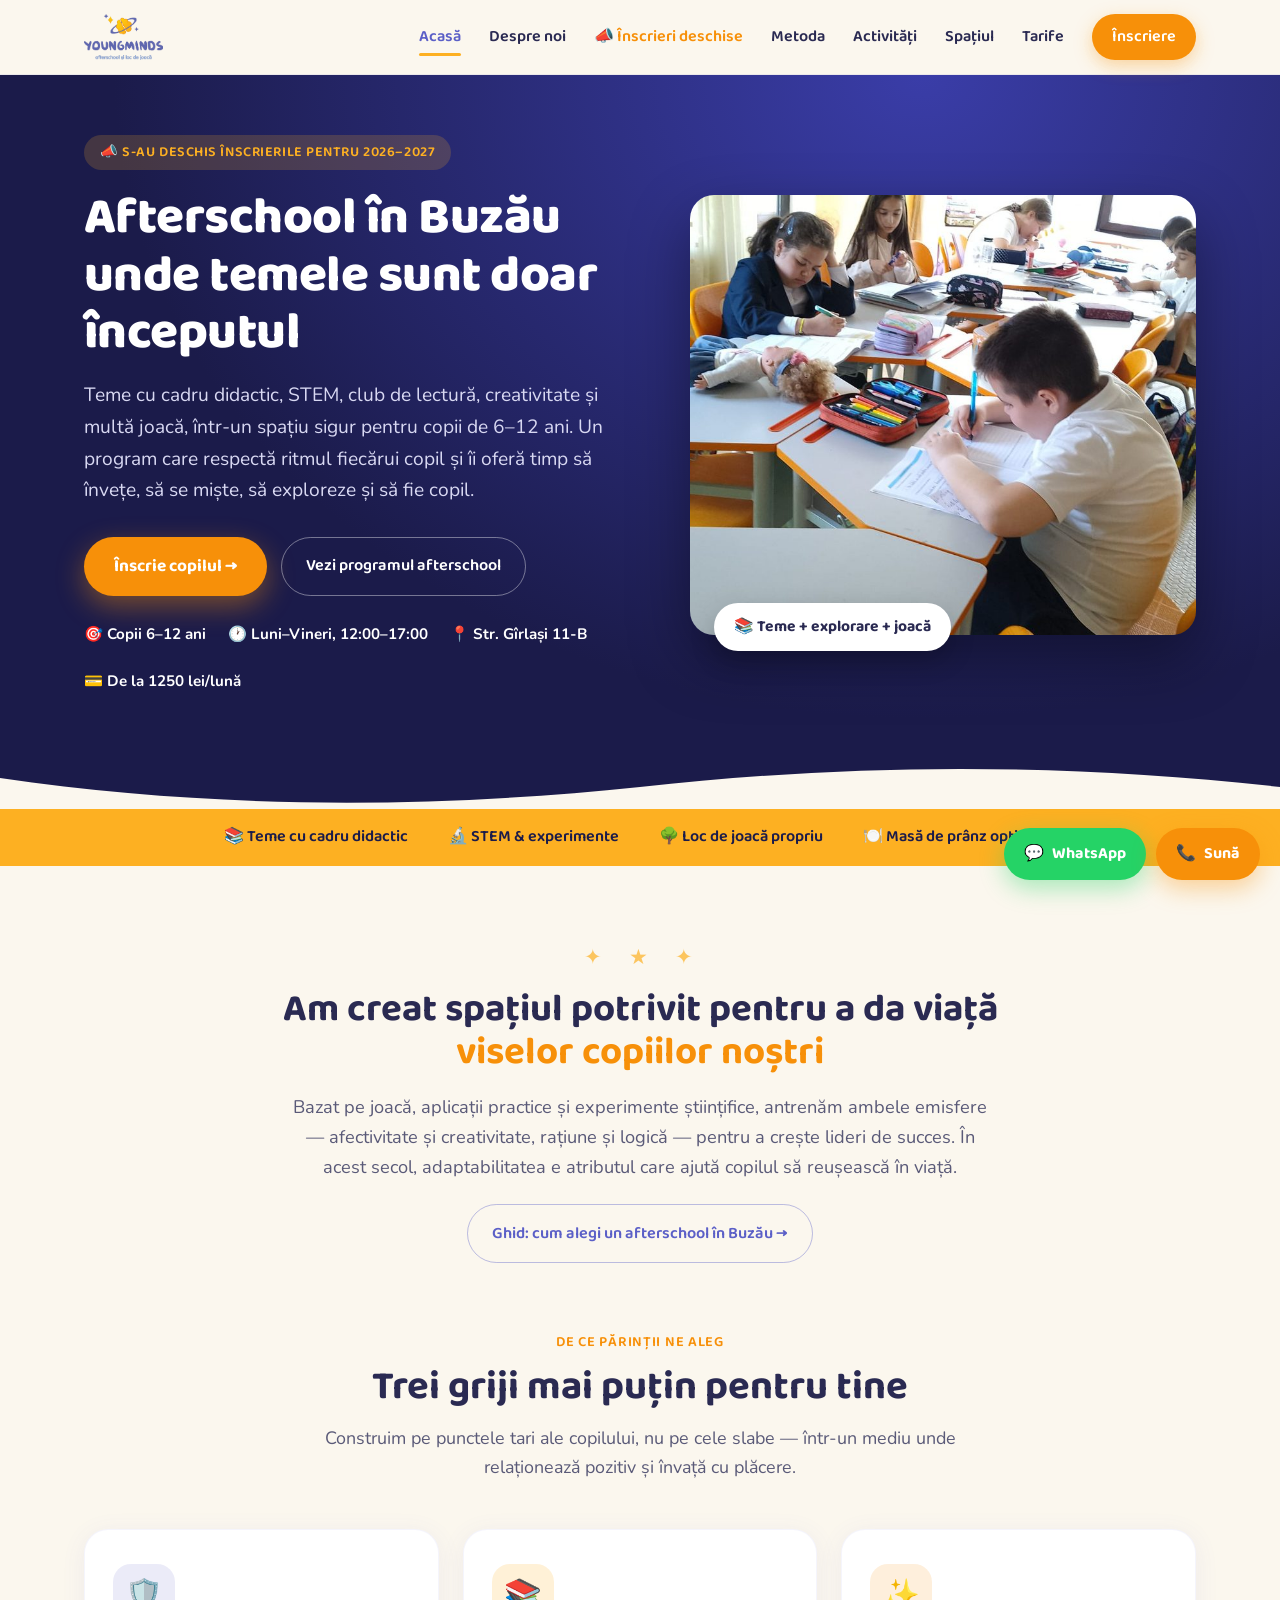
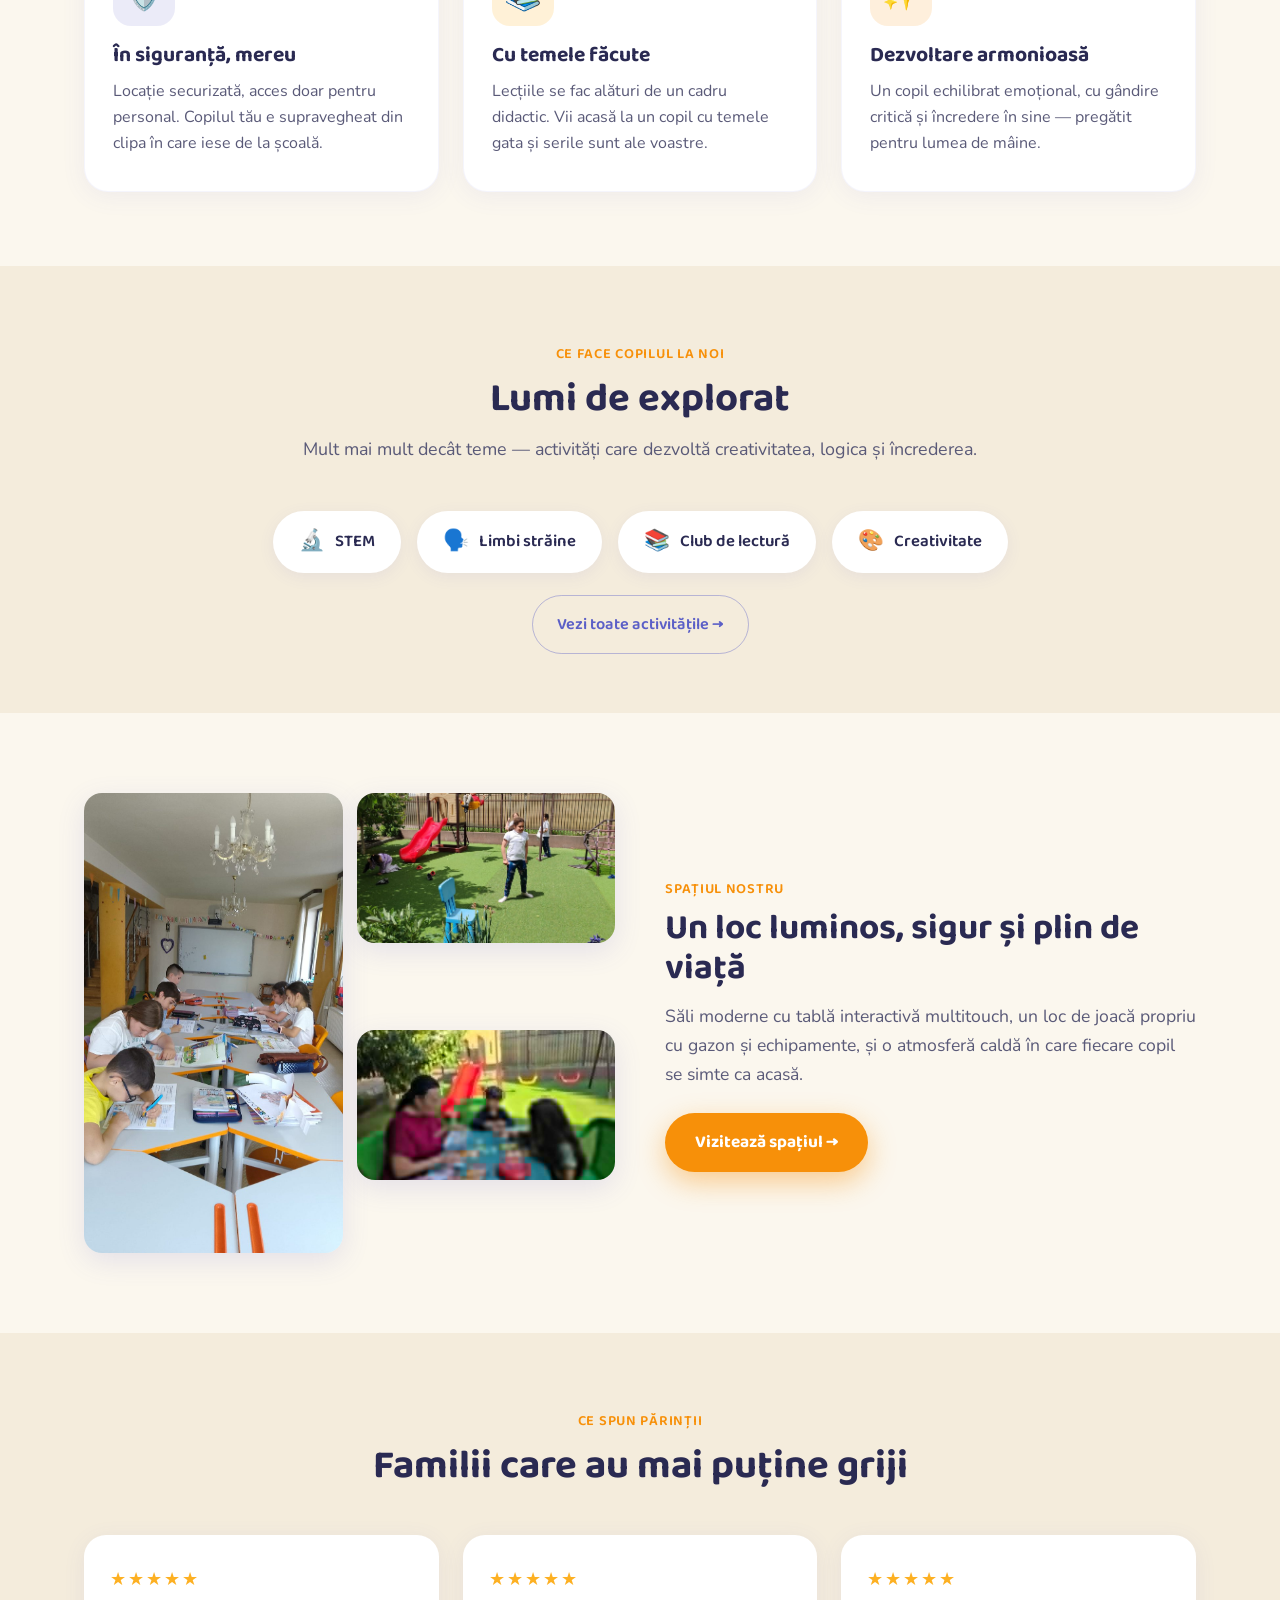
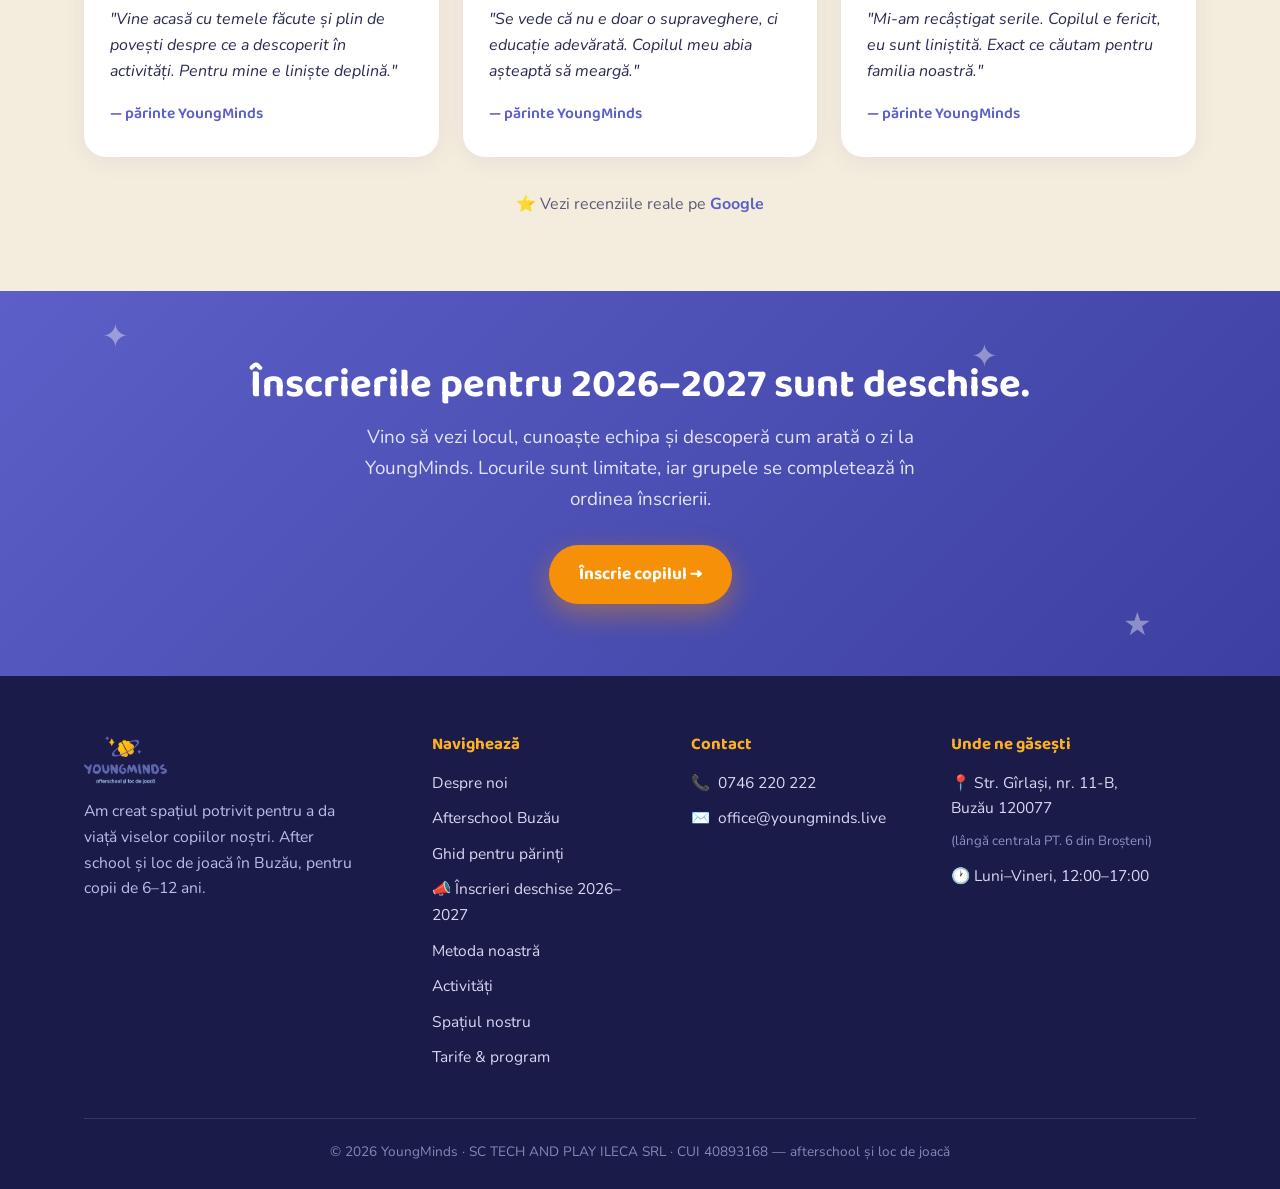
<file: index.html>
<!DOCTYPE html>
<html lang="ro">
<head>
<!-- Google tag (gtag.js) -->
<script async src="https://www.googletagmanager.com/gtag/js?id=G-8RMYH10H6Z"></script>
<script>
  window.dataLayer = window.dataLayer || [];
  function gtag(){dataLayer.push(arguments);}
  gtag('js', new Date());
  gtag('config', 'G-8RMYH10H6Z');
</script>
<!-- Vercel Web Analytics -->
<script defer src="https://cdn.vercel-insights.com/v1/script.js"></script>
<meta charset="UTF-8">
<meta name="viewport" content="width=device-width, initial-scale=1.0">
<title>Afterschool Buzău | Teme, STEM și Joacă | YoungMinds</title>
<meta name="description" content="Afterschool în Buzău pentru copii 6–12 ani: teme cu cadru didactic, STEM, club de lectură, creativitate și multă joacă. Înscrieri deschise 2026–2027, de la 1250 lei/lună.">
<meta name="robots" content="index,follow,max-image-preview:large,max-snippet:-1,max-video-preview:-1">
<link rel="canonical" href="https://www.youngminds.live/">
<meta property="og:locale" content="ro_RO">
<meta property="og:type" content="website">
<meta property="og:site_name" content="YoungMinds">
<meta property="og:title" content="Afterschool Buzău | Înscrieri deschise 2026–2027 | YoungMinds">
<meta property="og:description" content="S-au deschis înscrierile 2026–2027. Teme cu cadru didactic, STEM, club de lectură, creativitate și multă joacă pentru copii 6–12 ani în Buzău.">
<meta property="og:url" content="https://www.youngminds.live/">
<meta property="og:image" content="https://www.youngminds.live/img/study-group-1.jpg">
<meta property="og:image:alt" content="Copii învățând la YoungMinds, afterschool în Buzău">
<meta name="twitter:card" content="summary_large_image">
<meta name="twitter:title" content="Afterschool Buzău | Înscrieri deschise 2026–2027">
<meta name="twitter:description" content="S-au deschis înscrierile la YoungMinds: teme cu cadru didactic, STEM, lectură, creativitate și joacă pentru copii 6–12 ani în Buzău.">
<meta name="twitter:image" content="https://www.youngminds.live/img/study-group-1.jpg">
<script type="application/ld+json">
{
  "@context": "https://schema.org",
  "@graph": [
    {
      "@type": "WebSite",
      "@id": "https://www.youngminds.live/#website",
      "url": "https://www.youngminds.live/",
      "name": "YoungMinds",
      "inLanguage": "ro-RO"
    },
    {
      "@type": "LocalBusiness",
      "additionalType": "https://schema.org/EducationalOrganization",
      "@id": "https://www.youngminds.live/#youngminds",
      "name": "YoungMinds",
      "legalName": "SC TECH AND PLAY ILECA SRL",
      "description": "Afterschool în Buzău pentru copii 6–12 ani, cu sprijin la teme, STEM, club de lectură, activități creative și joacă.",
      "url": "https://www.youngminds.live/",
      "logo": "https://www.youngminds.live/img/logo.png",
      "image": "https://www.youngminds.live/img/study-group-1.jpg",
      "telephone": "+40746220222",
      "email": "office@youngminds.live",
      "priceRange": "de la 1250 lei/lună",
      "address": {
        "@type": "PostalAddress",
        "streetAddress": "Str. Gîrlași, nr. 11-B",
        "addressLocality": "Buzău",
        "postalCode": "120077",
        "addressCountry": "RO"
      },
      "areaServed": {
        "@type": "City",
        "name": "Buzău"
      },
      "openingHoursSpecification": {
        "@type": "OpeningHoursSpecification",
        "dayOfWeek": ["Monday", "Tuesday", "Wednesday", "Thursday", "Friday"],
        "opens": "12:00",
        "closes": "17:00"
      },
      "contactPoint": {
        "@type": "ContactPoint",
        "telephone": "+40746220222",
        "contactType": "customer service",
        "availableLanguage": ["ro"]
      },
      "makesOffer": {
        "@type": "Offer",
        "price": "1250",
        "priceCurrency": "RON",
        "url": "https://www.youngminds.live/tarife",
        "itemOffered": {
          "@type": "Service",
          "name": "Program Afterschool YoungMinds Buzău",
          "url": "https://www.youngminds.live/afterschool-buzau"
        }
      },
      "hasMap": "https://maps.app.goo.gl/a2NB99SR94k7szRo8",
      "sameAs": ["https://maps.app.goo.gl/a2NB99SR94k7szRo8"]
    }
  ]
}
</script>
<link rel="icon" type="image/png" href="img/logo.png">
<link rel="preconnect" href="https://fonts.googleapis.com">
<link rel="preconnect" href="https://fonts.gstatic.com" crossorigin>
<link href="https://fonts.googleapis.com/css2?family=Baloo+2:wght@500;600;700;800&family=Nunito:ital,wght@0,400;0,600;0,700;0,800;1,400&display=swap" rel="stylesheet">
<link rel="stylesheet" href="style.css">
</head>
<body>
<div class="float-cta">
  <a class="wa" href="https://wa.me/40746220222?text=Bun%C4%83%21%20A%C8%99%20vrea%20s%C4%83%20programez%20o%20vizit%C4%83%20la%20YoungMinds." target="_blank" rel="noopener">💬<span class="txt">WhatsApp</span></a>
  <a href="tel:+40746220222">📞<span class="txt">Sună</span></a>
</div>
<header class="site-header">
  <div class="wrap">
    <a class="brand" href="/"><img src="img/logo.png" alt="YoungMinds — afterschool și loc de joacă"></a>
    <button class="burger" aria-label="Meniu" onclick="document.querySelector('.site-nav').classList.toggle('open')"><span></span><span></span><span></span></button>
    <nav class="site-nav">
      <a href="/" class="active">Acasă</a>
      <a href="/despre-noi">Despre noi</a>
      <a href="/contact" style="color:var(--orange)">📣 Înscrieri deschise</a>
      <a href="/metoda">Metoda</a>
      <a href="/activitati">Activități</a>
      <a href="/spatiul">Spațiul</a>
      <a href="/tarife">Tarife</a>
      <a class="nav-cta" href="/contact">Înscriere</a>
    </nav>
  </div>
</header>

<section class="home-hero">
  <div class="stars"></div>
  <div class="wrap home-hero-grid">
    <div class="reveal in">
      <span class="eyebrow">📣 S-au deschis înscrierile pentru 2026–2027</span>
      <h1>Afterschool în Buzău unde temele sunt doar începutul</h1>
      <p class="lead">Teme cu cadru didactic, STEM, club de lectură, creativitate și multă joacă, într-un spațiu sigur pentru copii de 6–12 ani. Un program care respectă ritmul fiecărui copil și îi oferă timp să învețe, să se miște, să exploreze și să fie copil.</p>
      <div class="hero-cta">
        <a class="btn-primary" href="/contact">Înscrie copilul →</a>
        <a class="btn-ghost-light btn-ghost" href="/afterschool-buzau">Vezi programul afterschool</a>
      </div>
      <div class="hero-trust">
        <div>🎯 <b>Copii 6–12 ani</b></div>
        <div>🕐 <b>Luni–Vineri, 12:00–17:00</b></div>
        <div>📍 <b>Str. Gîrlași 11-B</b></div>
        <div>💳 <b>De la 1250 lei/lună</b></div>
      </div>
    </div>
    <div class="home-hero-photo reveal in">
      <img src="img/study-group-1.jpg" alt="Copii la afterschool YoungMinds în Buzău">
      <div class="photo-badge">📚 Teme + explorare + joacă</div>
    </div>
  </div>
  <svg class="wave" viewBox="0 0 1440 70" preserveAspectRatio="none" xmlns="http://www.w3.org/2000/svg"><path fill="#FBF7EE" d="M0,35 C240,70 480,70 720,45 C960,18 1200,18 1440,45 L1440,70 L0,70 Z"></path></svg>
</section>

<section class="home-strip">
  <div class="wrap">
    <span>📚 Teme cu cadru didactic</span>
    <span>🔬 STEM &amp; experimente</span>
    <span>🌳 Loc de joacă propriu</span>
    <span>🍽️ Masă de prânz opțională</span>
  </div>
</section>

<section class="home-mission">
  <div class="wrap reveal">
    <div class="mark">✦ &nbsp; ★ &nbsp; ✦</div>
    <h2>Am creat spațiul potrivit pentru a da viață <span class="em">viselor copiilor noștri</span></h2>
    <p>Bazat pe joacă, aplicații practice și experimente științifice, antrenăm ambele emisfere — afectivitate și creativitate, rațiune și logică — pentru a crește lideri de succes. În acest secol, adaptabilitatea e atributul care ajută copilul să reușească în viață.</p>
    <div class="center-cta"><a class="btn-ghost" href="/ghid-afterschool-buzau">Ghid: cum alegi un afterschool în Buzău →</a></div>
  </div>
</section>

<section class="home-benefits">
  <div class="wrap">
    <div class="sec-head reveal">
      <span class="tag">De ce părinții ne aleg</span>
      <h2>Trei griji mai puțin pentru tine</h2>
      <p>Construim pe punctele tari ale copilului, nu pe cele slabe — într-un mediu unde relaționează pozitiv și învață cu plăcere.</p>
    </div>
    <div class="grid-3">
      <div class="ben-card reveal"><div class="ic ic-blue">🛡️</div><h3>În siguranță, mereu</h3><p>Locație securizată, acces doar pentru personal. Copilul tău e supravegheat din clipa în care iese de la școală.</p></div>
      <div class="ben-card reveal"><div class="ic ic-gold">📚</div><h3>Cu temele făcute</h3><p>Lecțiile se fac alături de un cadru didactic. Vii acasă la un copil cu temele gata și serile sunt ale voastre.</p></div>
      <div class="ben-card reveal"><div class="ic ic-orange">✨</div><h3>Dezvoltare armonioasă</h3><p>Un copil echilibrat emoțional, cu gândire critică și încredere în sine — pregătit pentru lumea de mâine.</p></div>
    </div>
  </div>
</section>

<section class="home-activities">
  <div class="wrap">
    <div class="sec-head reveal">
      <span class="tag">Ce face copilul la noi</span>
      <h2>Lumi de explorat</h2>
      <p>Mult mai mult decât teme — activități care dezvoltă creativitatea, logica și încrederea.</p>
    </div>
    <div class="act-mini-grid">
      <a href="/activitati" class="act-mini reveal"><span>🔬</span>STEM</a>
      <a href="/activitati" class="act-mini reveal"><span>🗣️</span>Limbi străine</a>
      <a href="/activitati" class="act-mini reveal"><span>📚</span>Club de lectură</a>
      <a href="/activitati" class="act-mini reveal"><span>🎨</span>Creativitate</a>
    </div>
    <div class="center-cta reveal"><a class="btn-ghost" href="/activitati">Vezi toate activitățile →</a></div>
  </div>
</section>

<section class="home-gallery-cta">
  <div class="wrap">
    <div class="gallery-split">
      <div class="gallery-photos reveal">
        <img src="img/study-room-wide.jpg" alt="Sala de studiu YoungMinds afterschool Buzău" class="g1">
        <img src="img/playground-wide.jpg" alt="Loc de joacă YoungMinds Buzău" class="g2">
        <img src="img/study-boy-fish-art.jpg" alt="Activități creative pentru copii la YoungMinds" class="g3">
      </div>
      <div class="gallery-text reveal">
        <span class="tag">Spațiul nostru</span>
        <h2>Un loc luminos, sigur și plin de viață</h2>
        <p>Săli moderne cu tablă interactivă multitouch, un loc de joacă propriu cu gazon și echipamente, și o atmosferă caldă în care fiecare copil se simte ca acasă.</p>
        <a class="btn-primary" href="/spatiul">Vizitează spațiul →</a>
      </div>
    </div>
  </div>
</section>

<section class="home-proof">
  <div class="wrap">
    <div class="sec-head reveal">
      <span class="tag">Ce spun părinții</span>
      <h2>Familii care au mai puține griji</h2>
    </div>
    <div class="grid-3">
      <div class="quote reveal"><div class="qstars">★★★★★</div><p>"Vine acasă cu temele făcute și plin de povești despre ce a descoperit în activități. Pentru mine e liniște deplină."</p><span class="who">— părinte YoungMinds</span></div>
      <div class="quote reveal"><div class="qstars">★★★★★</div><p>"Se vede că nu e doar o supraveghere, ci educație adevărată. Copilul meu abia așteaptă să meargă."</p><span class="who">— părinte YoungMinds</span></div>
      <div class="quote reveal"><div class="qstars">★★★★★</div><p>"Mi-am recâștigat serile. Copilul e fericit, eu sunt liniștită. Exact ce căutam pentru familia noastră."</p><span class="who">— părinte YoungMinds</span></div>
    </div>
    <p class="proof-note reveal">⭐ Vezi recenziile reale pe <a href="https://maps.app.goo.gl/a2NB99SR94k7szRo8" id="gbp" target="_blank" rel="noopener">Google</a></p>
  </div>
</section>

<section class="cta-band">
  <span class="spark" style="top:20px;left:8%">✦</span><span class="spark" style="bottom:24px;right:10%">★</span><span class="spark" style="top:40px;right:22%">✦</span>
  <div class="wrap reveal">
    <h2>Înscrierile pentru 2026–2027 sunt deschise.</h2>
    <p>Vino să vezi locul, cunoaște echipa și descoperă cum arată o zi la YoungMinds. Locurile sunt limitate, iar grupele se completează în ordinea înscrierii.</p>
    <a class="btn-primary" href="/contact">Înscrie copilul →</a>
  </div>
</section>
<footer class="site-footer">
  <div class="wrap">
    <div class="footer-grid">
      <div>
        <img class="flogo" src="img/logo.png" alt="YoungMinds afterschool Buzău">
        <p class="tagline">Am creat spațiul potrivit pentru a da viață viselor copiilor noștri. After school și loc de joacă în Buzău, pentru copii de 6–12 ani.</p>
      </div>
      <div>
        <h4>Navighează</h4>
        <ul>
          <li><a href="/despre-noi">Despre noi</a></li>
          <li><a href="/afterschool-buzau">Afterschool Buzău</a></li>
          <li><a href="/ghid-afterschool-buzau">Ghid pentru părinți</a></li>
          <li><a href="/contact">📣 Înscrieri deschise 2026–2027</a></li>
          <li><a href="/metoda">Metoda noastră</a></li>
          <li><a href="/activitati">Activități</a></li>
          <li><a href="/spatiul">Spațiul nostru</a></li>
          <li><a href="/tarife">Tarife &amp; program</a></li>
        </ul>
      </div>
      <div>
        <h4>Contact</h4>
        <ul>
          <li>📞 <a href="tel:+40746220222">0746 220 222</a></li>
          <li>✉️ <a href="mailto:office@youngminds.live">office@youngminds.live</a></li>
        </ul>
      </div>
      <div>
        <h4>Unde ne găsești</h4>
        <ul>
          <li>📍 Str. Gîrlași, nr. 11-B,<br>Buzău 120077</li>
          <li><span class="sub">(lângă centrala PT. 6 din Broșteni)</span></li>
          <li>🕐 Luni–Vineri, 12:00–17:00</li>
        </ul>
      </div>
    </div>
    <div class="footer-bottom">© 2026 YoungMinds · SC TECH AND PLAY ILECA SRL · CUI 40893168 — afterschool și loc de joacă</div>
  </div>
</footer>
<script>
// reveal on scroll
const io=new IntersectionObserver((es)=>{es.forEach(e=>{if(e.isIntersecting){e.target.classList.add('in');io.unobserve(e.target)}})},{threshold:.12});
document.querySelectorAll('.reveal').forEach(el=>io.observe(el));
// stars
document.querySelectorAll('.stars').forEach(c=>{for(let i=0;i<30;i++){const s=document.createElement('span');const sz=Math.random()*2.5+1;s.style.width=sz+'px';s.style.height=sz+'px';s.style.left=Math.random()*100+'%';s.style.top=Math.random()*100+'%';s.style.animationDelay=(Math.random()*3)+'s';c.appendChild(s)}});
</script>

</body>
</html>
</file>
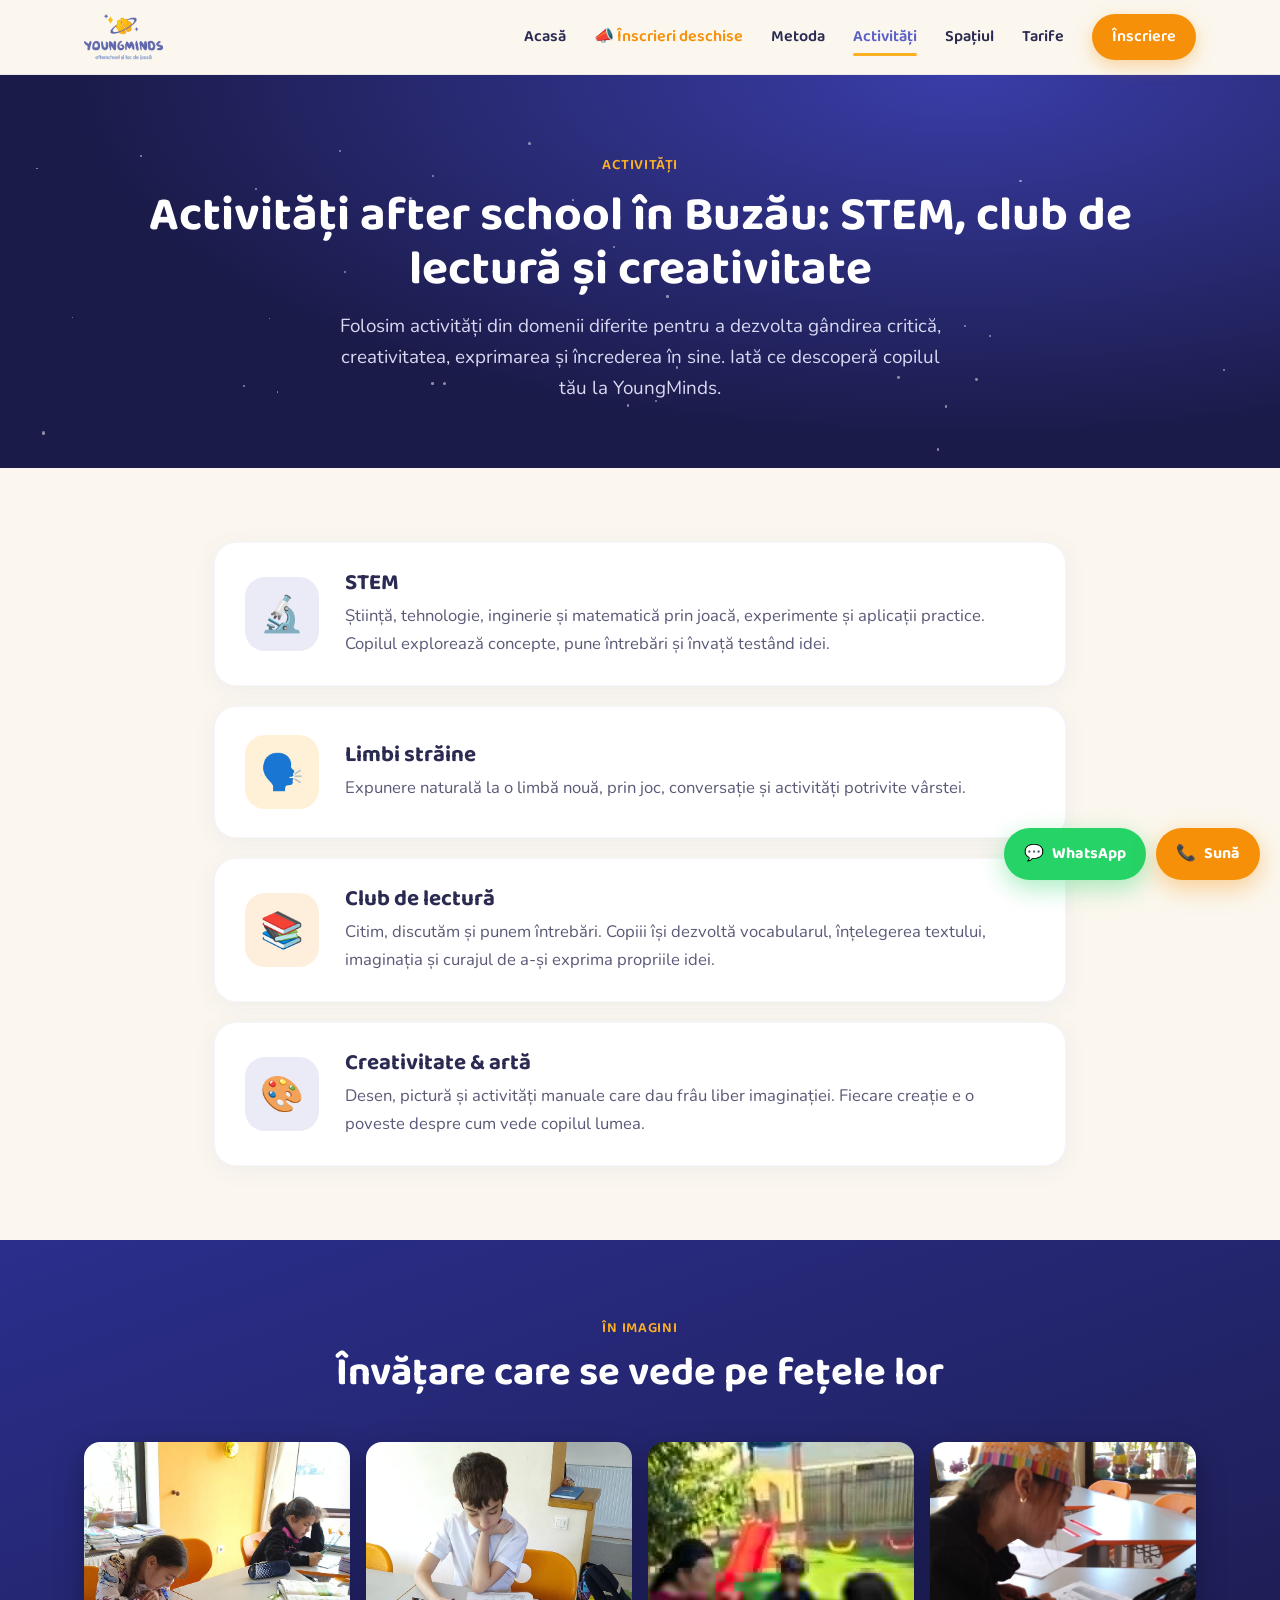
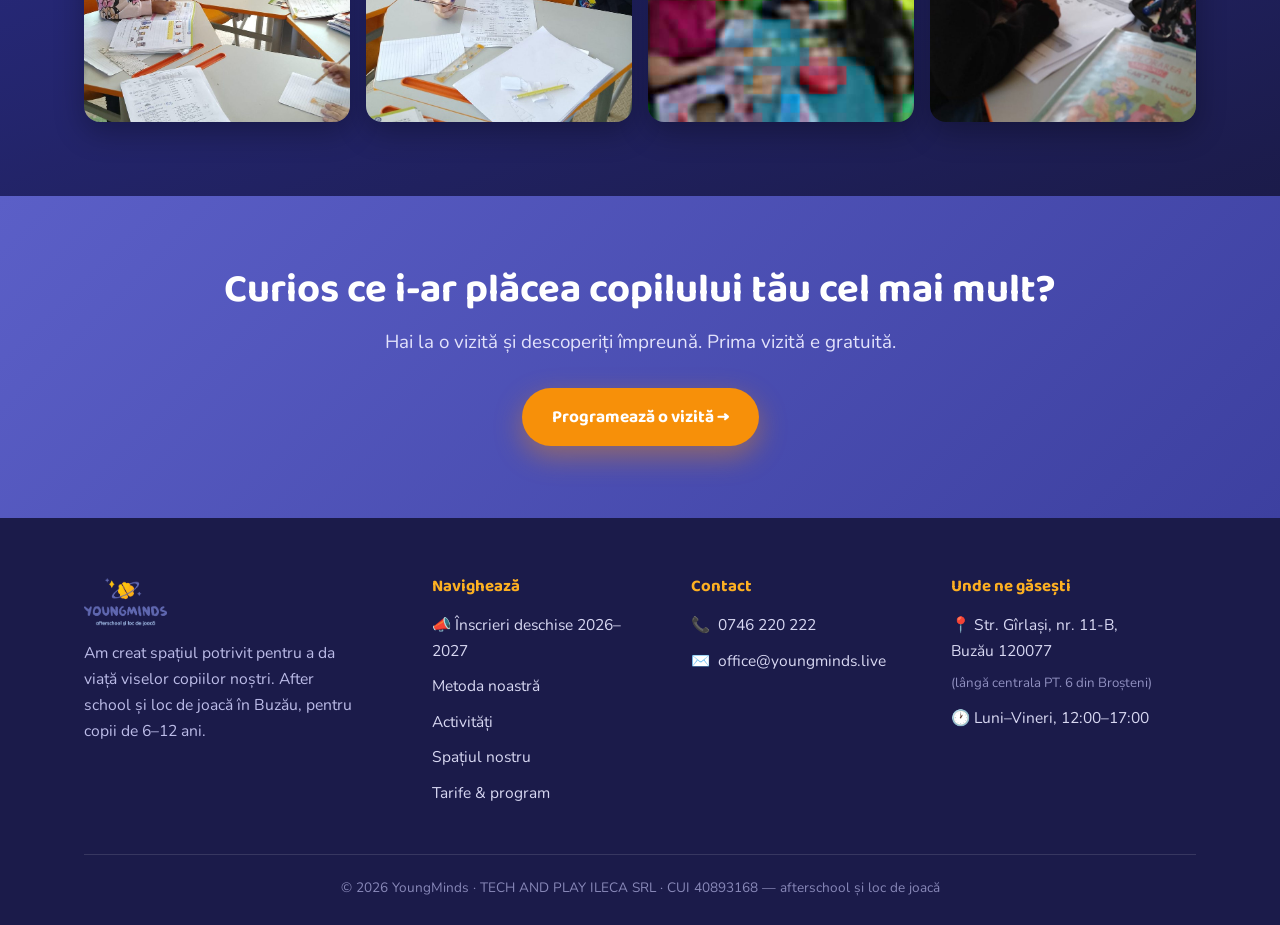
<file: activitati.html>
<!DOCTYPE html>
<html lang="ro">
<head>
<!-- Google tag (gtag.js) -->
<script async src="https://www.googletagmanager.com/gtag/js?id=G-8RMYH10H6Z"></script>
<script>
  window.dataLayer = window.dataLayer || [];
  function gtag(){dataLayer.push(arguments);}
  gtag('js', new Date());
  gtag('config', 'G-8RMYH10H6Z');
</script>
<!-- Vercel Web Analytics -->
<script defer src="https://cdn.vercel-insights.com/v1/script.js"></script>
<meta charset="UTF-8">
<meta name="viewport" content="width=device-width, initial-scale=1.0">
<title>Activități After School Buzău | STEM & Club de lectură | YoungMinds</title>
<meta name="description" content="Activități after school în Buzău pentru copii 6–12 ani: STEM, club de lectură, limbi străine, artă și creativitate la YoungMinds.">
<meta name="robots" content="index,follow,max-image-preview:large,max-snippet:-1,max-video-preview:-1">
<link rel="canonical" href="https://www.youngminds.live/activitati">
<meta property="og:locale" content="ro_RO">
<meta property="og:type" content="website">
<meta property="og:site_name" content="YoungMinds">
<meta property="og:title" content="Activități After School Buzău | STEM & Club de lectură | YoungMinds">
<meta property="og:description" content="STEM, club de lectură, limbi străine și activități creative pentru copii la YoungMinds Buzău.">
<meta property="og:url" content="https://www.youngminds.live/activitati">
<meta property="og:image" content="https://www.youngminds.live/img/study-boy-fish-art.jpg">
<meta name="twitter:card" content="summary_large_image">
<meta name="twitter:title" content="Activități After School Buzău | YoungMinds">
<meta name="twitter:description" content="STEM, club de lectură, limbi străine și creativitate pentru copii 6–12 ani în Buzău.">
<meta name="twitter:image" content="https://www.youngminds.live/img/study-boy-fish-art.jpg">
<script type="application/ld+json">
{
  "@context": "https://schema.org",
  "@type": "BreadcrumbList",
  "itemListElement": [
    {"@type":"ListItem","position":1,"name":"Acasă","item":"https://www.youngminds.live/"},
    {"@type":"ListItem","position":2,"name":"Activități","item":"https://www.youngminds.live/activitati"}
  ]
}
</script>
<link rel="icon" type="image/png" href="img/logo.png">
<link rel="preconnect" href="https://fonts.googleapis.com">
<link rel="preconnect" href="https://fonts.gstatic.com" crossorigin>
<link href="https://fonts.googleapis.com/css2?family=Baloo+2:wght@500;600;700;800&family=Nunito:ital,wght@0,400;0,600;0,700;0,800;1,400&display=swap" rel="stylesheet">
<link rel="stylesheet" href="style.css">
</head>
<body>
<div class="float-cta">
  <a class="wa" href="https://wa.me/40746220222?text=Bun%C4%83%21%20A%C8%99%20vrea%20s%C4%83%20programez%20o%20vizit%C4%83%20la%20YoungMinds." target="_blank" rel="noopener">💬<span class="txt">WhatsApp</span></a>
  <a href="tel:+40746220222">📞<span class="txt">Sună</span></a>
</div>
<header class="site-header">
  <div class="wrap">
    <a class="brand" href="index.html"><img src="img/logo.png" alt="YoungMinds — afterschool și loc de joacă"></a>
    <button class="burger" aria-label="Meniu" onclick="document.querySelector('.site-nav').classList.toggle('open')"><span></span><span></span><span></span></button>
    <nav class="site-nav">
      <a href="index.html">Acasă</a>
      <a href="contact.html" style="color:var(--orange)">📣 Înscrieri deschise</a>
      <a href="metoda.html">Metoda</a>
      <a href="activitati.html" class="active">Activități</a>
      <a href="spatiul.html">Spațiul</a>
      <a href="tarife.html">Tarife</a>
      <a class="nav-cta" href="contact.html">Înscriere</a>
    </nav>
  </div>
</header>

<section class="page-hero"><div class="stars"></div>
  <div class="wrap"><div class="crumb">Activități</div>
  <h1>Activități after school în Buzău: STEM, club de lectură și creativitate</h1>
  <p>Folosim activități din domenii diferite pentru a dezvolta gândirea critică, creativitatea, exprimarea și încrederea în sine. Iată ce descoperă copilul tău la YoungMinds.</p></div>
</section>

<section class="sec-pad">
  <div class="wrap act-list">
    <div class="act-full reveal">
      <div class="act-icon ic-blue">🔬</div>
      <div class="act-body"><h3>STEM</h3><p>Știință, tehnologie, inginerie și matematică prin joacă, experimente și aplicații practice. Copilul explorează concepte, pune întrebări și învață testând idei.</p></div>
    </div>
    <div class="act-full reveal">
      <div class="act-icon ic-gold">🗣️</div>
      <div class="act-body"><h3>Limbi străine</h3><p>Expunere naturală la o limbă nouă, prin joc, conversație și activități potrivite vârstei.</p></div>
    </div>
    <div class="act-full reveal">
      <div class="act-icon ic-orange">📚</div>
      <div class="act-body"><h3>Club de lectură</h3><p>Citim, discutăm și punem întrebări. Copiii își dezvoltă vocabularul, înțelegerea textului, imaginația și curajul de a-și exprima propriile idei.</p></div>
    </div>
    <div class="act-full reveal">
      <div class="act-icon ic-blue">🎨</div>
      <div class="act-body"><h3>Creativitate &amp; artă</h3><p>Desen, pictură și activități manuale care dau frâu liber imaginației. Fiecare creație e o poveste despre cum vede copilul lumea.</p></div>
    </div>
  </div>
</section>

<section class="act-gallery-band">
  <div class="wrap">
    <div class="sec-head light reveal"><span class="tag">În imagini</span><h2>Învățare care se vede pe fețele lor</h2></div>
    <div class="photo-row reveal">
      <img src="img/study-boy-pencils.jpg" alt="Copil la activități after school YoungMinds Buzău">
      <img src="img/study-girls-yellow.jpg" alt="Copii studiind la YoungMinds Buzău">
      <img src="img/study-boy-fish-art.jpg" alt="Activitate artistică pentru copii la YoungMinds">
      <img src="img/study-girl-crown.jpg" alt="Activitate creativă after school în Buzău">
    </div>
  </div>
</section>

<section class="cta-band">
  <div class="wrap reveal"><h2>Curios ce i-ar plăcea copilului tău cel mai mult?</h2><p>Hai la o vizită și descoperiți împreună. Prima vizită e gratuită.</p><a class="btn-primary" href="contact.html">Programează o vizită →</a></div>
</section>
<footer class="site-footer">
  <div class="wrap">
    <div class="footer-grid">
      <div>
        <img class="flogo" src="img/logo.png" alt="YoungMinds after school Buzău">
        <p class="tagline">Am creat spațiul potrivit pentru a da viață viselor copiilor noștri. After school și loc de joacă în Buzău, pentru copii de 6–12 ani.</p>
      </div>
      <div>
        <h4>Navighează</h4>
        <ul>
          <li><a href="contact.html">📣 Înscrieri deschise 2026–2027</a></li>
          <li><a href="metoda.html">Metoda noastră</a></li>
          <li><a href="activitati.html">Activități</a></li>
          <li><a href="spatiul.html">Spațiul nostru</a></li>
          <li><a href="tarife.html">Tarife &amp; program</a></li>
        </ul>
      </div>
      <div>
        <h4>Contact</h4>
        <ul>
          <li>📞 <a href="tel:+40746220222">0746 220 222</a></li>
          <li>✉️ <a href="mailto:office@youngminds.live">office@youngminds.live</a></li>
        </ul>
      </div>
      <div>
        <h4>Unde ne găsești</h4>
        <ul>
          <li>📍 Str. Gîrlași, nr. 11-B,<br>Buzău 120077</li>
          <li><span class="sub">(lângă centrala PT. 6 din Broșteni)</span></li>
          <li>🕐 Luni–Vineri, 12:00–17:00</li>
        </ul>
      </div>
    </div>
    <div class="footer-bottom">© 2026 YoungMinds · TECH AND PLAY ILECA SRL · CUI 40893168 — afterschool și loc de joacă</div>
  </div>
</footer>
<script>
// reveal on scroll
const io=new IntersectionObserver((es)=>{es.forEach(e=>{if(e.isIntersecting){e.target.classList.add('in');io.unobserve(e.target)}})},{threshold:.12});
document.querySelectorAll('.reveal').forEach(el=>io.observe(el));
// stars
document.querySelectorAll('.stars').forEach(c=>{for(let i=0;i<30;i++){const s=document.createElement('span');const sz=Math.random()*2.5+1;s.style.width=sz+'px';s.style.height=sz+'px';s.style.left=Math.random()*100+'%';s.style.top=Math.random()*100+'%';s.style.animationDelay=(Math.random()*3)+'s';c.appendChild(s)}});
</script>

</body>
</html>
</file>
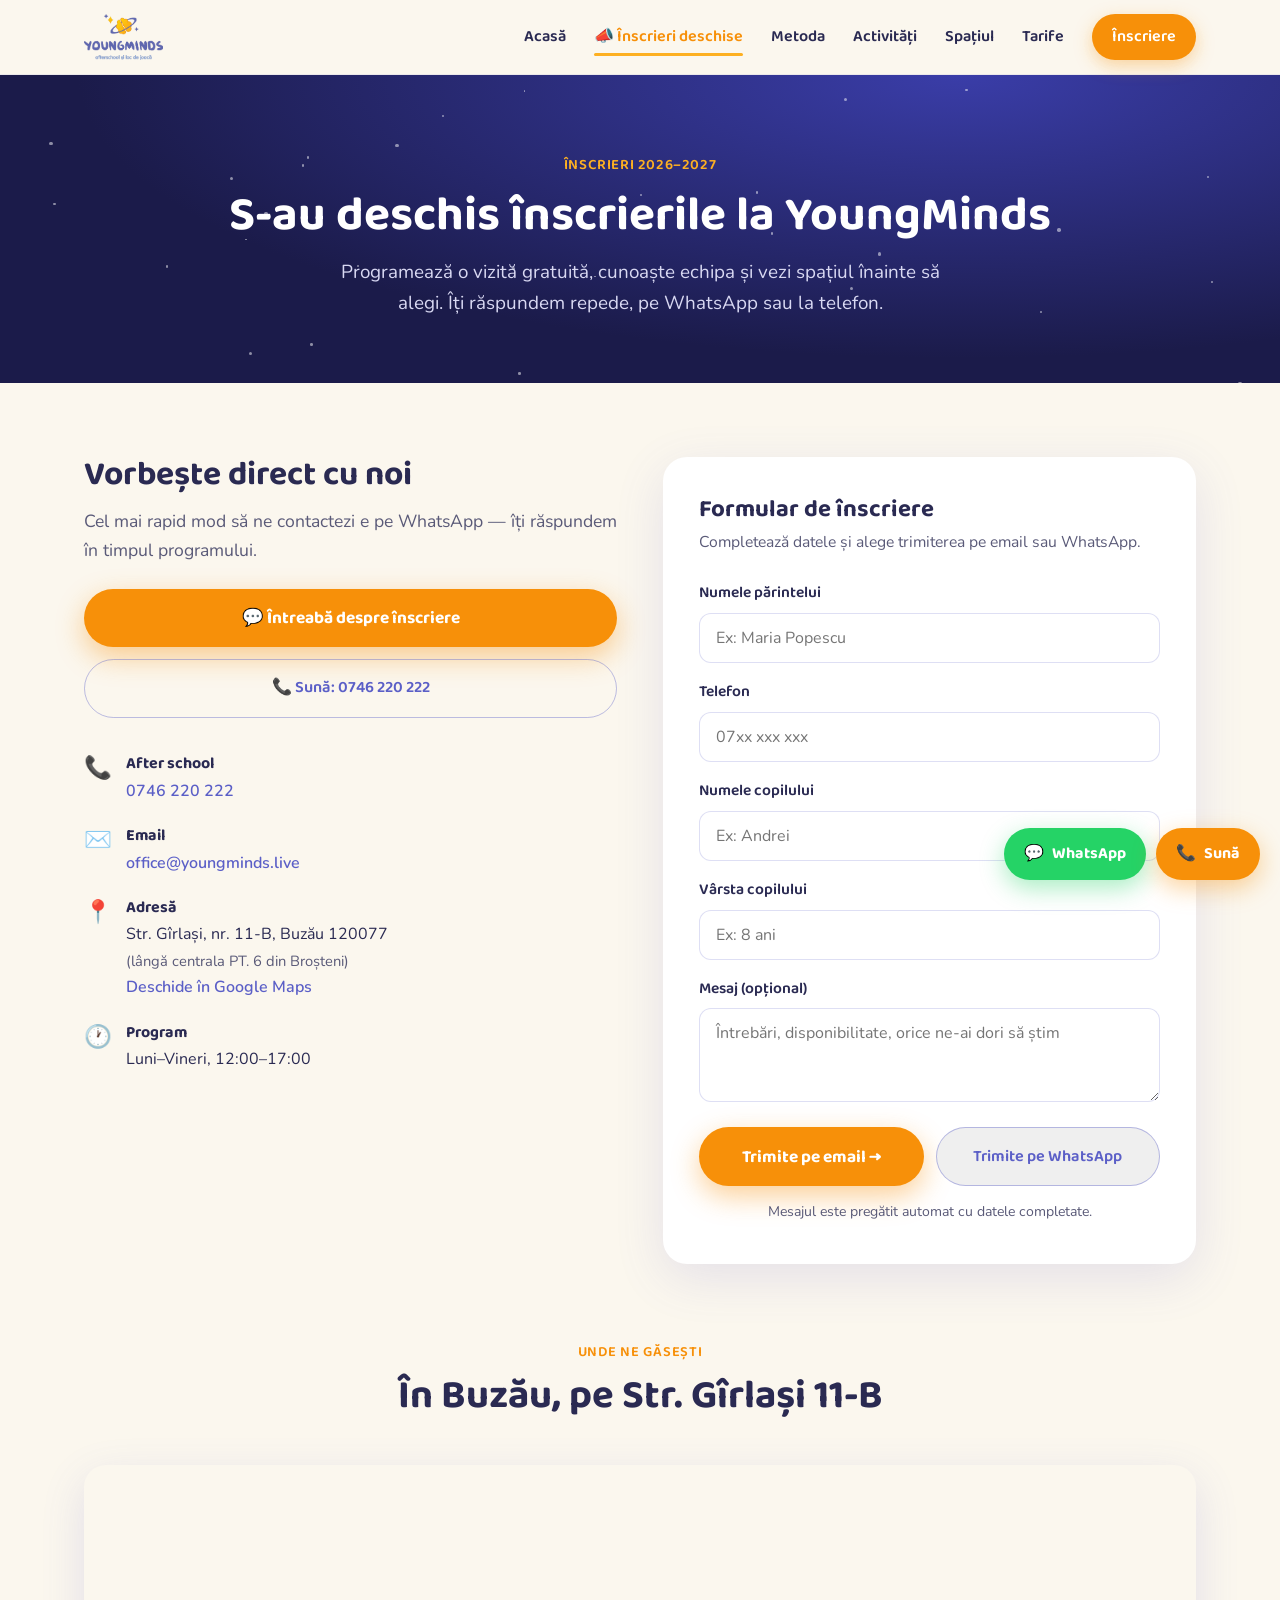
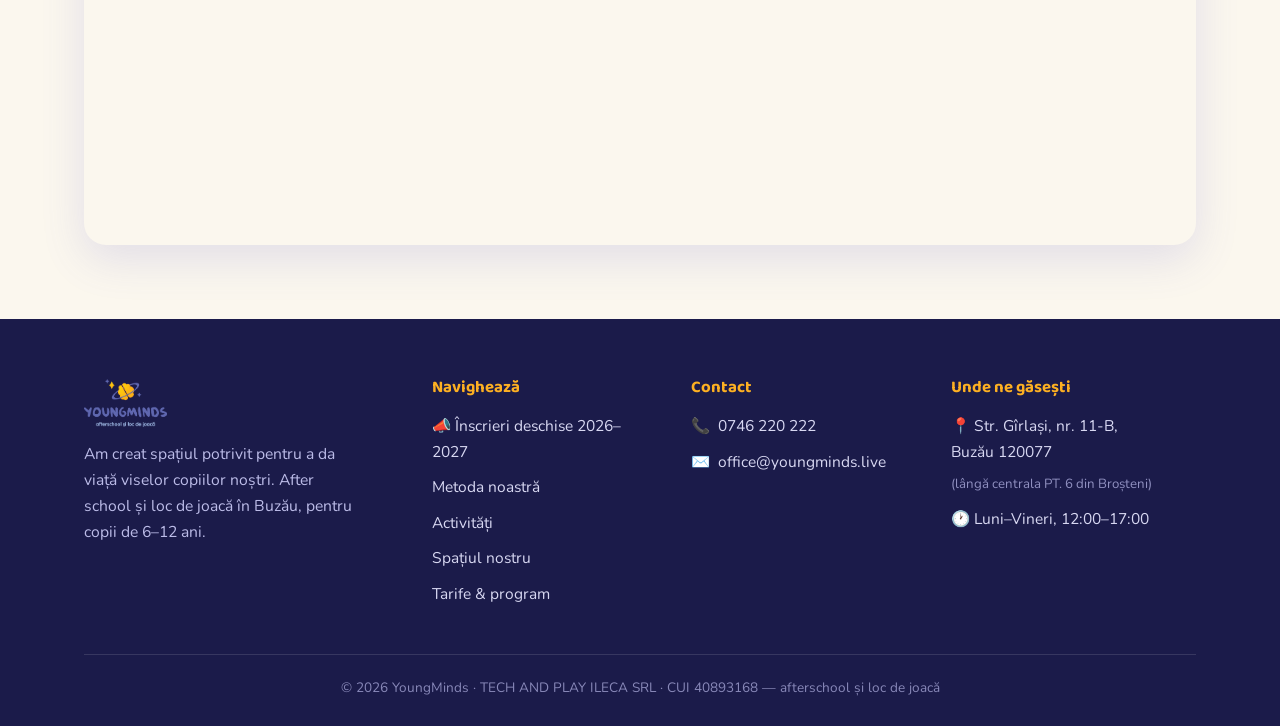
<file: contact.html>
<!DOCTYPE html>
<html lang="ro">
<head>
<!-- Google tag (gtag.js) -->
<script async src="https://www.googletagmanager.com/gtag/js?id=G-8RMYH10H6Z"></script>
<script>
  window.dataLayer = window.dataLayer || [];
  function gtag(){dataLayer.push(arguments);}
  gtag('js', new Date());
  gtag('config', 'G-8RMYH10H6Z');
</script>
<!-- Vercel Web Analytics -->
<script defer src="https://cdn.vercel-insights.com/v1/script.js"></script>
<meta charset="UTF-8">
<meta name="viewport" content="width=device-width, initial-scale=1.0">
<title>Înscrieri After School Buzău 2026–2027 | YoungMinds</title>
<meta name="description" content="S-au deschis înscrierile 2026–2027 la YoungMinds, after school în Buzău. Programează o vizită: Str. Gîrlași 11-B, telefon 0746 220 222 sau WhatsApp.">
<meta name="robots" content="index,follow,max-image-preview:large,max-snippet:-1,max-video-preview:-1">
<link rel="canonical" href="https://www.youngminds.live/contact">
<meta property="og:locale" content="ro_RO">
<meta property="og:type" content="website">
<meta property="og:site_name" content="YoungMinds">
<meta property="og:title" content="Înscrieri After School Buzău 2026–2027 | YoungMinds">
<meta property="og:description" content="S-au deschis înscrierile la YoungMinds Buzău. Programează o vizită și află dacă programul nostru se potrivește copilului tău.">
<meta property="og:url" content="https://www.youngminds.live/contact">
<meta property="og:image" content="https://www.youngminds.live/img/playground-wide.jpg">
<meta name="twitter:card" content="summary_large_image">
<meta name="twitter:title" content="Înscrieri After School Buzău 2026–2027 | YoungMinds">
<meta name="twitter:description" content="Adresă, telefon, WhatsApp și formular de înscriere YoungMinds Buzău.">
<meta name="twitter:image" content="https://www.youngminds.live/img/playground-wide.jpg">
<script type="application/ld+json">
{
  "@context": "https://schema.org",
  "@type": "BreadcrumbList",
  "itemListElement": [
    {"@type":"ListItem","position":1,"name":"Acasă","item":"https://www.youngminds.live/"},
    {"@type":"ListItem","position":2,"name":"Înscrieri","item":"https://www.youngminds.live/contact"}
  ]
}
</script>
<link rel="icon" type="image/png" href="img/logo.png">
<link rel="preconnect" href="https://fonts.googleapis.com">
<link rel="preconnect" href="https://fonts.gstatic.com" crossorigin>
<link href="https://fonts.googleapis.com/css2?family=Baloo+2:wght@500;600;700;800&family=Nunito:ital,wght@0,400;0,600;0,700;0,800;1,400&display=swap" rel="stylesheet">
<link rel="stylesheet" href="style.css">
</head>
<body>
<div class="float-cta">
  <a class="wa" href="https://wa.me/40746220222?text=Bun%C4%83%21%20A%C8%99%20vrea%20s%C4%83%20programez%20o%20vizit%C4%83%20la%20YoungMinds." target="_blank" rel="noopener">💬<span class="txt">WhatsApp</span></a>
  <a href="tel:+40746220222">📞<span class="txt">Sună</span></a>
</div>
<header class="site-header">
  <div class="wrap">
    <a class="brand" href="index.html"><img src="img/logo.png" alt="YoungMinds — afterschool și loc de joacă"></a>
    <button class="burger" aria-label="Meniu" onclick="document.querySelector('.site-nav').classList.toggle('open')"><span></span><span></span><span></span></button>
    <nav class="site-nav">
      <a href="index.html">Acasă</a>
      <a href="contact.html" class="active" style="color:var(--orange)">📣 Înscrieri deschise</a>
      <a href="metoda.html">Metoda</a>
      <a href="activitati.html">Activități</a>
      <a href="spatiul.html">Spațiul</a>
      <a href="tarife.html">Tarife</a>
      <a class="nav-cta" href="contact.html">Înscriere</a>
    </nav>
  </div>
</header>

<section class="page-hero"><div class="stars"></div>
  <div class="wrap"><div class="crumb">Înscrieri 2026–2027</div>
  <h1>S-au deschis înscrierile la YoungMinds</h1>
  <p>Programează o vizită gratuită, cunoaște echipa și vezi spațiul înainte să alegi. Îți răspundem repede, pe WhatsApp sau la telefon.</p></div>
</section>

<section class="sec-pad">
  <div class="wrap contact-grid">
    <div class="contact-info reveal">
      <h2>Vorbește direct cu noi</h2>
      <p class="ci-lead">Cel mai rapid mod să ne contactezi e pe WhatsApp — îți răspundem în timpul programului.</p>
      <div class="contact-actions">
        <a class="btn-primary" href="https://wa.me/40746220222?text=Bun%C4%83%21%20A%C8%99%20vrea%20s%C4%83%20%C3%AEnscriu%20copilul%20la%20YoungMinds%20pentru%20anul%20%C8%99colar%202026-2027." target="_blank" rel="noopener">💬 Întreabă despre înscriere</a>
        <a class="btn-ghost" href="tel:+40746220222">📞 Sună: 0746 220 222</a>
      </div>
      <div class="contact-details">
        <div class="cd-row"><span class="cd-ic">📞</span><div><strong>After school</strong><br><a href="tel:+40746220222">0746 220 222</a></div></div>
        <div class="cd-row"><span class="cd-ic">✉️</span><div><strong>Email</strong><br><a href="mailto:office@youngminds.live">office@youngminds.live</a></div></div>
        <div class="cd-row"><span class="cd-ic">📍</span><div><strong>Adresă</strong><br>Str. Gîrlași, nr. 11-B, Buzău 120077<br><span class="muted">(lângă centrala PT. 6 din Broșteni)</span><br><a href="https://maps.app.goo.gl/a2NB99SR94k7szRo8" target="_blank" rel="noopener">Deschide în Google Maps</a></div></div>
        <div class="cd-row"><span class="cd-ic">🕐</span><div><strong>Program</strong><br>Luni–Vineri, 12:00–17:00</div></div>
      </div>
    </div>
    <div class="contact-form-card reveal">
      <h3>Formular de înscriere</h3>
      <p class="form-note">Completează datele și alege trimiterea pe email sau WhatsApp.</p>
      <form id="ymForm" onsubmit="return ymSubmitEmail(event)">
        <label>Numele părintelui<input type="text" name="nume" required placeholder="Ex: Maria Popescu"></label>
        <label>Telefon<input type="tel" name="telefon" required placeholder="07xx xxx xxx"></label>
        <label>Numele copilului<input type="text" name="copil" placeholder="Ex: Andrei"></label>
        <label>Vârsta copilului<input type="text" name="varsta" placeholder="Ex: 8 ani"></label>
        <label>Mesaj (opțional)<textarea name="mesaj" rows="3" placeholder="Întrebări, disponibilitate, orice ne-ai dori să știm"></textarea></label>
        <div class="form-actions">
          <button type="submit" class="btn-primary">Trimite pe email →</button>
          <button type="button" class="btn-ghost" onclick="ymSubmitWhatsApp()">Trimite pe WhatsApp</button>
        </div>
      </form>
      <p class="form-hint">Mesajul este pregătit automat cu datele completate.</p>
    </div>
  </div>
</section>

<section class="map-band">
  <div class="wrap">
    <div class="sec-head reveal"><span class="tag">Unde ne găsești</span><h2>În Buzău, pe Str. Gîrlași 11-B</h2></div>
    <div class="map-frame reveal">
      <iframe src="https://www.google.com/maps?q=Strada+G%C3%AErla%C8%99i+11B+Buz%C4%83u&output=embed" loading="lazy" referrerpolicy="no-referrer-when-downgrade" title="Locație YoungMinds after school Buzău"></iframe>
    </div>
  </div>
</section>
<footer class="site-footer">
  <div class="wrap">
    <div class="footer-grid">
      <div>
        <img class="flogo" src="img/logo.png" alt="YoungMinds after school Buzău">
        <p class="tagline">Am creat spațiul potrivit pentru a da viață viselor copiilor noștri. After school și loc de joacă în Buzău, pentru copii de 6–12 ani.</p>
      </div>
      <div>
        <h4>Navighează</h4>
        <ul>
          <li><a href="contact.html">📣 Înscrieri deschise 2026–2027</a></li>
          <li><a href="metoda.html">Metoda noastră</a></li>
          <li><a href="activitati.html">Activități</a></li>
          <li><a href="spatiul.html">Spațiul nostru</a></li>
          <li><a href="tarife.html">Tarife &amp; program</a></li>
        </ul>
      </div>
      <div>
        <h4>Contact</h4>
        <ul>
          <li>📞 <a href="tel:+40746220222">0746 220 222</a></li>
          <li>✉️ <a href="mailto:office@youngminds.live">office@youngminds.live</a></li>
        </ul>
      </div>
      <div>
        <h4>Unde ne găsești</h4>
        <ul>
          <li>📍 Str. Gîrlași, nr. 11-B,<br>Buzău 120077</li>
          <li><span class="sub">(lângă centrala PT. 6 din Broșteni)</span></li>
          <li>🕐 Luni–Vineri, 12:00–17:00</li>
        </ul>
      </div>
    </div>
    <div class="footer-bottom">© 2026 YoungMinds · TECH AND PLAY ILECA SRL · CUI 40893168 — afterschool și loc de joacă</div>
  </div>
</footer>
<script>
// reveal on scroll
const io=new IntersectionObserver((es)=>{es.forEach(e=>{if(e.isIntersecting){e.target.classList.add('in');io.unobserve(e.target)}})},{threshold:.12});
document.querySelectorAll('.reveal').forEach(el=>io.observe(el));
// stars
document.querySelectorAll('.stars').forEach(c=>{for(let i=0;i<30;i++){const s=document.createElement('span');const sz=Math.random()*2.5+1;s.style.width=sz+'px';s.style.height=sz+'px';s.style.left=Math.random()*100+'%';s.style.top=Math.random()*100+'%';s.style.animationDelay=(Math.random()*3)+'s';c.appendChild(s)}});
</script>
<script>
const ymAdminEmail='office@youngminds.live';
function ymFormData(){
  const f=document.getElementById('ymForm');
  if(!f.reportValidity()) return null;
  const data={
    nume:f.nume.value.trim(),
    telefon:f.telefon.value.trim(),
    copil:f.copil.value.trim(),
    varsta:f.varsta.value.trim(),
    mesaj:f.mesaj.value.trim()
  };
  const lines=[
    `Nume părinte: ${data.nume}`,
    `Telefon: ${data.telefon}`,
    `Nume copil: ${data.copil || '-'}`,
    `Vârsta copilului: ${data.varsta || '-'}`,
    `Mesaj: ${data.mesaj || '-'}`
  ];
  return {data,body:lines.join('\n')};
}
function ymSubmitEmail(e){
  e.preventDefault();
  const payload=ymFormData();
  if(!payload) return false;
  const subject=`Înscriere YoungMinds 2026-2027 - ${payload.data.nume}`;
  window.location.href=`mailto:${ymAdminEmail}?subject=${encodeURIComponent(subject)}&body=${encodeURIComponent(payload.body)}`;
  return false;
}
function ymSubmitWhatsApp(){
  const payload=ymFormData();
  if(!payload) return;
  const text=`Bună! Aș vrea să fac o înscriere la YoungMinds pentru anul școlar 2026–2027.\n\n${payload.body}`;
  window.open('https://wa.me/40746220222?text='+encodeURIComponent(text),'_blank');
}
</script>
</body>
</html>
</file>
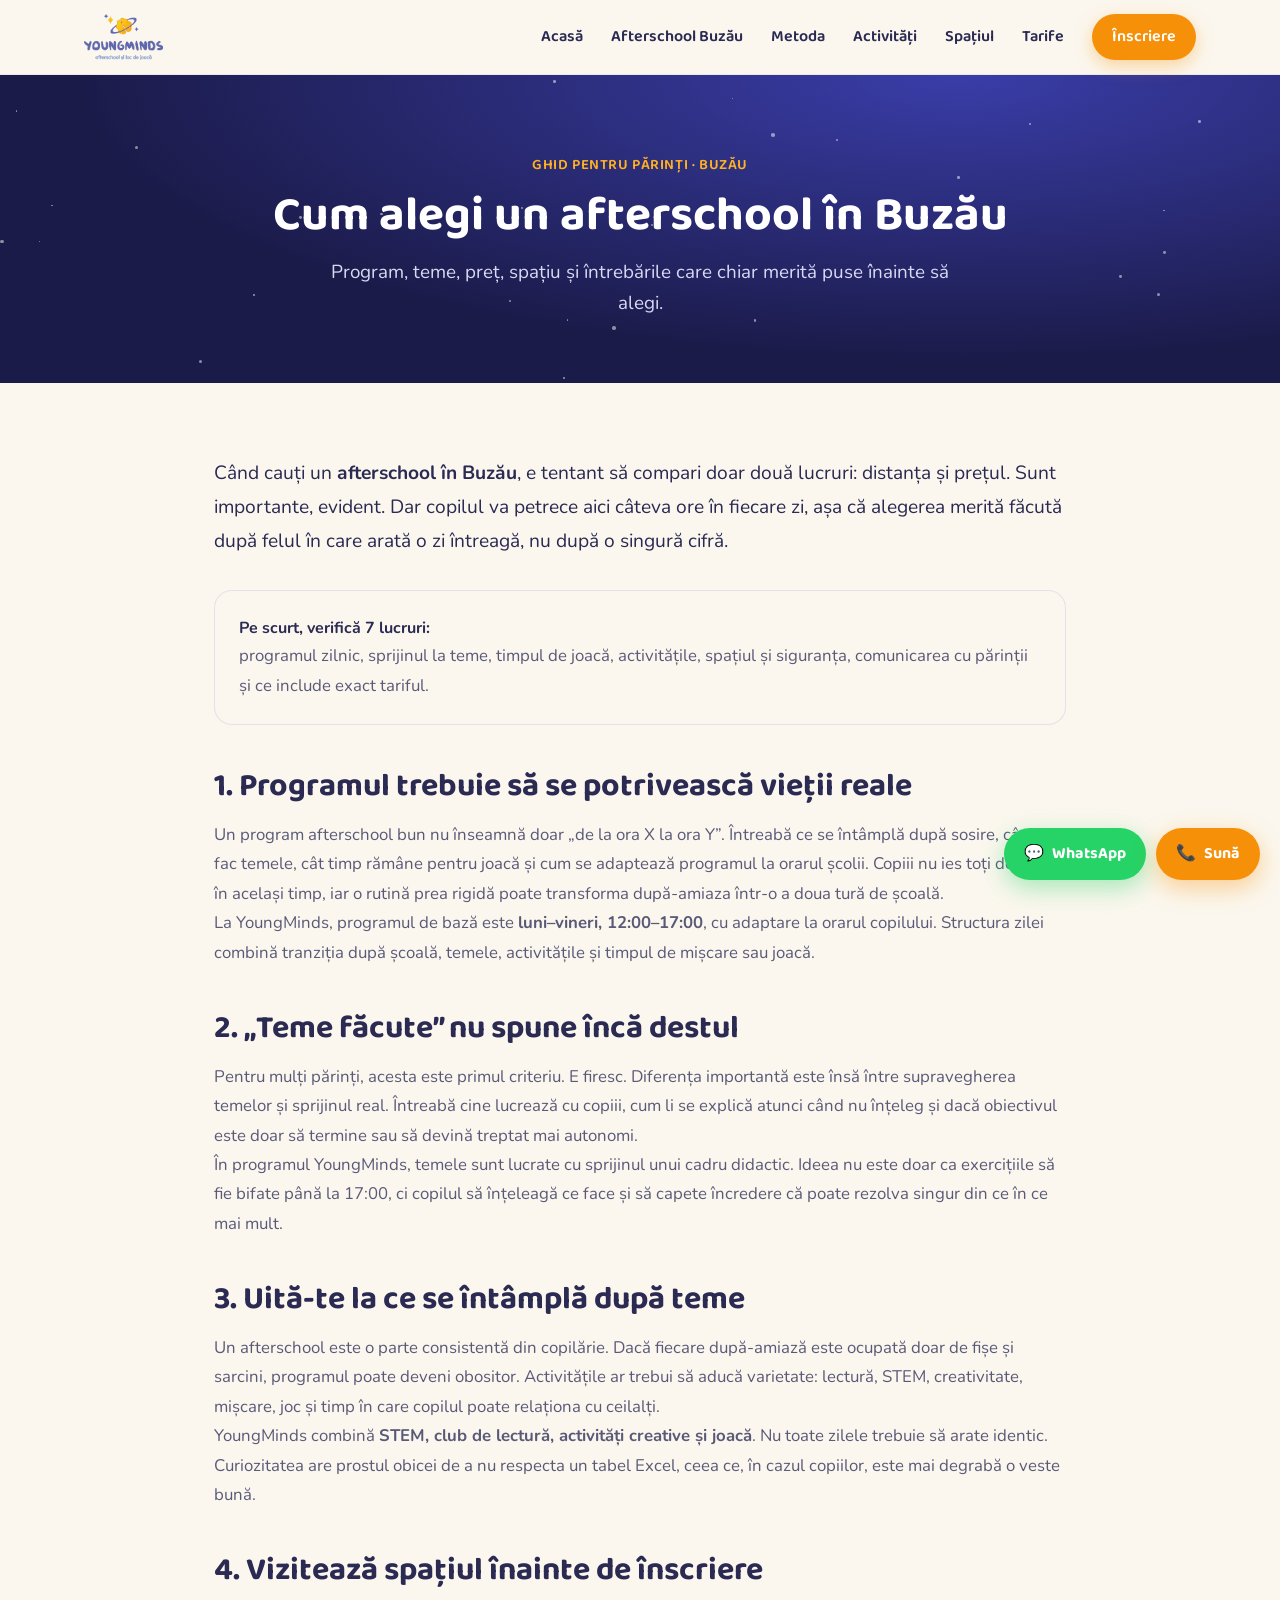
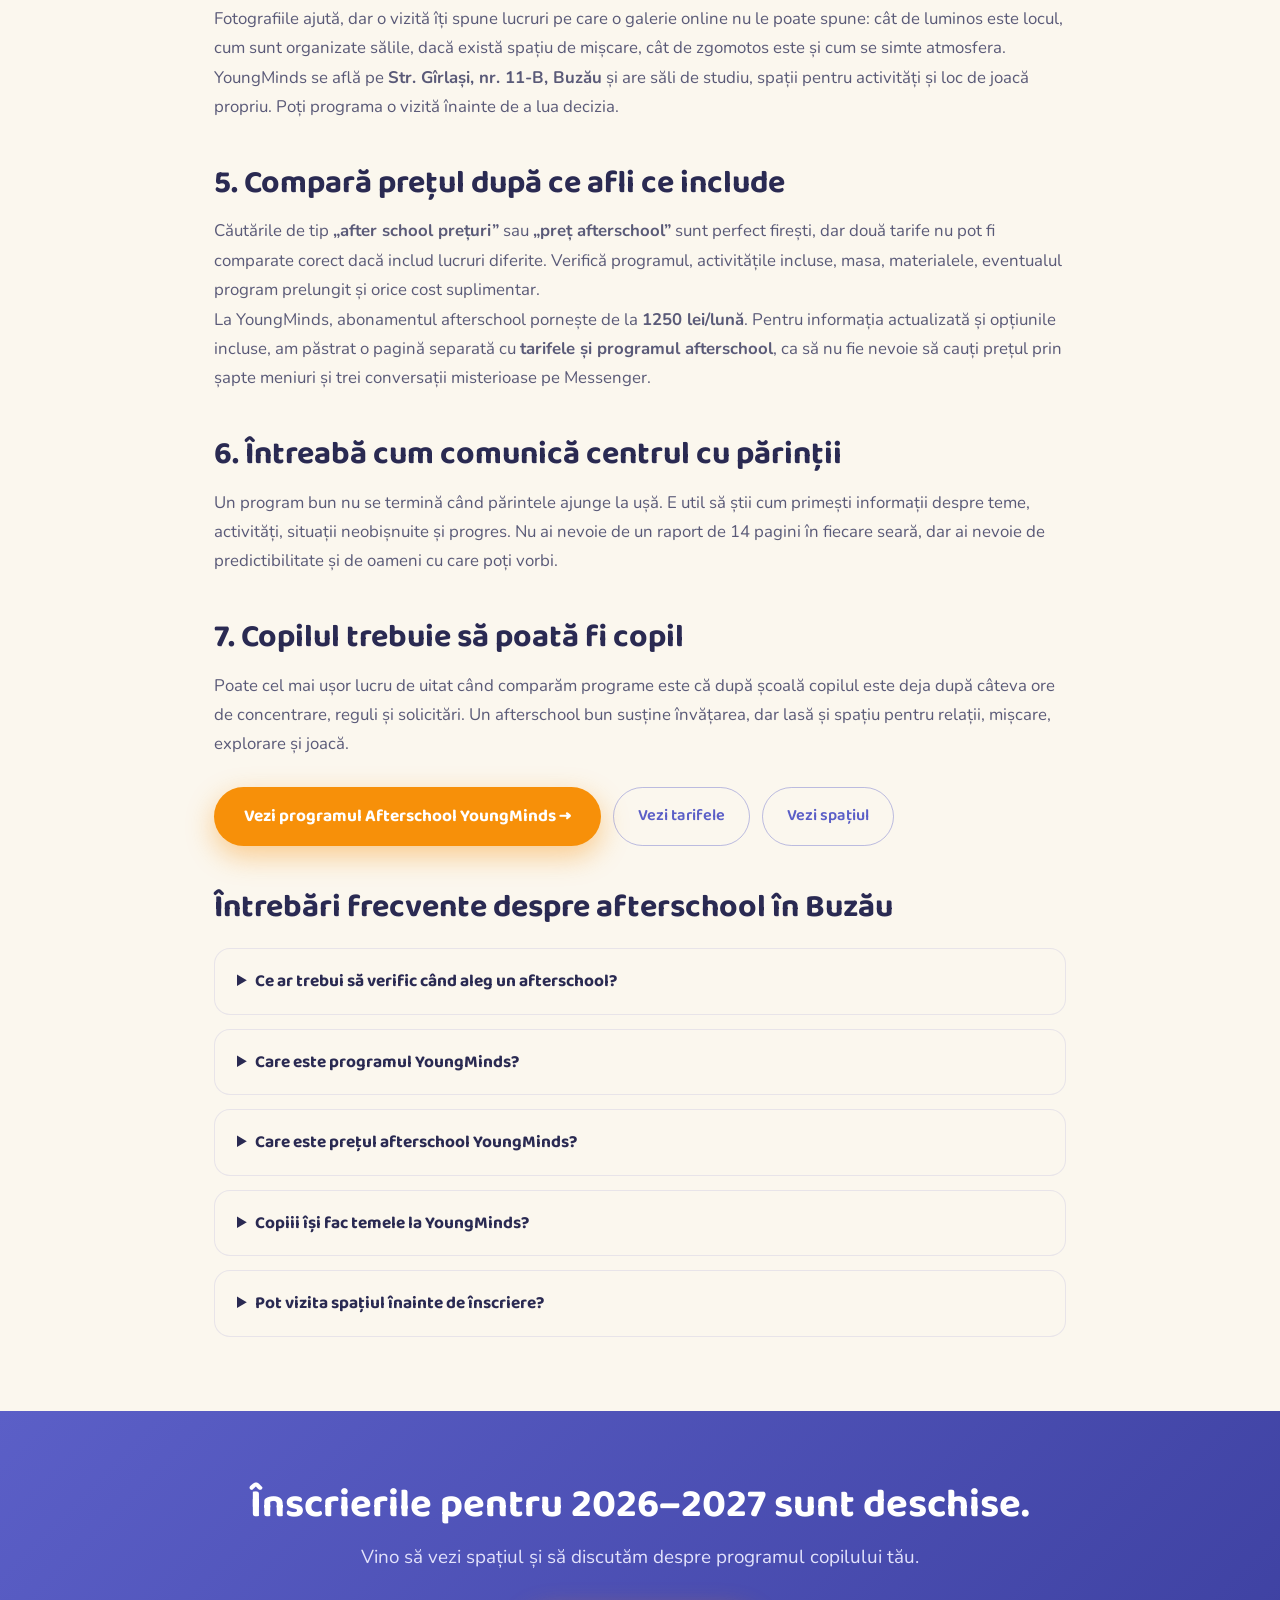
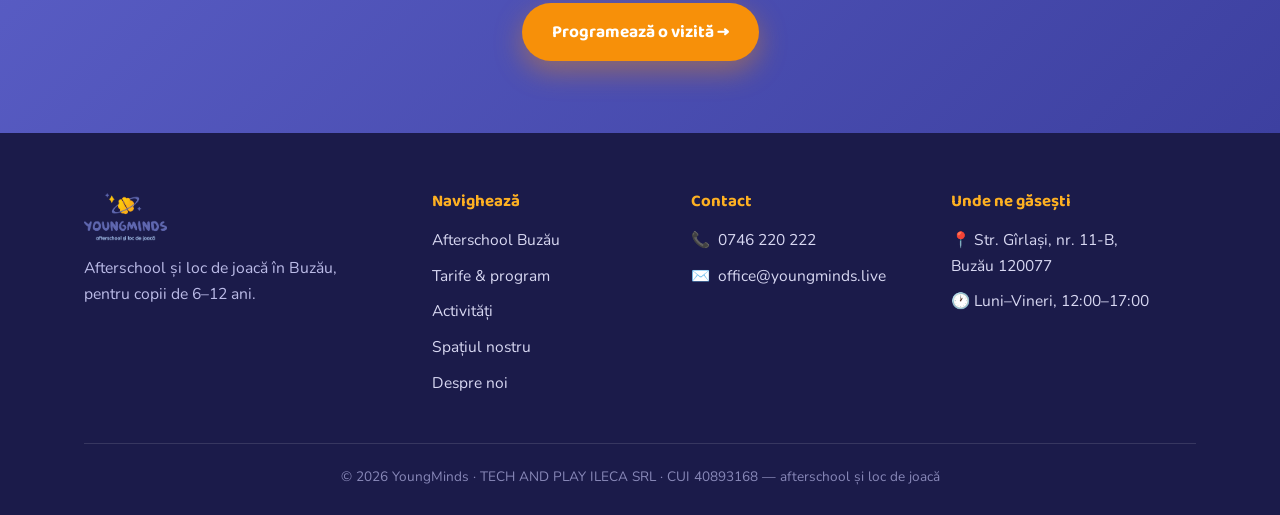
<file: ghid-afterschool-buzau.html>
<!DOCTYPE html>
<html lang="ro">
<head>
<!-- Google tag (gtag.js) -->
<script async src="https://www.googletagmanager.com/gtag/js?id=G-8RMYH10H6Z"></script>
<script>
  window.dataLayer = window.dataLayer || [];
  function gtag(){dataLayer.push(arguments);}
  gtag('js', new Date());
  gtag('config', 'G-8RMYH10H6Z');
</script>
<script defer src="https://cdn.vercel-insights.com/v1/script.js"></script>
<meta charset="UTF-8">
<meta name="viewport" content="width=device-width, initial-scale=1.0">
<title>Cum alegi un Afterschool în Buzău | Program, Preț, Teme</title>
<meta name="description" content="Ghid pentru părinți: cum alegi un afterschool în Buzău, ce verifici la program, teme, preț, spațiu și activități. Vezi și programul YoungMinds 2026–2027.">
<meta name="robots" content="index,follow,max-image-preview:large,max-snippet:-1,max-video-preview:-1">
<link rel="canonical" href="https://www.youngminds.live/ghid-afterschool-buzau">
<meta property="og:locale" content="ro_RO">
<meta property="og:type" content="article">
<meta property="og:site_name" content="YoungMinds">
<meta property="og:title" content="Cum alegi un afterschool în Buzău: program, preț și întrebări utile">
<meta property="og:description" content="Un ghid practic pentru părinții care compară programe afterschool în Buzău: program, teme, preț, spațiu, activități și vizita înainte de înscriere.">
<meta property="og:url" content="https://www.youngminds.live/ghid-afterschool-buzau">
<meta property="og:image" content="https://www.youngminds.live/img/study-group-1.jpg">
<meta property="og:image:alt" content="Copii în programul afterschool YoungMinds din Buzău">
<meta name="twitter:card" content="summary_large_image">
<meta name="twitter:title" content="Cum alegi un Afterschool în Buzău | YoungMinds">
<meta name="twitter:description" content="Program, teme, preț, spațiu și întrebările care merită puse înainte de înscriere.">
<meta name="twitter:image" content="https://www.youngminds.live/img/study-group-1.jpg">
<script type="application/ld+json">
{
  "@context": "https://schema.org",
  "@graph": [
    {
      "@type": "WebPage",
      "@id": "https://www.youngminds.live/ghid-afterschool-buzau#webpage",
      "url": "https://www.youngminds.live/ghid-afterschool-buzau",
      "name": "Cum alegi un afterschool în Buzău: program, preț și întrebări utile",
      "description": "Ghid practic pentru părinții care caută un program afterschool în Buzău.",
      "inLanguage": "ro-RO",
      "isPartOf": {"@id":"https://www.youngminds.live/#website"},
      "about": {"@id":"https://www.youngminds.live/#youngminds"}
    },
    {
      "@type": "Article",
      "headline": "Cum alegi un afterschool în Buzău: program, preț și întrebări utile",
      "datePublished": "2026-08-28",
      "dateModified": "2026-08-28",
      "mainEntityOfPage": {"@id":"https://www.youngminds.live/ghid-afterschool-buzau#webpage"},
      "author": {"@type":"Organization","name":"YoungMinds"},
      "publisher": {"@id":"https://www.youngminds.live/#youngminds"},
      "image": "https://www.youngminds.live/img/study-group-1.jpg"
    },
    {
      "@type": "BreadcrumbList",
      "itemListElement": [
        {"@type":"ListItem","position":1,"name":"Acasă","item":"https://www.youngminds.live/"},
        {"@type":"ListItem","position":2,"name":"Ghid Afterschool Buzău","item":"https://www.youngminds.live/ghid-afterschool-buzau"}
      ]
    },
    {
      "@type": "FAQPage",
      "mainEntity": [
        {"@type":"Question","name":"Ce ar trebui să verific când aleg un afterschool în Buzău?","acceptedAnswer":{"@type":"Answer","text":"Verifică programul, modul în care sunt sprijinite temele, numărul și tipul activităților, spațiul, timpul de joacă, siguranța, comunicarea cu părinții, tariful și ce este inclus în el."}},
        {"@type":"Question","name":"Care este programul YoungMinds?","acceptedAnswer":{"@type":"Answer","text":"Programul de bază YoungMinds este luni–vineri, 12:00–17:00, ajustat în funcție de orarul școlar al copilului."}},
        {"@type":"Question","name":"Care este prețul afterschool YoungMinds în Buzău?","acceptedAnswer":{"@type":"Answer","text":"Abonamentul YoungMinds pornește de la 1250 lei pe lună. Detaliile actuale și opțiunile suplimentare sunt publicate pe pagina de tarife."}},
        {"@type":"Question","name":"Copiii își fac temele la afterschool?","acceptedAnswer":{"@type":"Answer","text":"La YoungMinds, temele sunt lucrate cu sprijinul unui cadru didactic, cu accent pe înțelegere și autonomie, nu doar pe finalizarea lor."}},
        {"@type":"Question","name":"Pot vizita spațiul înainte de înscriere?","acceptedAnswer":{"@type":"Answer","text":"Da. YoungMinds încurajează părinții să programeze o vizită înainte de înscriere, pentru a vedea spațiul și a discuta despre nevoile copilului."}}
      ]
    }
  ]
}
</script>
<link rel="icon" type="image/png" href="img/logo.png">
<link rel="preconnect" href="https://fonts.googleapis.com">
<link rel="preconnect" href="https://fonts.gstatic.com" crossorigin>
<link href="https://fonts.googleapis.com/css2?family=Baloo+2:wght@500;600;700;800&family=Nunito:ital,wght@0,400;0,600;0,700;0,800;1,400&display=swap" rel="stylesheet">
<link rel="stylesheet" href="style.css">
<style>
.article-wrap{max-width:900px;margin:0 auto}.article-wrap h2{font-family:'Baloo 2';font-size:2rem;line-height:1.15;margin:44px 0 14px;color:var(--ink)}.article-wrap h3{font-family:'Baloo 2';font-size:1.35rem;margin:28px 0 8px;color:var(--ink)}.article-wrap p,.article-wrap li{font-size:1.05rem;line-height:1.75;color:var(--ink-soft)}.article-wrap ul{padding-left:22px}.article-lead{font-size:1.2rem!important;color:var(--ink)!important}.quick-box{margin:32px 0;padding:24px;border-radius:18px;background:var(--cream);border:1px solid rgba(91,95,199,.14)}.quick-box strong{color:var(--ink)}.article-links{display:flex;gap:12px;flex-wrap:wrap;margin:28px 0}.faq-guide{display:grid;gap:14px;margin-top:22px}.faq-guide details{background:var(--cream);border:1px solid rgba(91,95,199,.12);border-radius:16px;padding:18px 22px}.faq-guide summary{font-family:'Baloo 2';font-weight:700;cursor:pointer;color:var(--ink);font-size:1.08rem}.faq-guide details p{padding-top:10px;margin:0}
</style>
</head>
<body>
<div class="float-cta">
  <a class="wa" href="https://wa.me/40746220222?text=Bun%C4%83%21%20A%C8%99%20vrea%20mai%20multe%20detalii%20despre%20programul%20afterschool%20YoungMinds." target="_blank" rel="noopener">💬<span class="txt">WhatsApp</span></a>
  <a href="tel:+40746220222">📞<span class="txt">Sună</span></a>
</div>
<header class="site-header">
  <div class="wrap">
    <a class="brand" href="/"><img src="img/logo.png" alt="YoungMinds — afterschool în Buzău"></a>
    <button class="burger" aria-label="Meniu" onclick="document.querySelector('.site-nav').classList.toggle('open')"><span></span><span></span><span></span></button>
    <nav class="site-nav">
      <a href="/">Acasă</a>
      <a href="/afterschool-buzau">Afterschool Buzău</a>
      <a href="/metoda">Metoda</a>
      <a href="/activitati">Activități</a>
      <a href="/spatiul">Spațiul</a>
      <a href="/tarife">Tarife</a>
      <a class="nav-cta" href="/contact">Înscriere</a>
    </nav>
  </div>
</header>

<section class="page-hero"><div class="stars"></div>
  <div class="wrap"><div class="crumb">Ghid pentru părinți · Buzău</div>
  <h1>Cum alegi un afterschool în Buzău</h1>
  <p>Program, teme, preț, spațiu și întrebările care chiar merită puse înainte să alegi.</p></div>
</section>

<main class="sec-pad">
  <article class="wrap article-wrap">
    <p class="article-lead">Când cauți un <strong>afterschool în Buzău</strong>, e tentant să compari doar două lucruri: distanța și prețul. Sunt importante, evident. Dar copilul va petrece aici câteva ore în fiecare zi, așa că alegerea merită făcută după felul în care arată o zi întreagă, nu după o singură cifră.</p>

    <div class="quick-box">
      <strong>Pe scurt, verifică 7 lucruri:</strong>
      <p>programul zilnic, sprijinul la teme, timpul de joacă, activitățile, spațiul și siguranța, comunicarea cu părinții și ce include exact tariful.</p>
    </div>

    <h2>1. Programul trebuie să se potrivească vieții reale</h2>
    <p>Un program afterschool bun nu înseamnă doar „de la ora X la ora Y”. Întreabă ce se întâmplă după sosire, când se fac temele, cât timp rămâne pentru joacă și cum se adaptează programul la orarul școlii. Copiii nu ies toți de la ore în același timp, iar o rutină prea rigidă poate transforma după-amiaza într-o a doua tură de școală.</p>
    <p>La YoungMinds, programul de bază este <strong>luni–vineri, 12:00–17:00</strong>, cu adaptare la orarul copilului. Structura zilei combină tranziția după școală, temele, activitățile și timpul de mișcare sau joacă.</p>

    <h2>2. „Teme făcute” nu spune încă destul</h2>
    <p>Pentru mulți părinți, acesta este primul criteriu. E firesc. Diferența importantă este însă între supravegherea temelor și sprijinul real. Întreabă cine lucrează cu copiii, cum li se explică atunci când nu înțeleg și dacă obiectivul este doar să termine sau să devină treptat mai autonomi.</p>
    <p>În programul YoungMinds, temele sunt lucrate cu sprijinul unui cadru didactic. Ideea nu este doar ca exercițiile să fie bifate până la 17:00, ci copilul să înțeleagă ce face și să capete încredere că poate rezolva singur din ce în ce mai mult.</p>

    <h2>3. Uită-te la ce se întâmplă după teme</h2>
    <p>Un afterschool este o parte consistentă din copilărie. Dacă fiecare după-amiază este ocupată doar de fișe și sarcini, programul poate deveni obositor. Activitățile ar trebui să aducă varietate: lectură, STEM, creativitate, mișcare, joc și timp în care copilul poate relaționa cu ceilalți.</p>
    <p>YoungMinds combină <strong>STEM, club de lectură, activități creative și joacă</strong>. Nu toate zilele trebuie să arate identic. Curiozitatea are prostul obicei de a nu respecta un tabel Excel, ceea ce, în cazul copiilor, este mai degrabă o veste bună.</p>

    <h2>4. Vizitează spațiul înainte de înscriere</h2>
    <p>Fotografiile ajută, dar o vizită îți spune lucruri pe care o galerie online nu le poate spune: cât de luminos este locul, cum sunt organizate sălile, dacă există spațiu de mișcare, cât de zgomotos este și cum se simte atmosfera.</p>
    <p>YoungMinds se află pe <strong>Str. Gîrlași, nr. 11-B, Buzău</strong> și are săli de studiu, spații pentru activități și loc de joacă propriu. Poți programa o vizită înainte de a lua decizia.</p>

    <h2>5. Compară prețul după ce afli ce include</h2>
    <p>Căutările de tip <strong>„after school prețuri”</strong> sau <strong>„preț afterschool”</strong> sunt perfect firești, dar două tarife nu pot fi comparate corect dacă includ lucruri diferite. Verifică programul, activitățile incluse, masa, materialele, eventualul program prelungit și orice cost suplimentar.</p>
    <p>La YoungMinds, abonamentul afterschool pornește de la <strong>1250 lei/lună</strong>. Pentru informația actualizată și opțiunile incluse, am păstrat o pagină separată cu <a href="/tarife"><strong>tarifele și programul afterschool</strong></a>, ca să nu fie nevoie să cauți prețul prin șapte meniuri și trei conversații misterioase pe Messenger.</p>

    <h2>6. Întreabă cum comunică centrul cu părinții</h2>
    <p>Un program bun nu se termină când părintele ajunge la ușă. E util să știi cum primești informații despre teme, activități, situații neobișnuite și progres. Nu ai nevoie de un raport de 14 pagini în fiecare seară, dar ai nevoie de predictibilitate și de oameni cu care poți vorbi.</p>

    <h2>7. Copilul trebuie să poată fi copil</h2>
    <p>Poate cel mai ușor lucru de uitat când comparăm programe este că după școală copilul este deja după câteva ore de concentrare, reguli și solicitări. Un afterschool bun susține învățarea, dar lasă și spațiu pentru relații, mișcare, explorare și joacă.</p>

    <div class="article-links">
      <a class="btn-primary" href="/afterschool-buzau">Vezi programul Afterschool YoungMinds →</a>
      <a class="btn-ghost" href="/tarife">Vezi tarifele</a>
      <a class="btn-ghost" href="/spatiul">Vezi spațiul</a>
    </div>

    <h2>Întrebări frecvente despre afterschool în Buzău</h2>
    <div class="faq-guide">
      <details><summary>Ce ar trebui să verific când aleg un afterschool?</summary><p>Programul, sprijinul la teme, activitățile, timpul de joacă, spațiul și siguranța, comunicarea cu părinții, tariful și ce este inclus în acesta.</p></details>
      <details><summary>Care este programul YoungMinds?</summary><p>Programul de bază este luni–vineri, între 12:00 și 17:00, ajustat în funcție de orarul școlar al copilului.</p></details>
      <details><summary>Care este prețul afterschool YoungMinds?</summary><p>Abonamentul pornește de la 1250 lei/lună. Vezi pagina <a href="/tarife">Tarife &amp; program</a> pentru informația actualizată și opțiunile disponibile.</p></details>
      <details><summary>Copiii își fac temele la YoungMinds?</summary><p>Da. Temele sunt lucrate cu sprijinul unui cadru didactic, cu accent pe explicații și autonomie.</p></details>
      <details><summary>Pot vizita spațiul înainte de înscriere?</summary><p>Da. Poți programa o vizită pentru a vedea centrul și pentru a discuta despre programul potrivit copilului.</p></details>
    </div>
  </article>
</main>

<section class="cta-band">
  <div class="wrap reveal">
    <h2>Înscrierile pentru 2026–2027 sunt deschise.</h2>
    <p>Vino să vezi spațiul și să discutăm despre programul copilului tău.</p>
    <a class="btn-primary" href="/contact">Programează o vizită →</a>
  </div>
</section>

<footer class="site-footer">
  <div class="wrap">
    <div class="footer-grid">
      <div><img class="flogo" src="img/logo.png" alt="YoungMinds afterschool Buzău"><p class="tagline">Afterschool și loc de joacă în Buzău, pentru copii de 6–12 ani.</p></div>
      <div><h4>Navighează</h4><ul>
        <li><a href="/afterschool-buzau">Afterschool Buzău</a></li>
        <li><a href="/tarife">Tarife &amp; program</a></li>
        <li><a href="/activitati">Activități</a></li>
        <li><a href="/spatiul">Spațiul nostru</a></li>
        <li><a href="/despre-noi">Despre noi</a></li>
      </ul></div>
      <div><h4>Contact</h4><ul><li>📞 <a href="tel:+40746220222">0746 220 222</a></li><li>✉️ <a href="mailto:office@youngminds.live">office@youngminds.live</a></li></ul></div>
      <div><h4>Unde ne găsești</h4><ul><li>📍 Str. Gîrlași, nr. 11-B,<br>Buzău 120077</li><li>🕐 Luni–Vineri, 12:00–17:00</li></ul></div>
    </div>
    <div class="footer-bottom">© 2026 YoungMinds · TECH AND PLAY ILECA SRL · CUI 40893168 — afterschool și loc de joacă</div>
  </div>
</footer>
<script>
const io=new IntersectionObserver((es)=>{es.forEach(e=>{if(e.isIntersecting){e.target.classList.add('in');io.unobserve(e.target)}})},{threshold:.12});
document.querySelectorAll('.reveal').forEach(el=>io.observe(el));
document.querySelectorAll('.stars').forEach(c=>{for(let i=0;i<30;i++){const s=document.createElement('span');const sz=Math.random()*2.5+1;s.style.width=sz+'px';s.style.height=sz+'px';s.style.left=Math.random()*100+'%';s.style.top=Math.random()*100+'%';s.style.animationDelay=(Math.random()*3)+'s';c.appendChild(s)}});
</script>
</body>
</html>
</file>
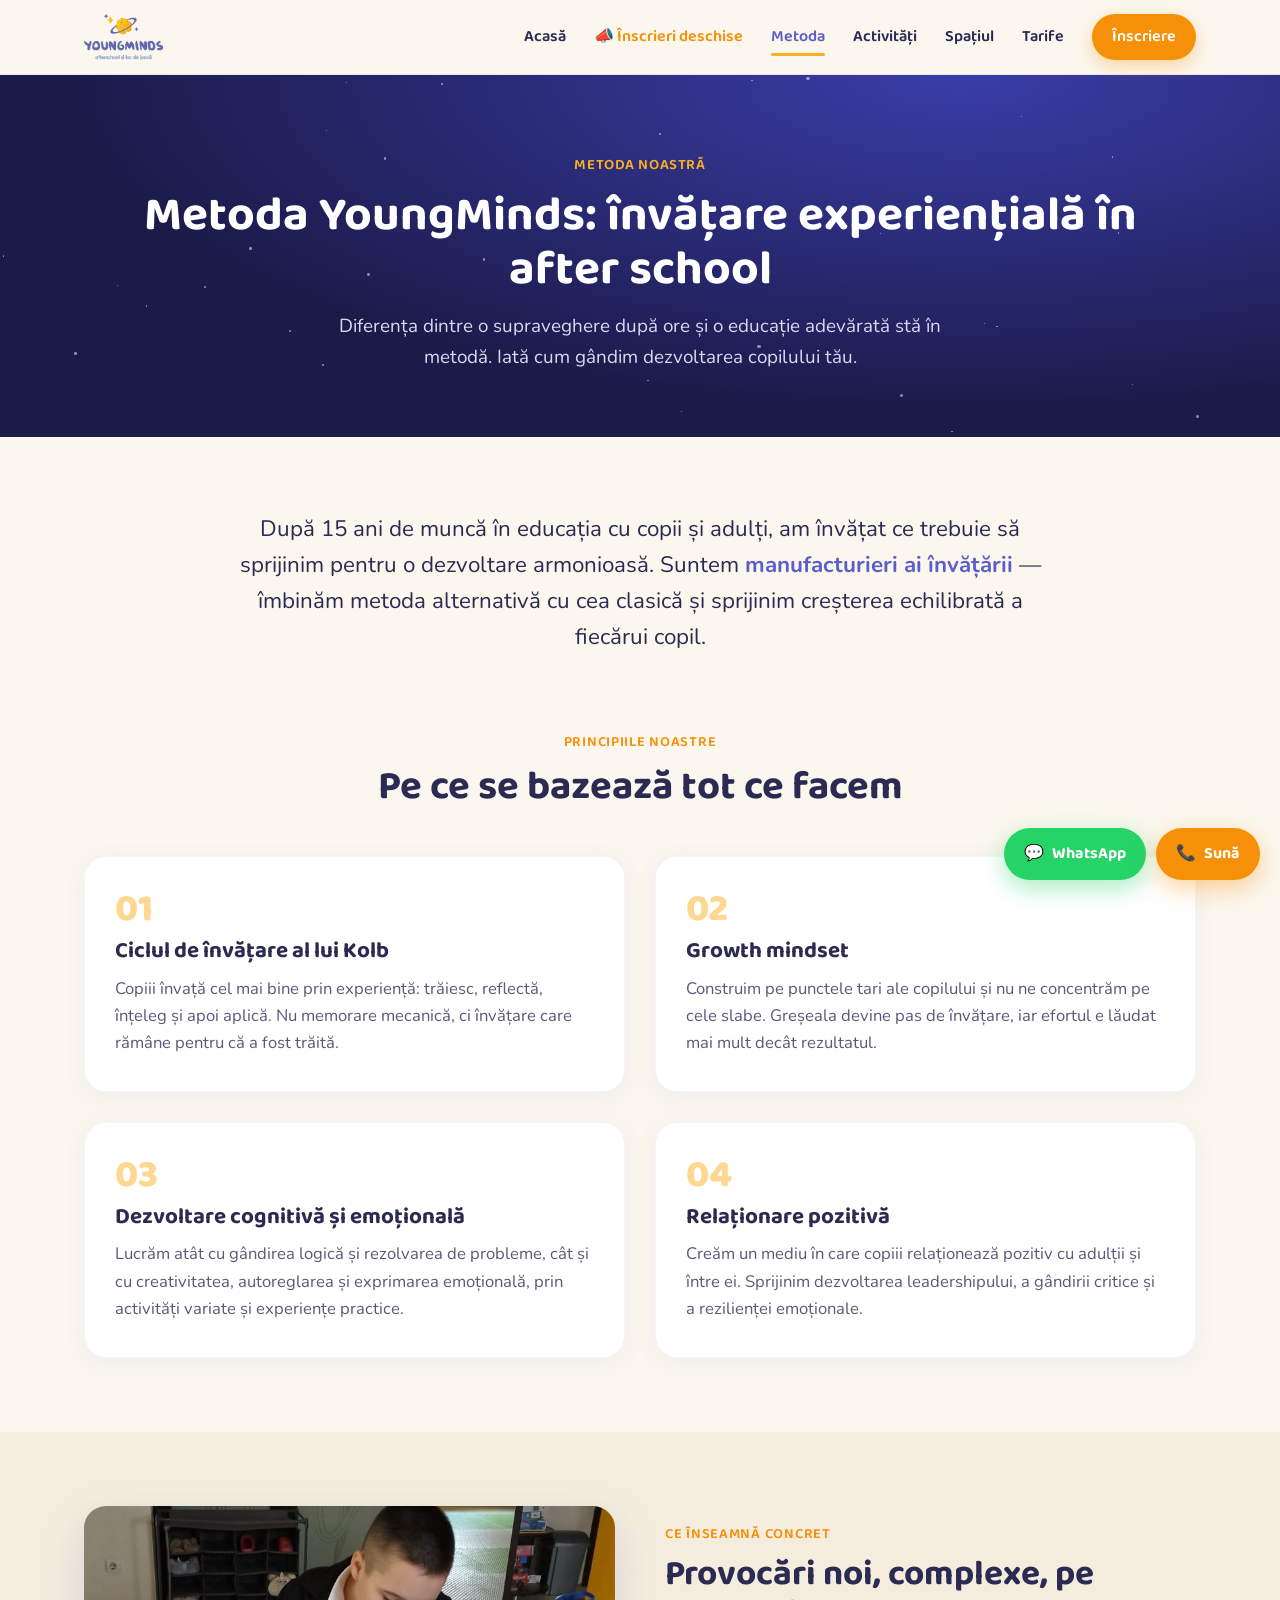
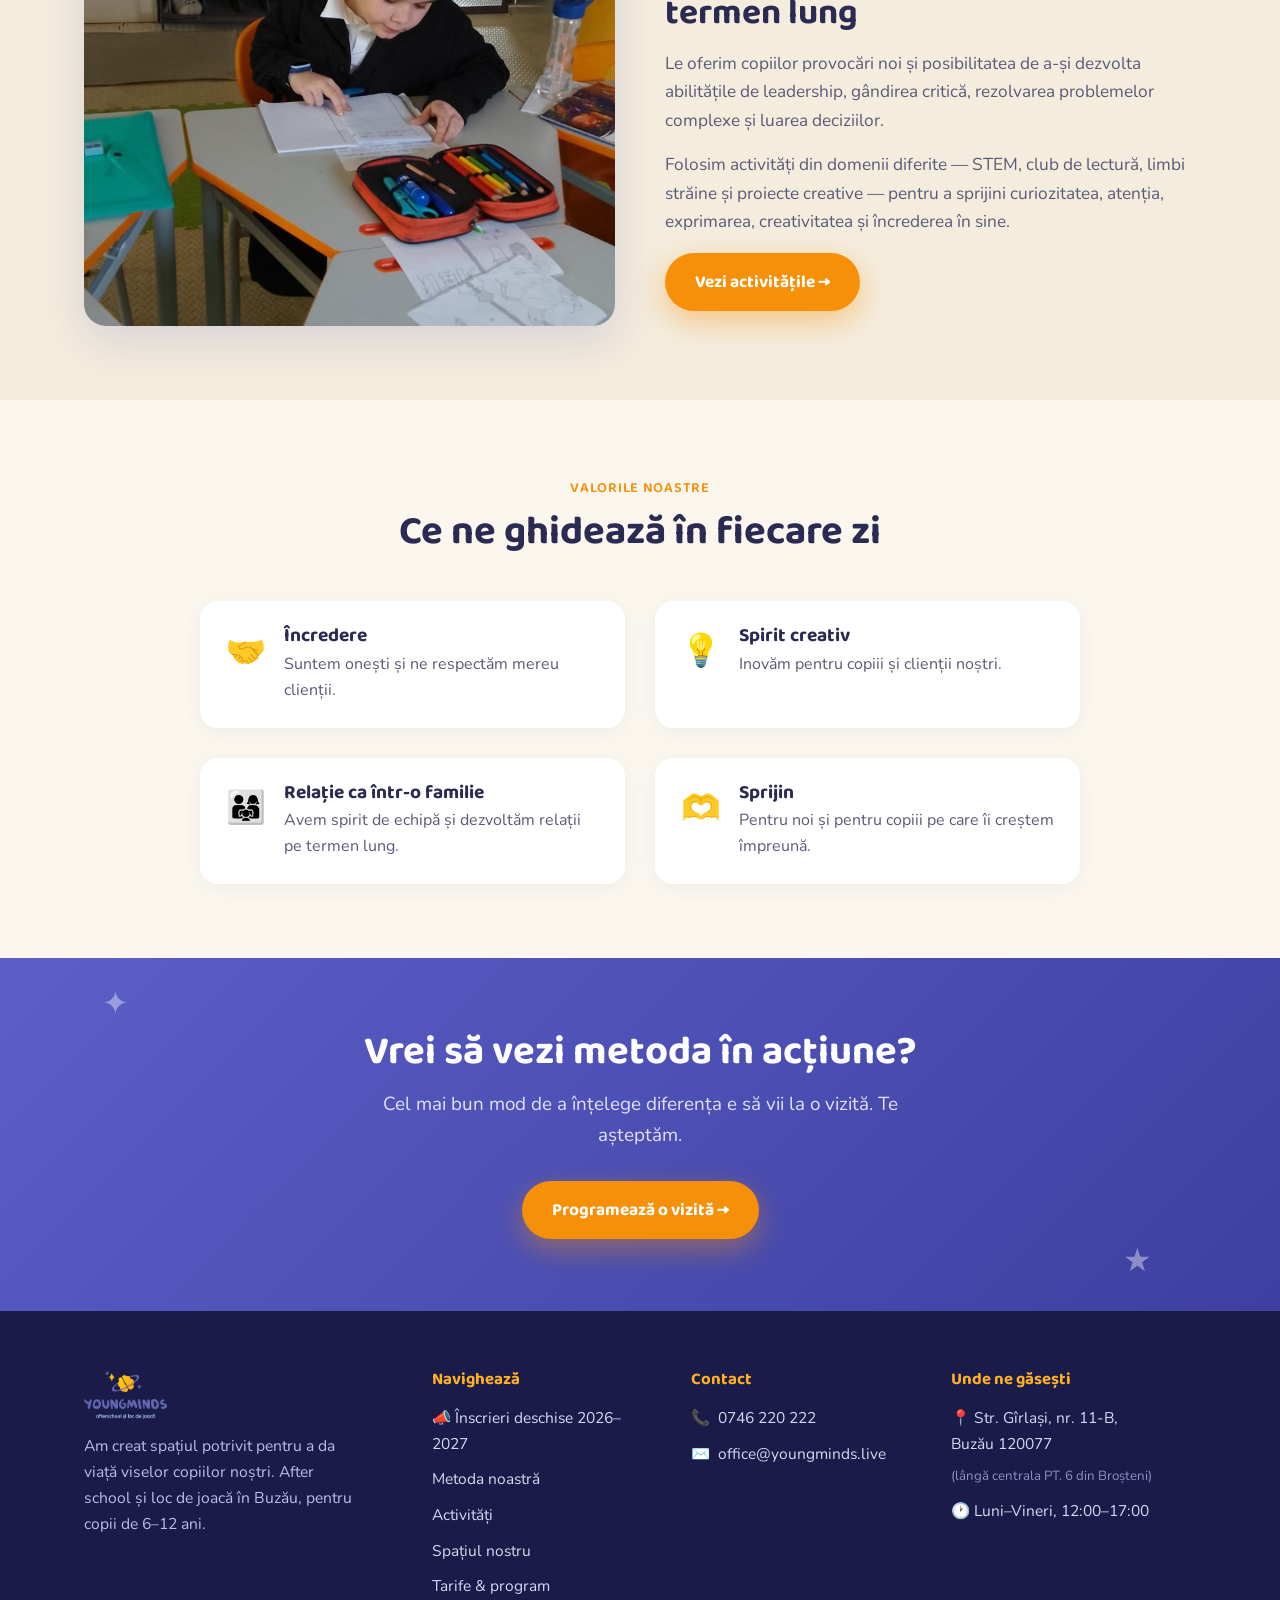
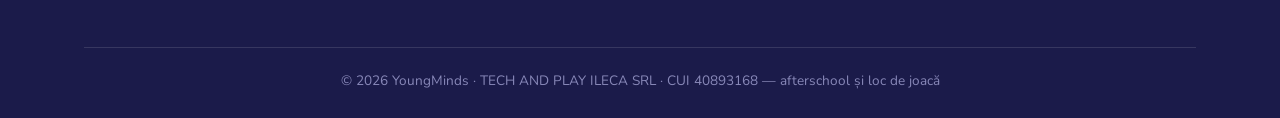
<file: metoda.html>
<!DOCTYPE html>
<html lang="ro">
<head>
<!-- Google tag (gtag.js) -->
<script async src="https://www.googletagmanager.com/gtag/js?id=G-8RMYH10H6Z"></script>
<script>
  window.dataLayer = window.dataLayer || [];
  function gtag(){dataLayer.push(arguments);}
  gtag('js', new Date());
  gtag('config', 'G-8RMYH10H6Z');
</script>
<!-- Vercel Web Analytics -->
<script defer src="https://cdn.vercel-insights.com/v1/script.js"></script>
<meta charset="UTF-8">
<meta name="viewport" content="width=device-width, initial-scale=1.0">
<title>Metoda YoungMinds | After School Educațional Buzău</title>
<meta name="description" content="Descoperă metoda YoungMinds pentru after school în Buzău: învățare experiențială, growth mindset, gândire critică, creativitate și dezvoltare socio-emoțională.">
<meta name="robots" content="index,follow,max-image-preview:large,max-snippet:-1,max-video-preview:-1">
<link rel="canonical" href="https://www.youngminds.live/metoda">
<meta property="og:locale" content="ro_RO">
<meta property="og:type" content="website">
<meta property="og:site_name" content="YoungMinds">
<meta property="og:title" content="Metoda YoungMinds | After School Educațional Buzău">
<meta property="og:description" content="Învățare experiențială, growth mindset, gândire critică și dezvoltare socio-emoțională pentru copii.">
<meta property="og:url" content="https://www.youngminds.live/metoda">
<meta property="og:image" content="https://www.youngminds.live/img/study-room-activity.jpg">
<meta name="twitter:card" content="summary_large_image">
<meta name="twitter:title" content="Metoda YoungMinds | After School Buzău">
<meta name="twitter:description" content="Cum transformăm temele și activitățile în experiențe reale de învățare.">
<meta name="twitter:image" content="https://www.youngminds.live/img/study-room-activity.jpg">
<script type="application/ld+json">
{
  "@context": "https://schema.org",
  "@type": "BreadcrumbList",
  "itemListElement": [
    {"@type":"ListItem","position":1,"name":"Acasă","item":"https://www.youngminds.live/"},
    {"@type":"ListItem","position":2,"name":"Metoda","item":"https://www.youngminds.live/metoda"}
  ]
}
</script>
<link rel="icon" type="image/png" href="img/logo.png">
<link rel="preconnect" href="https://fonts.googleapis.com">
<link rel="preconnect" href="https://fonts.gstatic.com" crossorigin>
<link href="https://fonts.googleapis.com/css2?family=Baloo+2:wght@500;600;700;800&family=Nunito:ital,wght@0,400;0,600;0,700;0,800;1,400&display=swap" rel="stylesheet">
<link rel="stylesheet" href="style.css">
</head>
<body>
<div class="float-cta">
  <a class="wa" href="https://wa.me/40746220222?text=Bun%C4%83%21%20A%C8%99%20vrea%20s%C4%83%20programez%20o%20vizit%C4%83%20la%20YoungMinds." target="_blank" rel="noopener">💬<span class="txt">WhatsApp</span></a>
  <a href="tel:+40746220222">📞<span class="txt">Sună</span></a>
</div>
<header class="site-header">
  <div class="wrap">
    <a class="brand" href="index.html"><img src="img/logo.png" alt="YoungMinds — afterschool și loc de joacă"></a>
    <button class="burger" aria-label="Meniu" onclick="document.querySelector('.site-nav').classList.toggle('open')"><span></span><span></span><span></span></button>
    <nav class="site-nav">
      <a href="index.html">Acasă</a>
      <a href="contact.html" style="color:var(--orange)">📣 Înscrieri deschise</a>
      <a href="metoda.html" class="active">Metoda</a>
      <a href="activitati.html">Activități</a>
      <a href="spatiul.html">Spațiul</a>
      <a href="tarife.html">Tarife</a>
      <a class="nav-cta" href="contact.html">Înscriere</a>
    </nav>
  </div>
</header>

<section class="page-hero"><div class="stars"></div>
  <div class="wrap"><div class="crumb">Metoda noastră</div>
  <h1>Metoda YoungMinds: învățare experiențială în after school</h1>
  <p>Diferența dintre o supraveghere după ore și o educație adevărată stă în metodă. Iată cum gândim dezvoltarea copilului tău.</p></div>
</section>

<section class="sec-pad">
  <div class="wrap">
    <div class="method-intro reveal">
      <p class="big-lead">După 15 ani de muncă în educația cu copii și adulți, am învățat ce trebuie să sprijinim pentru o dezvoltare armonioasă. Suntem <strong>manufacturieri ai învățării</strong> — îmbinăm metoda alternativă cu cea clasică și sprijinim creșterea echilibrată a fiecărui copil.</p>
    </div>
  </div>
</section>

<section class="sec-pad pad-top-0">
  <div class="wrap">
    <div class="sec-head reveal"><span class="tag">Principiile noastre</span><h2>Pe ce se bazează tot ce facem</h2></div>
    <div class="grid-2">
      <div class="method-card reveal"><div class="mnum">01</div><h3>Ciclul de învățare al lui Kolb</h3><p>Copiii învață cel mai bine prin experiență: trăiesc, reflectă, înțeleg și apoi aplică. Nu memorare mecanică, ci învățare care rămâne pentru că a fost trăită.</p></div>
      <div class="method-card reveal"><div class="mnum">02</div><h3>Growth mindset</h3><p>Construim pe punctele tari ale copilului și nu ne concentrăm pe cele slabe. Greșeala devine pas de învățare, iar efortul e lăudat mai mult decât rezultatul.</p></div>
      <div class="method-card reveal"><div class="mnum">03</div><h3>Dezvoltare cognitivă și emoțională</h3><p>Lucrăm atât cu gândirea logică și rezolvarea de probleme, cât și cu creativitatea, autoreglarea și exprimarea emoțională, prin activități variate și experiențe practice.</p></div>
      <div class="method-card reveal"><div class="mnum">04</div><h3>Relaționare pozitivă</h3><p>Creăm un mediu în care copiii relaționează pozitiv cu adulții și între ei. Sprijinim dezvoltarea leadershipului, a gândirii critice și a rezilienței emoționale.</p></div>
    </div>
  </div>
</section>

<section class="method-feature">
  <div class="wrap method-feature-grid">
    <div class="reveal"><img src="img/study-room-activity.jpg" alt="Învățare experiențială la YoungMinds Buzău"></div>
    <div class="reveal">
      <span class="tag">Ce înseamnă concret</span>
      <h2>Provocări noi, complexe, pe termen lung</h2>
      <p>Le oferim copiilor provocări noi și posibilitatea de a-și dezvolta abilitățile de leadership, gândirea critică, rezolvarea problemelor complexe și luarea deciziilor.</p>
      <p>Folosim activități din domenii diferite — STEM, club de lectură, limbi străine și proiecte creative — pentru a sprijini curiozitatea, atenția, exprimarea, creativitatea și încrederea în sine.</p>
      <a class="btn-primary" href="activitati.html">Vezi activitățile →</a>
    </div>
  </div>
</section>

<section class="sec-pad">
  <div class="wrap">
    <div class="sec-head reveal"><span class="tag">Valorile noastre</span><h2>Ce ne ghidează în fiecare zi</h2></div>
    <div class="grid-2 values-grid">
      <div class="value-row reveal"><span class="vic">🤝</span><div><h4>Încredere</h4><p>Suntem onești și ne respectăm mereu clienții.</p></div></div>
      <div class="value-row reveal"><span class="vic">💡</span><div><h4>Spirit creativ</h4><p>Inovăm pentru copiii și clienții noștri.</p></div></div>
      <div class="value-row reveal"><span class="vic">👨‍👩‍👧</span><div><h4>Relație ca într-o familie</h4><p>Avem spirit de echipă și dezvoltăm relații pe termen lung.</p></div></div>
      <div class="value-row reveal"><span class="vic">🫶</span><div><h4>Sprijin</h4><p>Pentru noi și pentru copiii pe care îi creștem împreună.</p></div></div>
    </div>
  </div>
</section>

<section class="cta-band">
  <span class="spark" style="top:20px;left:8%">✦</span><span class="spark" style="bottom:24px;right:10%">★</span>
  <div class="wrap reveal"><h2>Vrei să vezi metoda în acțiune?</h2><p>Cel mai bun mod de a înțelege diferența e să vii la o vizită. Te așteptăm.</p><a class="btn-primary" href="contact.html">Programează o vizită →</a></div>
</section>
<footer class="site-footer">
  <div class="wrap">
    <div class="footer-grid">
      <div>
        <img class="flogo" src="img/logo.png" alt="YoungMinds after school Buzău">
        <p class="tagline">Am creat spațiul potrivit pentru a da viață viselor copiilor noștri. After school și loc de joacă în Buzău, pentru copii de 6–12 ani.</p>
      </div>
      <div>
        <h4>Navighează</h4>
        <ul>
          <li><a href="contact.html">📣 Înscrieri deschise 2026–2027</a></li>
          <li><a href="metoda.html">Metoda noastră</a></li>
          <li><a href="activitati.html">Activități</a></li>
          <li><a href="spatiul.html">Spațiul nostru</a></li>
          <li><a href="tarife.html">Tarife &amp; program</a></li>
        </ul>
      </div>
      <div>
        <h4>Contact</h4>
        <ul>
          <li>📞 <a href="tel:+40746220222">0746 220 222</a></li>
          <li>✉️ <a href="mailto:office@youngminds.live">office@youngminds.live</a></li>
        </ul>
      </div>
      <div>
        <h4>Unde ne găsești</h4>
        <ul>
          <li>📍 Str. Gîrlași, nr. 11-B,<br>Buzău 120077</li>
          <li><span class="sub">(lângă centrala PT. 6 din Broșteni)</span></li>
          <li>🕐 Luni–Vineri, 12:00–17:00</li>
        </ul>
      </div>
    </div>
    <div class="footer-bottom">© 2026 YoungMinds · TECH AND PLAY ILECA SRL · CUI 40893168 — afterschool și loc de joacă</div>
  </div>
</footer>
<script>
// reveal on scroll
const io=new IntersectionObserver((es)=>{es.forEach(e=>{if(e.isIntersecting){e.target.classList.add('in');io.unobserve(e.target)}})},{threshold:.12});
document.querySelectorAll('.reveal').forEach(el=>io.observe(el));
// stars
document.querySelectorAll('.stars').forEach(c=>{for(let i=0;i<30;i++){const s=document.createElement('span');const sz=Math.random()*2.5+1;s.style.width=sz+'px';s.style.height=sz+'px';s.style.left=Math.random()*100+'%';s.style.top=Math.random()*100+'%';s.style.animationDelay=(Math.random()*3)+'s';c.appendChild(s)}});
</script>

</body>
</html>
</file>
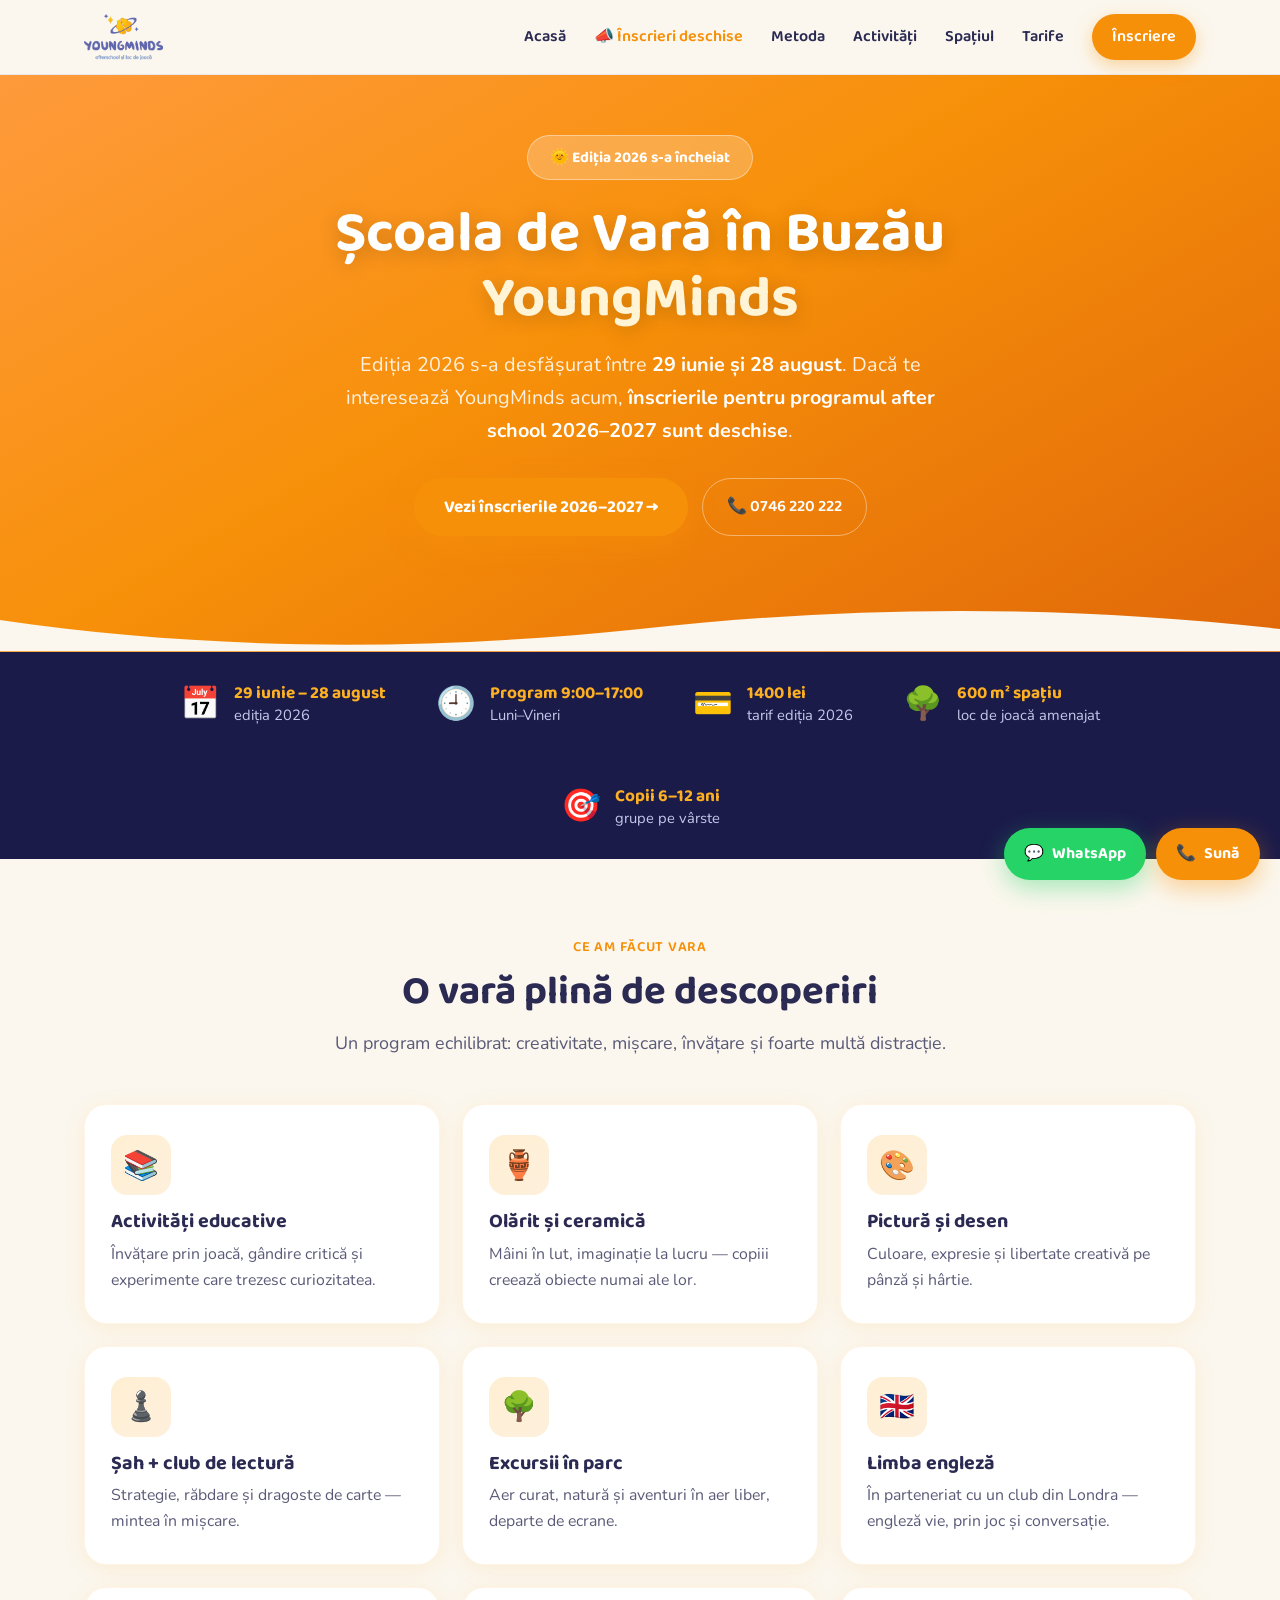
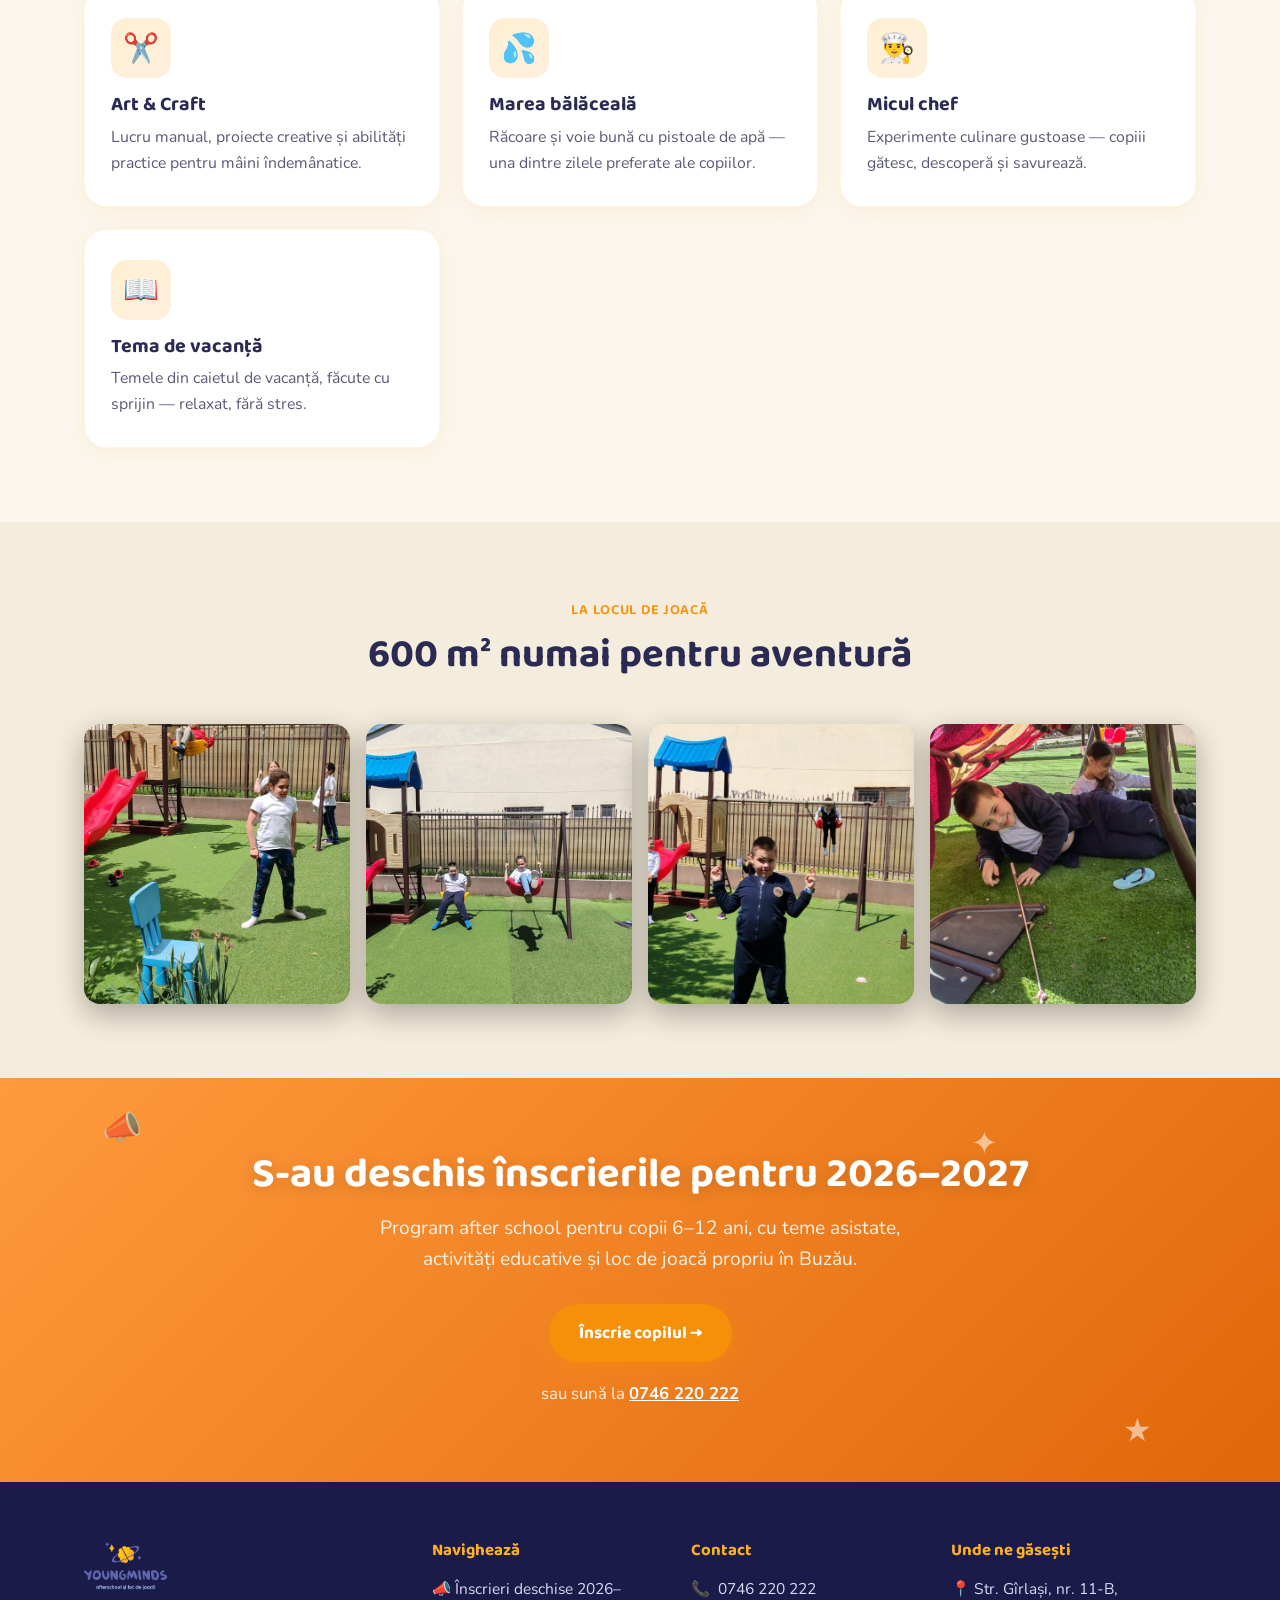
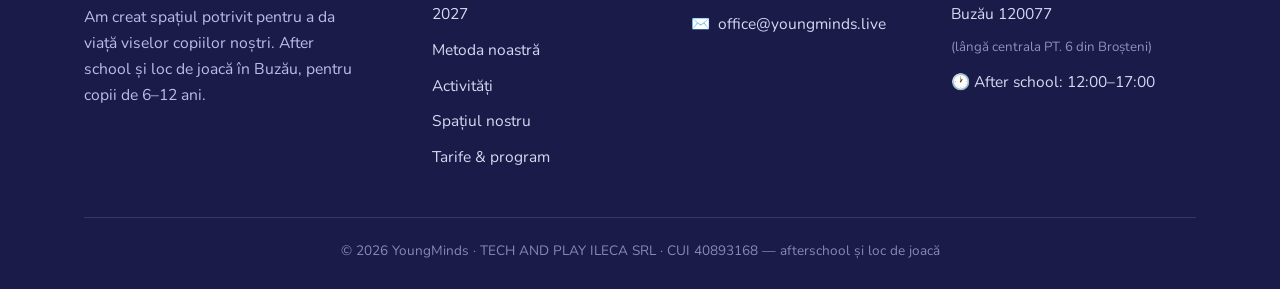
<file: scoala-de-vara.html>
<!DOCTYPE html>
<html lang="ro">
<head>
<!-- Google tag (gtag.js) -->
<script async src="https://www.googletagmanager.com/gtag/js?id=G-8RMYH10H6Z"></script>
<script>
  window.dataLayer = window.dataLayer || [];
  function gtag(){dataLayer.push(arguments);}
  gtag('js', new Date());
  gtag('config', 'G-8RMYH10H6Z');
</script>
<!-- Vercel Web Analytics -->
<script defer src="https://cdn.vercel-insights.com/v1/script.js"></script>
<meta charset="UTF-8">
<meta name="viewport" content="width=device-width, initial-scale=1.0">
<title>Școala de Vară YoungMinds 2026 | Arhivă</title>
<meta name="description" content="Arhiva ediției 2026 a Școlii de Vară YoungMinds Buzău. Înscrierile pentru programul after school 2026–2027 sunt acum deschise.">
<meta name="robots" content="noindex,follow">
<link rel="canonical" href="https://www.youngminds.live/scoala-de-vara">
<meta property="og:locale" content="ro_RO">
<meta property="og:type" content="website">
<meta property="og:site_name" content="YoungMinds">
<meta property="og:title" content="Școala de Vară YoungMinds 2026 | Arhivă">
<meta property="og:description" content="Ediția 2026 s-a încheiat. Înscrierile pentru programul after school YoungMinds 2026–2027 sunt deschise.">
<meta property="og:url" content="https://www.youngminds.live/scoala-de-vara">
<meta property="og:image" content="https://www.youngminds.live/img/playground-wide.jpg">
<meta name="twitter:card" content="summary_large_image">
<meta name="twitter:title" content="Școala de Vară YoungMinds 2026 | Arhivă">
<meta name="twitter:description" content="Ediția 2026 s-a încheiat. Vezi înscrierile after school 2026–2027.">
<meta name="twitter:image" content="https://www.youngminds.live/img/playground-wide.jpg">
<script type="application/ld+json">
{
  "@context": "https://schema.org",
  "@graph": [
    {
      "@type": "BreadcrumbList",
      "itemListElement": [
        {"@type":"ListItem","position":1,"name":"Acasă","item":"https://www.youngminds.live/"},
        {"@type":"ListItem","position":2,"name":"Școala de vară 2026","item":"https://www.youngminds.live/scoala-de-vara"}
      ]
    },
    {
      "@type": "Event",
      "name": "Școala de Vară YoungMinds 2026",
      "startDate": "2026-06-29T09:00:00+03:00",
      "endDate": "2026-08-28T17:00:00+03:00",
      "eventAttendanceMode": "https://schema.org/OfflineEventAttendanceMode",
      "eventStatus": "https://schema.org/EventCompleted",
      "location": {
        "@type": "Place",
        "name": "YoungMinds",
        "address": {
          "@type": "PostalAddress",
          "streetAddress": "Str. Gîrlași, nr. 11-B",
          "addressLocality": "Buzău",
          "postalCode": "120077",
          "addressCountry": "RO"
        }
      },
      "organizer": {"@id": "https://www.youngminds.live/#youngminds"},
      "url": "https://www.youngminds.live/scoala-de-vara"
    }
  ]
}
</script>
<link rel="icon" type="image/png" href="img/logo.png">
<link rel="preconnect" href="https://fonts.googleapis.com">
<link rel="preconnect" href="https://fonts.gstatic.com" crossorigin>
<link href="https://fonts.googleapis.com/css2?family=Baloo+2:wght@500;600;700;800&family=Nunito:ital,wght@0,400;0,600;0,700;0,800;1,400&display=swap" rel="stylesheet">
<link rel="stylesheet" href="style.css">
</head>
<body>
<div class="float-cta">
  <a class="wa" href="https://wa.me/40746220222?text=Bun%C4%83%21%20A%C8%99%20vrea%20s%C4%83%20%C3%AEnscriu%20copilul%20la%20YoungMinds%20pentru%20anul%20%C8%99colar%202026-2027." target="_blank" rel="noopener">💬<span class="txt">WhatsApp</span></a>
  <a href="tel:+40746220222">📞<span class="txt">Sună</span></a>
</div>
<header class="site-header">
  <div class="wrap">
    <a class="brand" href="index.html"><img src="img/logo.png" alt="YoungMinds — afterschool și loc de joacă"></a>
    <button class="burger" aria-label="Meniu" onclick="document.querySelector('.site-nav').classList.toggle('open')"><span></span><span></span><span></span></button>
    <nav class="site-nav">
      <a href="index.html">Acasă</a>
      <a href="contact.html" style="color:var(--orange)">📣 Înscrieri deschise</a>
      <a href="metoda.html">Metoda</a>
      <a href="activitati.html">Activități</a>
      <a href="spatiul.html">Spațiul</a>
      <a href="tarife.html">Tarife</a>
      <a class="nav-cta" href="contact.html">Înscriere</a>
    </nav>
  </div>
</header>

<section class="summer-hero">
  <div class="stars"></div>
  <div class="wrap summer-hero-inner">
    <div class="summer-badge reveal in">🌞 Ediția 2026 s-a încheiat</div>
    <h1 class="reveal in">Școala de Vară în Buzău<br><span class="hl">YoungMinds</span></h1>
    <p class="reveal in">Ediția 2026 s-a desfășurat între <strong>29 iunie și 28 august</strong>. Dacă te interesează YoungMinds acum, <strong>înscrierile pentru programul after school 2026–2027 sunt deschise</strong>.</p>
    <div class="summer-cta reveal in">
      <a class="btn-primary" href="contact.html">Vezi înscrierile 2026–2027 →</a>
      <a class="btn-ghost-light btn-ghost" href="tel:+40746220222">📞 0746 220 222</a>
    </div>
  </div>
  <svg class="wave" viewBox="0 0 1440 70" preserveAspectRatio="none" xmlns="http://www.w3.org/2000/svg"><path fill="#FBF7EE" d="M0,35 C240,70 480,70 720,45 C960,18 1200,18 1440,45 L1440,70 L0,70 Z"></path></svg>
</section>

<section class="summer-info-strip">
  <div class="wrap">
    <div class="sinfo-pill"><span class="sp-ic">📅</span><div><strong>29 iunie – 28 august</strong><br>ediția 2026</div></div>
    <div class="sinfo-pill"><span class="sp-ic">🕘</span><div><strong>Program 9:00–17:00</strong><br>Luni–Vineri</div></div>
    <div class="sinfo-pill"><span class="sp-ic">💳</span><div><strong>1400 lei</strong><br>tarif ediția 2026</div></div>
    <div class="sinfo-pill"><span class="sp-ic">🌳</span><div><strong>600 m² spațiu</strong><br>loc de joacă amenajat</div></div>
    <div class="sinfo-pill"><span class="sp-ic">🎯</span><div><strong>Copii 6–12 ani</strong><br>grupe pe vârste</div></div>
  </div>
</section>

<section class="sec-pad">
  <div class="wrap">
    <div class="sec-head reveal"><span class="tag">Ce am făcut vara</span><h2>O vară plină de descoperiri</h2><p>Un program echilibrat: creativitate, mișcare, învățare și foarte multă distracție.</p></div>
    <div class="summer-grid">
      <div class="sum-card reveal"><div class="sum-ic">📚</div><h3>Activități educative</h3><p>Învățare prin joacă, gândire critică și experimente care trezesc curiozitatea.</p></div>
      <div class="sum-card reveal"><div class="sum-ic">🏺</div><h3>Olărit și ceramică</h3><p>Mâini în lut, imaginație la lucru — copiii creează obiecte numai ale lor.</p></div>
      <div class="sum-card reveal"><div class="sum-ic">🎨</div><h3>Pictură și desen</h3><p>Culoare, expresie și libertate creativă pe pânză și hârtie.</p></div>
      <div class="sum-card reveal"><div class="sum-ic">♟️</div><h3>Șah + club de lectură</h3><p>Strategie, răbdare și dragoste de carte — mintea în mișcare.</p></div>
      <div class="sum-card reveal"><div class="sum-ic">🌳</div><h3>Excursii în parc</h3><p>Aer curat, natură și aventuri în aer liber, departe de ecrane.</p></div>
      <div class="sum-card reveal"><div class="sum-ic">🇬🇧</div><h3>Limba engleză</h3><p>În parteneriat cu un club din Londra — engleză vie, prin joc și conversație.</p></div>
      <div class="sum-card reveal"><div class="sum-ic">✂️</div><h3>Art &amp; Craft</h3><p>Lucru manual, proiecte creative și abilități practice pentru mâini îndemânatice.</p></div>
      <div class="sum-card reveal"><div class="sum-ic">💦</div><h3>Marea bălăceală</h3><p>Răcoare și voie bună cu pistoale de apă — una dintre zilele preferate ale copiilor.</p></div>
      <div class="sum-card reveal"><div class="sum-ic">👨‍🍳</div><h3>Micul chef</h3><p>Experimente culinare gustoase — copiii gătesc, descoperă și savurează.</p></div>
      <div class="sum-card reveal"><div class="sum-ic">📖</div><h3>Tema de vacanță</h3><p>Temele din caietul de vacanță, făcute cu sprijin — relaxat, fără stres.</p></div>
    </div>
  </div>
</section>

<section class="summer-photos">
  <div class="wrap">
    <div class="sec-head reveal"><span class="tag">La locul de joacă</span><h2>600 m² numai pentru aventură</h2></div>
    <div class="photo-row reveal">
      <img src="img/playground-wide.jpg" alt="Loc de joacă pentru școala de vară YoungMinds Buzău">
      <img src="img/playground-swings-2.jpg" alt="Copii la leagăne la YoungMinds Buzău">
      <img src="img/playground-victory.jpg" alt="Joacă în curtea YoungMinds Buzău">
      <img src="img/playground-hammock.jpg" alt="Activități în aer liber la școala de vară YoungMinds">
    </div>
  </div>
</section>

<section class="summer-cta-band">
  <span class="spark" style="top:24px;left:8%">📣</span><span class="spark" style="bottom:24px;right:10%">★</span><span class="spark" style="top:40px;right:22%">✦</span>
  <div class="wrap reveal">
    <h2>S-au deschis înscrierile pentru 2026–2027</h2>
    <p>Program after school pentru copii 6–12 ani, cu teme asistate, activități educative și loc de joacă propriu în Buzău.</p>
    <a class="btn-primary" href="contact.html">Înscrie copilul →</a>
    <p class="cta-phone">sau sună la <a href="tel:+40746220222">0746 220 222</a></p>
  </div>
</section>
<footer class="site-footer">
  <div class="wrap">
    <div class="footer-grid">
      <div>
        <img class="flogo" src="img/logo.png" alt="YoungMinds after school Buzău">
        <p class="tagline">Am creat spațiul potrivit pentru a da viață viselor copiilor noștri. After school și loc de joacă în Buzău, pentru copii de 6–12 ani.</p>
      </div>
      <div>
        <h4>Navighează</h4>
        <ul>
          <li><a href="contact.html">📣 Înscrieri deschise 2026–2027</a></li>
          <li><a href="metoda.html">Metoda noastră</a></li>
          <li><a href="activitati.html">Activități</a></li>
          <li><a href="spatiul.html">Spațiul nostru</a></li>
          <li><a href="tarife.html">Tarife &amp; program</a></li>
        </ul>
      </div>
      <div>
        <h4>Contact</h4>
        <ul>
          <li>📞 <a href="tel:+40746220222">0746 220 222</a></li>
          <li>✉️ <a href="mailto:office@youngminds.live">office@youngminds.live</a></li>
        </ul>
      </div>
      <div>
        <h4>Unde ne găsești</h4>
        <ul>
          <li>📍 Str. Gîrlași, nr. 11-B,<br>Buzău 120077</li>
          <li><span class="sub">(lângă centrala PT. 6 din Broșteni)</span></li>
          <li>🕐 After school: 12:00–17:00</li>
        </ul>
      </div>
    </div>
    <div class="footer-bottom">© 2026 YoungMinds · TECH AND PLAY ILECA SRL · CUI 40893168 — afterschool și loc de joacă</div>
  </div>
</footer>
<script>
const io=new IntersectionObserver((es)=>{es.forEach(e=>{if(e.isIntersecting){e.target.classList.add('in');io.unobserve(e.target)}})},{threshold:.12});
document.querySelectorAll('.reveal').forEach(el=>io.observe(el));
document.querySelectorAll('.stars').forEach(c=>{for(let i=0;i<30;i++){const s=document.createElement('span');const sz=Math.random()*2.5+1;s.style.width=sz+'px';s.style.height=sz+'px';s.style.left=Math.random()*100+'%';s.style.top=Math.random()*100+'%';s.style.animationDelay=(Math.random()*3)+'s';c.appendChild(s)}});
</script>
</body>
</html>
</file>
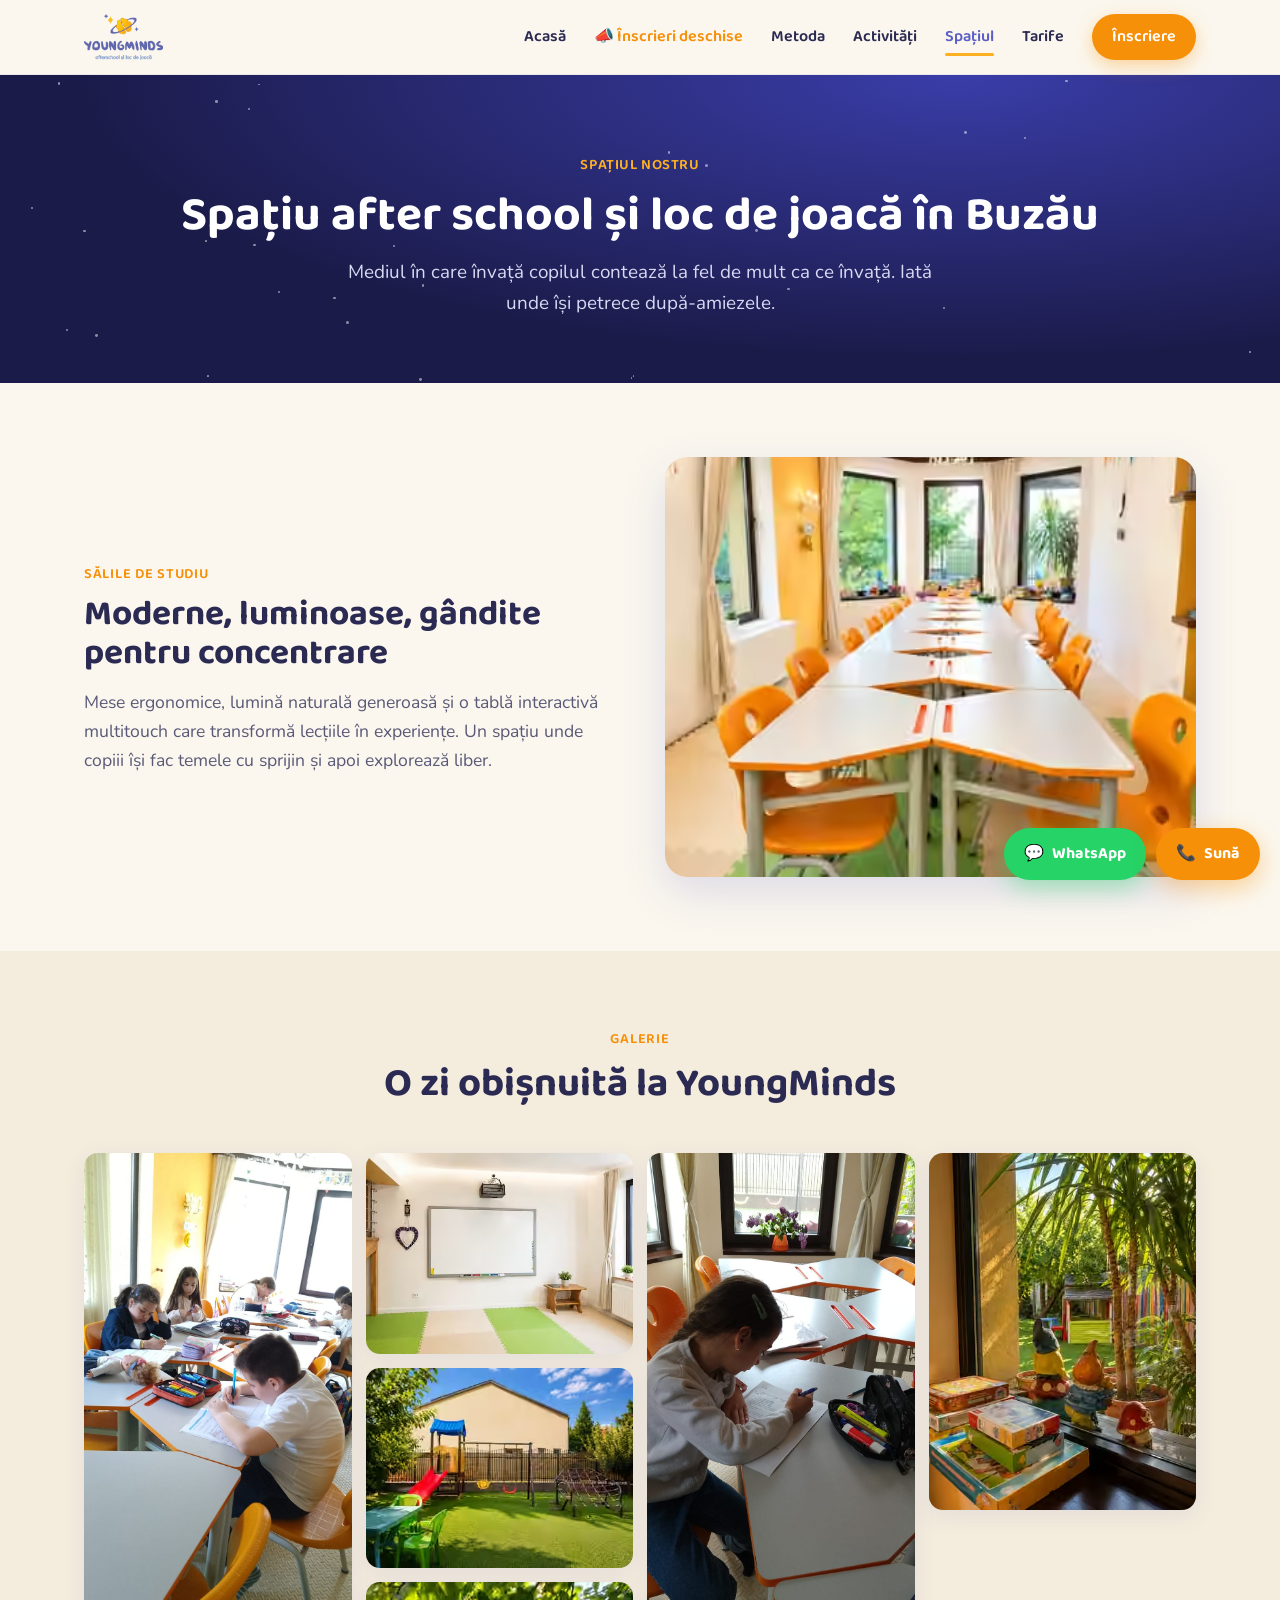
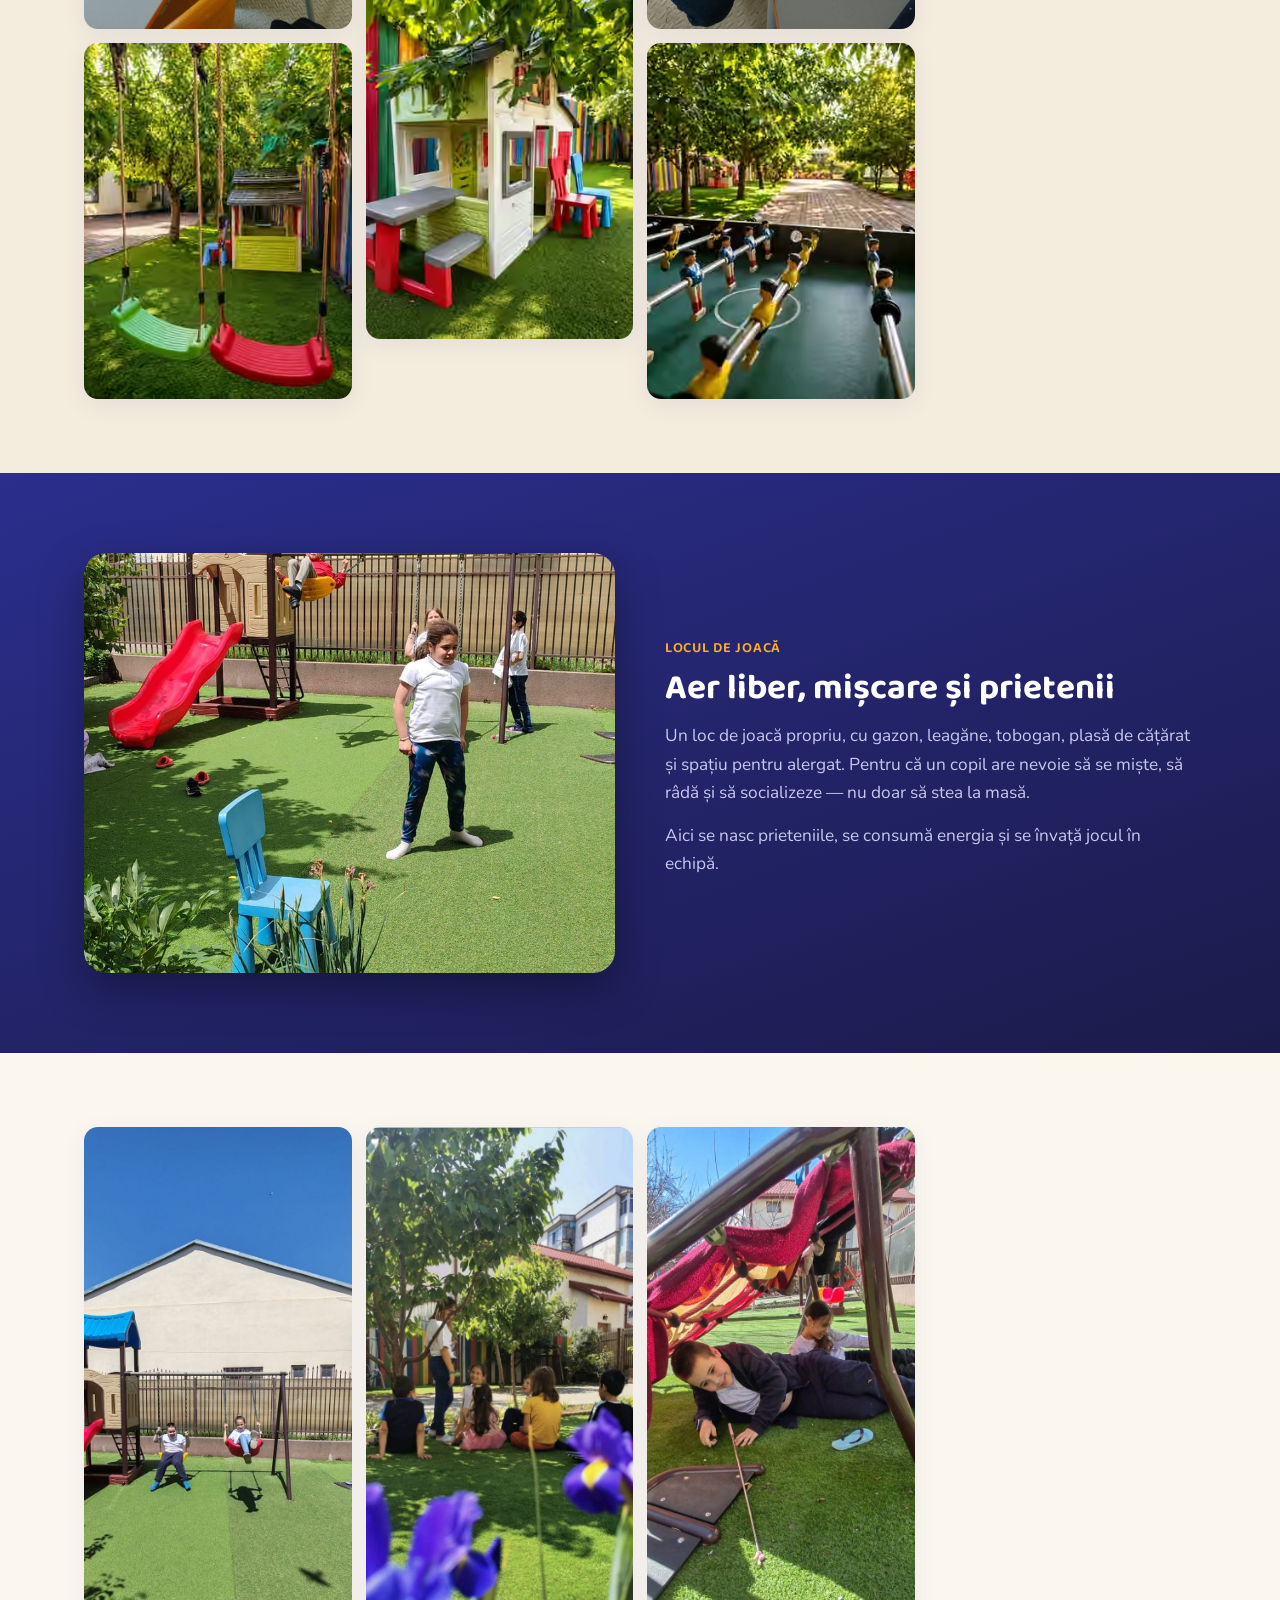
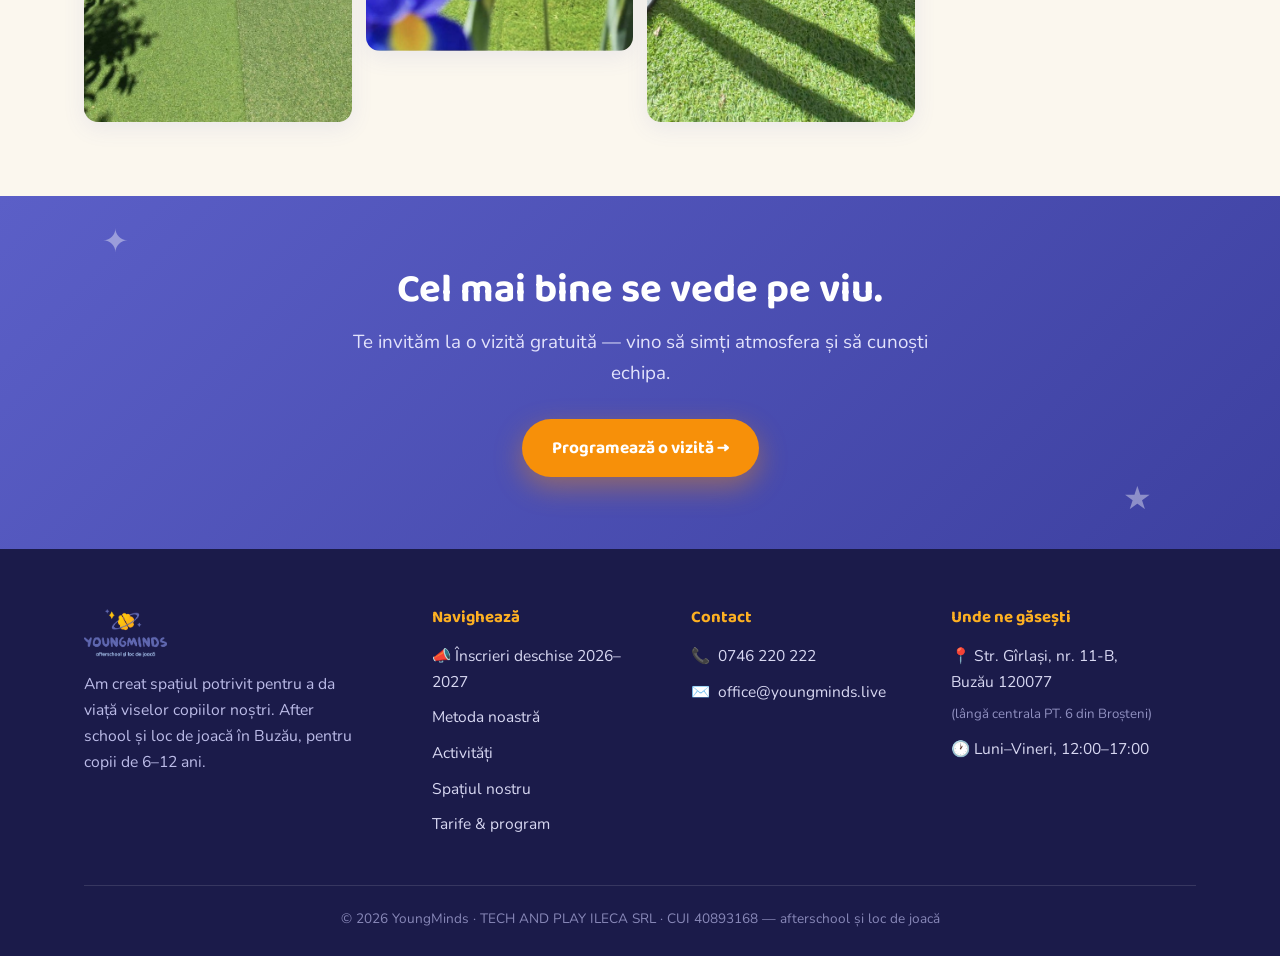
<file: spatiul.html>
<!DOCTYPE html>
<html lang="ro">
<head>
<!-- Google tag (gtag.js) -->
<script async src="https://www.googletagmanager.com/gtag/js?id=G-8RMYH10H6Z"></script>
<script>
  window.dataLayer = window.dataLayer || [];
  function gtag(){dataLayer.push(arguments);}
  gtag('js', new Date());
  gtag('config', 'G-8RMYH10H6Z');
</script>
<!-- Vercel Web Analytics -->
<script defer src="https://cdn.vercel-insights.com/v1/script.js"></script>
<meta charset="UTF-8">
<meta name="viewport" content="width=device-width, initial-scale=1.0">
<title>Spațiu After School Buzău & Loc de Joacă | YoungMinds</title>
<meta name="description" content="Vezi spațiul YoungMinds din Buzău: săli luminoase cu tablă interactivă și loc de joacă propriu cu gazon, leagăne și tobogan pentru copii 6–12 ani.">
<meta name="robots" content="index,follow,max-image-preview:large,max-snippet:-1,max-video-preview:-1">
<link rel="canonical" href="https://www.youngminds.live/spatiul">
<meta property="og:locale" content="ro_RO">
<meta property="og:type" content="website">
<meta property="og:site_name" content="YoungMinds">
<meta property="og:title" content="Spațiu After School Buzău & Loc de Joacă | YoungMinds">
<meta property="og:description" content="Săli de studiu moderne și loc de joacă propriu în Buzău. Descoperă spațiul YoungMinds în imagini.">
<meta property="og:url" content="https://www.youngminds.live/spatiul">
<meta property="og:image" content="https://www.youngminds.live/img/playground-wide.jpg">
<meta name="twitter:card" content="summary_large_image">
<meta name="twitter:title" content="Spațiu After School Buzău | YoungMinds">
<meta name="twitter:description" content="Săli de studiu, tablă interactivă și loc de joacă propriu în Buzău.">
<meta name="twitter:image" content="https://www.youngminds.live/img/playground-wide.jpg">
<script type="application/ld+json">
{
  "@context": "https://schema.org",
  "@type": "BreadcrumbList",
  "itemListElement": [
    {"@type":"ListItem","position":1,"name":"Acasă","item":"https://www.youngminds.live/"},
    {"@type":"ListItem","position":2,"name":"Spațiul","item":"https://www.youngminds.live/spatiul"}
  ]
}
</script>
<link rel="icon" type="image/png" href="img/logo.png">
<link rel="preconnect" href="https://fonts.googleapis.com">
<link rel="preconnect" href="https://fonts.gstatic.com" crossorigin>
<link href="https://fonts.googleapis.com/css2?family=Baloo+2:wght@500;600;700;800&family=Nunito:ital,wght@0,400;0,600;0,700;0,800;1,400&display=swap" rel="stylesheet">
<link rel="stylesheet" href="style.css">
</head>
<body>
<div class="float-cta">
  <a class="wa" href="https://wa.me/40746220222?text=Bun%C4%83%21%20A%C8%99%20vrea%20s%C4%83%20programez%20o%20vizit%C4%83%20la%20YoungMinds." target="_blank" rel="noopener">💬<span class="txt">WhatsApp</span></a>
  <a href="tel:+40746220222">📞<span class="txt">Sună</span></a>
</div>
<header class="site-header">
  <div class="wrap">
    <a class="brand" href="index.html"><img src="img/logo.png" alt="YoungMinds — afterschool și loc de joacă"></a>
    <button class="burger" aria-label="Meniu" onclick="document.querySelector('.site-nav').classList.toggle('open')"><span></span><span></span><span></span></button>
    <nav class="site-nav">
      <a href="index.html">Acasă</a>
      <a href="contact.html" style="color:var(--orange)">📣 Înscrieri deschise</a>
      <a href="metoda.html">Metoda</a>
      <a href="activitati.html">Activități</a>
      <a href="spatiul.html" class="active">Spațiul</a>
      <a href="tarife.html">Tarife</a>
      <a class="nav-cta" href="contact.html">Înscriere</a>
    </nav>
  </div>
</header>

<section class="page-hero"><div class="stars"></div>
  <div class="wrap"><div class="crumb">Spațiul nostru</div>
  <h1>Spațiu after school și loc de joacă în Buzău</h1>
  <p>Mediul în care învață copilul contează la fel de mult ca ce învață. Iată unde își petrece după-amiezele.</p></div>
</section>

<section class="sec-pad">
  <div class="wrap">
    <div class="space-feature reveal">
      <div><span class="tag">Sălile de studiu</span><h2>Moderne, luminoase, gândite pentru concentrare</h2><p>Mese ergonomice, lumină naturală generoasă și o tablă interactivă multitouch care transformă lecțiile în experiențe. Un spațiu unde copiii își fac temele cu sprijin și apoi explorează liber.</p></div>
      <img src="img/space-study-room.avif" alt="Sala de studiu YoungMinds cu mese modulare și lumină naturală">
    </div>
  </div>
</section>

<section class="gallery-masonry-band">
  <div class="wrap">
    <div class="sec-head reveal"><span class="tag">Galerie</span><h2>O zi obișnuită la YoungMinds</h2></div>
    <div class="masonry reveal">
      <img src="img/study-group-1.jpg" alt="Copii la studiu în after school YoungMinds Buzău">
      <img src="img/space-garden-swings.avif" alt="Leagăne și căsuță de joacă în curtea YoungMinds">
      <img src="img/space-interactive-board.avif" alt="Tablă interactivă și videoproiector în sala YoungMinds">
      <img src="img/space-garden-wide.avif" alt="Spațiul exterior YoungMinds cu loc de joacă și gazon">
      <img src="img/space-garden-playhouse.avif" alt="Căsuță de joacă în grădina YoungMinds">
      <img src="img/study-girl-writing.jpg" alt="Copil făcând teme la YoungMinds">
      <img src="img/space-garden-foosball.avif" alt="Masă de foosball cu vedere spre curtea YoungMinds">
      <img src="img/space-garden-window.avif" alt="Vedere din interior spre grădina YoungMinds">
    </div>
  </div>
</section>

<section class="space-feature-dark">
  <div class="wrap space-feature-grid">
    <div class="reveal"><img src="img/playground-wide.jpg" alt="Loc de joacă YoungMinds Buzău"></div>
    <div class="reveal">
      <span class="tag">Locul de joacă</span>
      <h2>Aer liber, mișcare și prietenii</h2>
      <p>Un loc de joacă propriu, cu gazon, leagăne, tobogan, plasă de cățărat și spațiu pentru alergat. Pentru că un copil are nevoie să se miște, să râdă și să socializeze — nu doar să stea la masă.</p>
      <p>Aici se nasc prieteniile, se consumă energia și se învață jocul în echipă.</p>
    </div>
  </div>
</section>

<section class="gallery-masonry-band light-bg">
  <div class="wrap">
    <div class="masonry reveal">
      <img src="img/playground-swings-2.jpg" alt="Leagăne în locul de joacă YoungMinds Buzău">
      <img src="img/playground-garden-class.jpg" alt="Activitate în aer liber la YoungMinds Buzău">
      <img src="img/playground-hammock.jpg" alt="Spațiu de joacă exterior YoungMinds">
    </div>
  </div>
</section>

<section class="cta-band">
  <span class="spark" style="top:20px;left:8%">✦</span><span class="spark" style="bottom:24px;right:10%">★</span>
  <div class="wrap reveal"><h2>Cel mai bine se vede pe viu.</h2><p>Te invităm la o vizită gratuită — vino să simți atmosfera și să cunoști echipa.</p><a class="btn-primary" href="contact.html">Programează o vizită →</a></div>
</section>
<footer class="site-footer">
  <div class="wrap">
    <div class="footer-grid">
      <div>
        <img class="flogo" src="img/logo.png" alt="YoungMinds after school Buzău">
        <p class="tagline">Am creat spațiul potrivit pentru a da viață viselor copiilor noștri. After school și loc de joacă în Buzău, pentru copii de 6–12 ani.</p>
      </div>
      <div>
        <h4>Navighează</h4>
        <ul>
          <li><a href="contact.html">📣 Înscrieri deschise 2026–2027</a></li>
          <li><a href="metoda.html">Metoda noastră</a></li>
          <li><a href="activitati.html">Activități</a></li>
          <li><a href="spatiul.html">Spațiul nostru</a></li>
          <li><a href="tarife.html">Tarife &amp; program</a></li>
        </ul>
      </div>
      <div>
        <h4>Contact</h4>
        <ul>
          <li>📞 <a href="tel:+40746220222">0746 220 222</a></li>
          <li>✉️ <a href="mailto:office@youngminds.live">office@youngminds.live</a></li>
        </ul>
      </div>
      <div>
        <h4>Unde ne găsești</h4>
        <ul>
          <li>📍 Str. Gîrlași, nr. 11-B,<br>Buzău 120077</li>
          <li><span class="sub">(lângă centrala PT. 6 din Broșteni)</span></li>
          <li>🕐 Luni–Vineri, 12:00–17:00</li>
        </ul>
      </div>
    </div>
    <div class="footer-bottom">© 2026 YoungMinds · TECH AND PLAY ILECA SRL · CUI 40893168 — afterschool și loc de joacă</div>
  </div>
</footer>
<script>
// reveal on scroll
const io=new IntersectionObserver((es)=>{es.forEach(e=>{if(e.isIntersecting){e.target.classList.add('in');io.unobserve(e.target)}})},{threshold:.12});
document.querySelectorAll('.reveal').forEach(el=>io.observe(el));
// stars
document.querySelectorAll('.stars').forEach(c=>{for(let i=0;i<30;i++){const s=document.createElement('span');const sz=Math.random()*2.5+1;s.style.width=sz+'px';s.style.height=sz+'px';s.style.left=Math.random()*100+'%';s.style.top=Math.random()*100+'%';s.style.animationDelay=(Math.random()*3)+'s';c.appendChild(s)}});
</script>

</body>
</html>
</file>
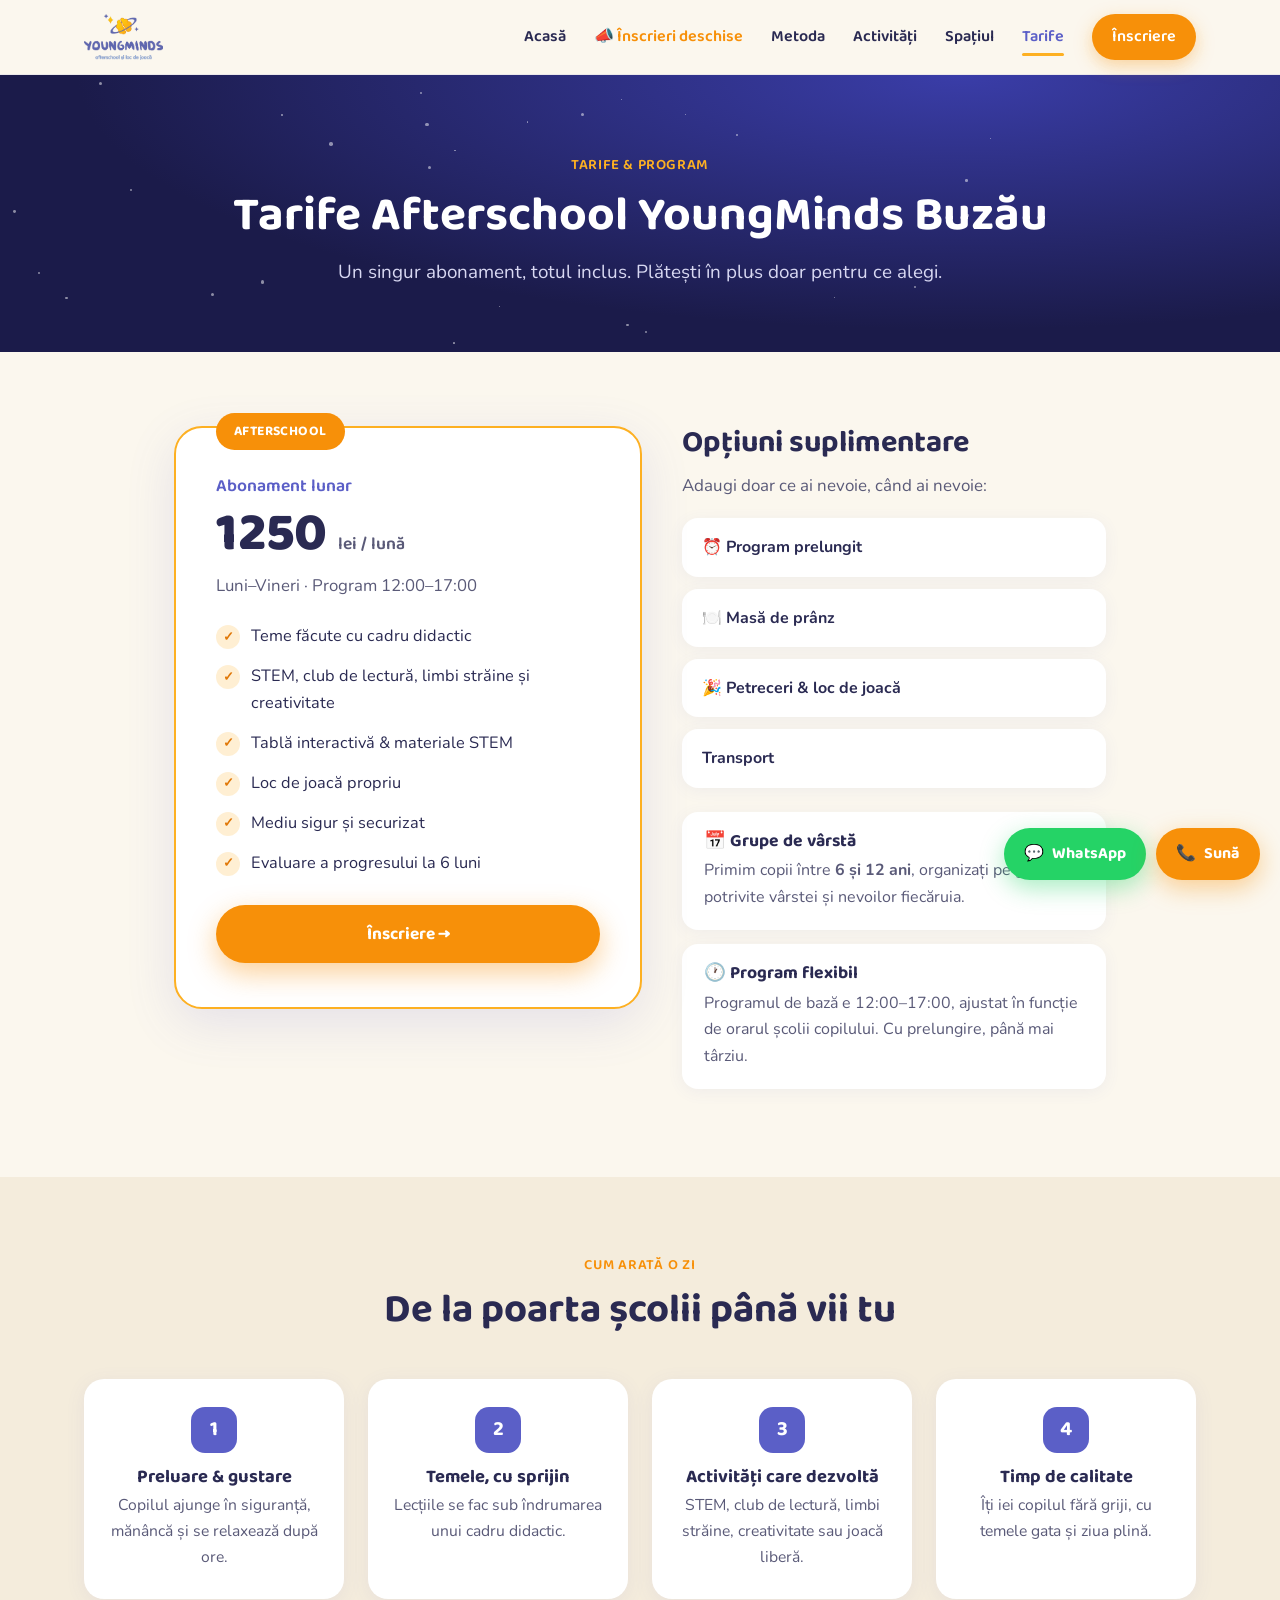
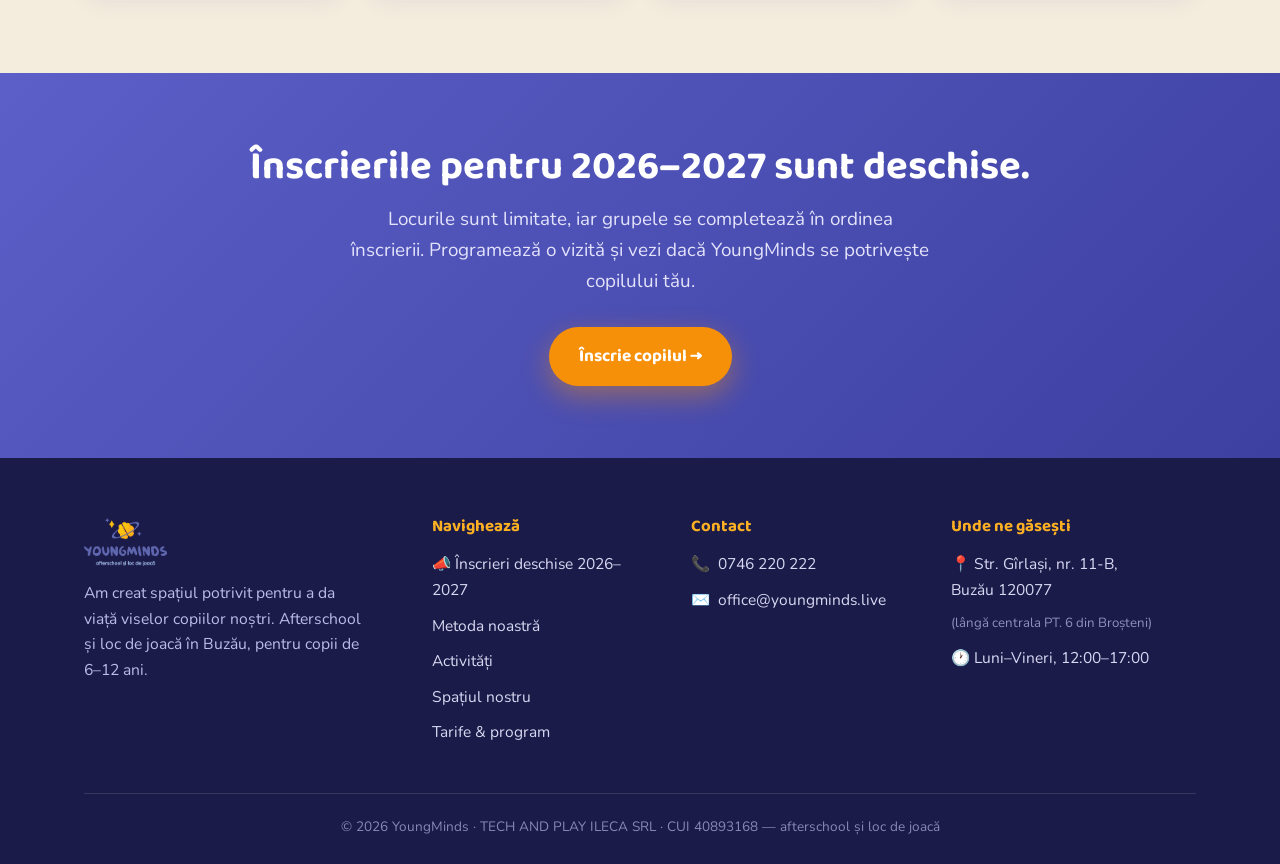
<file: tarife.html>
<!DOCTYPE html>
<html lang="ro">
<head>
<!-- Google tag (gtag.js) -->
<script async src="https://www.googletagmanager.com/gtag/js?id=G-8RMYH10H6Z"></script>
<script>
  window.dataLayer = window.dataLayer || [];
  function gtag(){dataLayer.push(arguments);}
  gtag('js', new Date());
  gtag('config', 'G-8RMYH10H6Z');
</script>
<!-- Vercel Web Analytics -->
<script defer src="https://cdn.vercel-insights.com/v1/script.js"></script>
<meta charset="UTF-8">
<meta name="viewport" content="width=device-width, initial-scale=1.0">
<title>Tarife Afterschool Buzău | 1250 lei/lună | YoungMinds</title>
<meta name="description" content="Tarif afterschool în Buzău: 1250 lei/lună, luni–vineri 12:00–17:00. Include teme cu cadru didactic, STEM, club de lectură, activități și loc de joacă YoungMinds.">
<meta name="robots" content="index,follow,max-image-preview:large,max-snippet:-1,max-video-preview:-1">
<link rel="canonical" href="https://www.youngminds.live/tarife">
<meta property="og:locale" content="ro_RO">
<meta property="og:type" content="website">
<meta property="og:site_name" content="YoungMinds">
<meta property="og:title" content="Tarife Afterschool Buzău | YoungMinds">
<meta property="og:description" content="1250 lei/lună, program luni–vineri 12:00–17:00, cu teme asistate, STEM, club de lectură, activități creative și loc de joacă.">
<meta property="og:url" content="https://www.youngminds.live/tarife">
<meta property="og:image" content="https://www.youngminds.live/img/study-room-wide.jpg">
<meta name="twitter:card" content="summary_large_image">
<meta name="twitter:title" content="Tarife Afterschool Buzău | YoungMinds">
<meta name="twitter:description" content="Vezi tariful, programul și ce include abonamentul YoungMinds în Buzău.">
<meta name="twitter:image" content="https://www.youngminds.live/img/study-room-wide.jpg">
<script type="application/ld+json">
{
  "@context": "https://schema.org",
  "@graph": [
    {
      "@type": "BreadcrumbList",
      "itemListElement": [
        {"@type":"ListItem","position":1,"name":"Acasă","item":"https://www.youngminds.live/"},
        {"@type":"ListItem","position":2,"name":"Tarife","item":"https://www.youngminds.live/tarife"}
      ]
    },
    {
      "@type": "Service",
      "name": "Program Afterschool YoungMinds",
      "provider": {"@id": "https://www.youngminds.live/#youngminds"},
      "areaServed": "Buzău",
      "offers": {
        "@type": "Offer",
        "price": "1250",
        "priceCurrency": "RON",
        "url": "https://www.youngminds.live/tarife"
      }
    }
  ]
}
</script>
<link rel="icon" type="image/png" href="img/logo.png">
<link rel="preconnect" href="https://fonts.googleapis.com">
<link rel="preconnect" href="https://fonts.gstatic.com" crossorigin>
<link href="https://fonts.googleapis.com/css2?family=Baloo+2:wght@500;600;700;800&family=Nunito:ital,wght@0,400;0,600;0,700;0,800;1,400&display=swap" rel="stylesheet">
<link rel="stylesheet" href="style.css">
</head>
<body>
<div class="float-cta">
  <a class="wa" href="https://wa.me/40746220222?text=Bun%C4%83%21%20A%C8%99%20vrea%20s%C4%83%20programez%20o%20vizit%C4%83%20la%20YoungMinds." target="_blank" rel="noopener">💬<span class="txt">WhatsApp</span></a>
  <a href="tel:+40746220222">📞<span class="txt">Sună</span></a>
</div>
<header class="site-header">
  <div class="wrap">
    <a class="brand" href="index.html"><img src="img/logo.png" alt="YoungMinds — afterschool și loc de joacă"></a>
    <button class="burger" aria-label="Meniu" onclick="document.querySelector('.site-nav').classList.toggle('open')"><span></span><span></span><span></span></button>
    <nav class="site-nav">
      <a href="index.html">Acasă</a>
      <a href="contact.html" style="color:var(--orange)">📣 Înscrieri deschise</a>
      <a href="metoda.html">Metoda</a>
      <a href="activitati.html">Activități</a>
      <a href="spatiul.html">Spațiul</a>
      <a href="tarife.html" class="active">Tarife</a>
      <a class="nav-cta" href="contact.html">Înscriere</a>
    </nav>
  </div>
</header>

<section class="page-hero"><div class="stars"></div>
  <div class="wrap"><div class="crumb">Tarife &amp; program</div>
  <h1>Tarife Afterschool YoungMinds Buzău</h1>
  <p>Un singur abonament, totul inclus. Plătești în plus doar pentru ce alegi.</p></div>
</section>

<section class="sec-pad">
  <div class="wrap pricing-wrap">
    <div class="price-card reveal">
      <span class="price-badge">Afterschool</span>
      <div class="plan">Abonament lunar</div>
      <div class="amount">1250 <small>lei / lună</small></div>
      <div class="prog">Luni–Vineri · Program 12:00–17:00</div>
      <ul>
        <li><span class="ck">✓</span> Teme făcute cu cadru didactic</li>
        <li><span class="ck">✓</span> STEM, club de lectură, limbi străine și creativitate</li>
        <li><span class="ck">✓</span> Tablă interactivă &amp; materiale STEM</li>
        <li><span class="ck">✓</span> Loc de joacă propriu</li>
        <li><span class="ck">✓</span> Mediu sigur și securizat</li>
        <li><span class="ck">✓</span> Evaluare a progresului la 6 luni</li>
      </ul>
      <a class="btn-primary" href="contact.html">Înscriere →</a>
    </div>
    <div class="price-side reveal">
      <h2>Opțiuni suplimentare</h2>
      <p>Adaugi doar ce ai nevoie, când ai nevoie:</p>
      <div class="extras">
        <div class="extra extra-category"><span>⏰ Program prelungit</span></div>
        <div class="extra extra-category"><span>🍽️ Masă de prânz</span></div>
        <div class="extra extra-category"><span>🎉 Petreceri &amp; loc de joacă</span></div>
        <div class="extra extra-category"><span>Transport</span></div>
      </div>
      <div class="info-box">
        <h4>📅 Grupe de vârstă</h4>
        <p>Primim copii între <strong>6 și 12 ani</strong>, organizați pe grupe potrivite vârstei și nevoilor fiecăruia.</p>
      </div>
      <div class="info-box">
        <h4>🕐 Program flexibil</h4>
        <p>Programul de bază e 12:00–17:00, ajustat în funcție de orarul școlii copilului. Cu prelungire, până mai târziu.</p>
      </div>
    </div>
  </div>
</section>

<section class="how-day">
  <div class="wrap">
    <div class="sec-head reveal"><span class="tag">Cum arată o zi</span><h2>De la poarta școlii până vii tu</h2></div>
    <div class="timeline reveal">
      <div class="tl-step"><div class="tl-num">1</div><h4>Preluare &amp; gustare</h4><p>Copilul ajunge în siguranță, mănâncă și se relaxează după ore.</p></div>
      <div class="tl-step"><div class="tl-num">2</div><h4>Temele, cu sprijin</h4><p>Lecțiile se fac sub îndrumarea unui cadru didactic.</p></div>
      <div class="tl-step"><div class="tl-num">3</div><h4>Activități care dezvoltă</h4><p>STEM, club de lectură, limbi străine, creativitate sau joacă liberă.</p></div>
      <div class="tl-step"><div class="tl-num">4</div><h4>Timp de calitate</h4><p>Îți iei copilul fără griji, cu temele gata și ziua plină.</p></div>
    </div>
  </div>
</section>

<section class="cta-band">
  <div class="wrap reveal"><h2>Înscrierile pentru 2026–2027 sunt deschise.</h2><p>Locurile sunt limitate, iar grupele se completează în ordinea înscrierii. Programează o vizită și vezi dacă YoungMinds se potrivește copilului tău.</p><a class="btn-primary" href="contact.html">Înscrie copilul →</a></div>
</section>
<footer class="site-footer">
  <div class="wrap">
    <div class="footer-grid">
      <div>
        <img class="flogo" src="img/logo.png" alt="YoungMinds afterschool Buzău">
        <p class="tagline">Am creat spațiul potrivit pentru a da viață viselor copiilor noștri. Afterschool și loc de joacă în Buzău, pentru copii de 6–12 ani.</p>
      </div>
      <div>
        <h4>Navighează</h4>
        <ul>
          <li><a href="contact.html">📣 Înscrieri deschise 2026–2027</a></li>
          <li><a href="metoda.html">Metoda noastră</a></li>
          <li><a href="activitati.html">Activități</a></li>
          <li><a href="spatiul.html">Spațiul nostru</a></li>
          <li><a href="tarife.html">Tarife &amp; program</a></li>
        </ul>
      </div>
      <div>
        <h4>Contact</h4>
        <ul>
          <li>📞 <a href="tel:+40746220222">0746 220 222</a></li>
          <li>✉️ <a href="mailto:office@youngminds.live">office@youngminds.live</a></li>
        </ul>
      </div>
      <div>
        <h4>Unde ne găsești</h4>
        <ul>
          <li>📍 Str. Gîrlași, nr. 11-B,<br>Buzău 120077</li>
          <li><span class="sub">(lângă centrala PT. 6 din Broșteni)</span></li>
          <li>🕐 Luni–Vineri, 12:00–17:00</li>
        </ul>
      </div>
    </div>
    <div class="footer-bottom">© 2026 YoungMinds · TECH AND PLAY ILECA SRL · CUI 40893168 — afterschool și loc de joacă</div>
  </div>
</footer>
<script>
// reveal on scroll
const io=new IntersectionObserver((es)=>{es.forEach(e=>{if(e.isIntersecting){e.target.classList.add('in');io.unobserve(e.target)}})},{threshold:.12});
document.querySelectorAll('.reveal').forEach(el=>io.observe(el));
// stars
document.querySelectorAll('.stars').forEach(c=>{for(let i=0;i<30;i++){const s=document.createElement('span');const sz=Math.random()*2.5+1;s.style.width=sz+'px';s.style.height=sz+'px';s.style.left=Math.random()*100+'%';s.style.top=Math.random()*100+'%';s.style.animationDelay=(Math.random()*3)+'s';c.appendChild(s)}});
</script>

</body>
</html>
</file>
<file: style.css>
/* ============ YoungMinds — shared styles ============ */
:root{
  --periwinkle:#5B5FC7;--periwinkle-deep:#3D40A0;--periwinkle-bright:#4A63D8;
  --gold:#FDB022;--orange:#F79009;--orange-deep:#E07706;
  --cream:#FBF7EE;--cream-deep:#F4ECDC;
  --ink:#2A2A52;--ink-soft:#5A5A78;--space:#2B2E8C;--space-deep:#1B1B4A;
}
*{margin:0;padding:0;box-sizing:border-box}
html{scroll-behavior:smooth}
body{font-family:'Nunito',sans-serif;color:var(--ink);background:var(--cream);line-height:1.65;overflow-x:hidden}
h1,h2,h3,h4{font-family:'Baloo 2',cursive;line-height:1.12;font-weight:700}
img{max-width:100%;display:block}
a{color:inherit;text-decoration:none}
.wrap{max-width:1160px;margin:0 auto;padding:0 24px}

/* ---- HEADER NAV ---- */
.site-header{position:sticky;top:0;z-index:100;background:rgba(251,247,238,.92);backdrop-filter:blur(10px);border-bottom:1px solid rgba(91,95,199,.1)}
.site-header .wrap{display:flex;align-items:center;justify-content:space-between;height:74px}
.site-header .brand img{height:46px}
.site-nav{display:flex;align-items:center;gap:28px}
.site-nav a{font-family:'Baloo 2';font-weight:600;color:var(--ink);font-size:1.01rem;transition:color .2s;position:relative}
.site-nav a:hover{color:var(--periwinkle)}
.site-nav a.active{color:var(--periwinkle)}
.site-nav a.active::after{content:"";position:absolute;left:0;right:0;bottom:-6px;height:3px;background:var(--gold);border-radius:3px}
.site-nav .nav-cta{background:var(--orange);color:#fff;padding:10px 20px;border-radius:50px;box-shadow:0 6px 18px rgba(247,144,9,.35)}
.site-nav .nav-cta:hover{color:#fff;transform:translateY(-2px)}
.burger{display:none;flex-direction:column;gap:5px;cursor:pointer;background:none;border:none;padding:6px}
.burger span{width:26px;height:3px;background:var(--ink);border-radius:3px;transition:.3s}

/* ---- BUTTONS ---- */
.btn-primary{background:var(--orange);color:#fff;font-family:'Baloo 2';font-weight:700;font-size:1.08rem;padding:15px 30px;border-radius:50px;display:inline-flex;align-items:center;gap:9px;box-shadow:0 10px 28px rgba(247,144,9,.42);transition:transform .2s,box-shadow .2s;border:none;cursor:pointer}
.btn-primary:hover{transform:translateY(-3px);box-shadow:0 14px 36px rgba(247,144,9,.52);color:#fff}
.btn-ghost{color:var(--periwinkle);font-family:'Baloo 2';font-weight:600;font-size:1.02rem;padding:15px 24px;border-radius:50px;border:1.5px solid rgba(91,95,199,.4);transition:background .2s,color .2s}
.btn-ghost:hover{background:var(--periwinkle);color:#fff}
.btn-ghost-light{color:#fff;border-color:rgba(255,255,255,.4)}
.btn-ghost-light:hover{background:rgba(255,255,255,.14);color:#fff}

/* ---- SECTION HEADS ---- */
.sec-head{text-align:center;max-width:700px;margin:0 auto 46px}
.sec-head .tag{font-family:'Baloo 2';font-weight:600;color:var(--orange);text-transform:uppercase;letter-spacing:.05em;font-size:.9rem}
.sec-head h2{font-size:2.5rem;color:var(--ink);margin:10px 0 14px}
.sec-head p{font-size:1.12rem;color:var(--ink-soft)}
.sec-head.light h2{color:#fff}.sec-head.light .tag{color:var(--gold)}.sec-head.light p{color:#C8C8EC}

/* ---- PAGE HERO (inner pages) ---- */
.page-hero{background:radial-gradient(ellipse at 75% 0%,#3A3DA8 0%,var(--space-deep) 65%);color:#fff;padding:78px 0 64px;position:relative;overflow:hidden;text-align:center}
.page-hero .stars{position:absolute;inset:0;pointer-events:none}
.page-hero .stars span{position:absolute;background:#fff;border-radius:50%;opacity:.5;animation:tw 3s infinite ease-in-out}
.page-hero .crumb{font-family:'Baloo 2';font-weight:600;color:var(--gold);font-size:.92rem;letter-spacing:.04em;text-transform:uppercase;margin-bottom:12px;position:relative;z-index:2}
.page-hero h1{font-size:3rem;margin-bottom:14px;position:relative;z-index:2}
.page-hero p{font-size:1.18rem;color:#D8D8F2;max-width:620px;margin:0 auto;position:relative;z-index:2}
@keyframes tw{0%,100%{opacity:.16}50%{opacity:.85}}

/* ---- FLOAT CTA ---- */
.float-cta{position:fixed;bottom:20px;right:20px;z-index:200;display:flex;gap:10px}
.float-cta a{display:flex;align-items:center;gap:8px;background:var(--orange);color:#fff;font-family:'Baloo 2';font-weight:700;padding:13px 20px;border-radius:50px;font-size:1rem;box-shadow:0 8px 24px rgba(247,144,9,.4);transition:transform .2s}
.float-cta a.wa{background:#25D366;box-shadow:0 8px 24px rgba(37,211,102,.4)}
.float-cta a:hover{transform:translateY(-3px);color:#fff}

/* ---- FOOTER ---- */
.site-footer{background:var(--space-deep);color:#fff;padding:60px 0 26px}
.footer-grid{display:grid;grid-template-columns:1.4fr 1fr 1fr 1.1fr;gap:36px;margin-bottom:38px}
.site-footer .flogo{height:48px;margin-bottom:15px}
.site-footer .tagline{color:#BCBCE8;font-size:.98rem;max-width:280px}
.site-footer h4{font-family:'Baloo 2';font-size:1.05rem;margin-bottom:15px;color:var(--gold)}
.site-footer ul{list-style:none}
.site-footer ul li{margin-bottom:10px;color:#D8D8F2;font-size:.97rem;display:flex;gap:8px;align-items:flex-start}
.site-footer ul li a:hover{color:var(--gold)}
.site-footer .sub{font-size:.83rem;color:#9090C0}
.footer-bottom{border-top:1px solid rgba(255,255,255,.12);padding-top:22px;text-align:center;color:#8888B8;font-size:.85rem}

/* ---- generic cards grid ---- */
.grid-3{display:grid;grid-template-columns:repeat(3,1fr);gap:24px}
.grid-2{display:grid;grid-template-columns:repeat(2,1fr);gap:30px}

/* ---- reveal anim ---- */
.reveal{opacity:0;transform:translateY(24px);transition:opacity .6s ease,transform .6s ease}
.reveal.in{opacity:1;transform:none}

@media(max-width:900px){
  .site-nav{position:fixed;inset:74px 0 auto 0;background:var(--cream);flex-direction:column;gap:0;padding:10px 24px 24px;border-bottom:1px solid rgba(91,95,199,.12);transform:translateY(-120%);transition:transform .3s;align-items:stretch}
  .site-nav.open{transform:none}
  .site-nav a{padding:14px 0;border-bottom:1px solid rgba(91,95,199,.08)}
  .site-nav a.active::after{display:none}
  .site-nav .nav-cta{text-align:center;margin-top:12px}
  .burger{display:flex}
  .grid-3,.grid-2{grid-template-columns:1fr}
  .footer-grid{grid-template-columns:1fr 1fr}
  .page-hero h1{font-size:2.2rem}
  .sec-head h2{font-size:2rem}
  .float-cta a span.txt{display:none}.float-cta a{padding:13px}
}
@media(max-width:560px){.footer-grid{grid-template-columns:1fr}}
@media(prefers-reduced-motion:reduce){*{animation:none!important;transition:none!important}.reveal{opacity:1;transform:none}}


/* ============ PAGE-SPECIFIC ============ */
.sec-pad{padding:74px 0}
.pad-top-0{padding-top:0}
.center-cta{text-align:center;margin-top:38px}

/* HOME HERO */
.home-hero{position:relative;background:radial-gradient(ellipse at 72% 0%,#3A3DA8 0%,var(--space-deep) 62%);color:#fff;padding:60px 0 0;overflow:hidden}
.home-hero-grid{position:relative;z-index:5;display:grid;grid-template-columns:1.05fr .95fr;gap:46px;align-items:center;padding-bottom:54px}
.home-hero .eyebrow{display:inline-block;background:rgba(253,176,34,.18);color:var(--gold);font-family:'Baloo 2';font-weight:600;font-size:.88rem;letter-spacing:.04em;padding:6px 16px;border-radius:50px;margin-bottom:20px;text-transform:uppercase}
.home-hero h1{font-size:3.2rem;margin-bottom:18px;font-weight:800;letter-spacing:-.01em}
.home-hero h1 .hl{color:var(--gold);position:relative;white-space:nowrap}
.home-hero h1 .hl::after{content:"";position:absolute;left:-4%;right:-4%;bottom:5px;height:13px;background:rgba(253,176,34,.22);border-radius:8px;z-index:-1}
.home-hero p.lead{font-size:1.2rem;color:#D8D8F2;margin-bottom:30px;max-width:540px}
.hero-cta{display:flex;gap:14px;flex-wrap:wrap;align-items:center}
.hero-trust{margin-top:26px;display:flex;gap:22px;flex-wrap:wrap;font-size:.95rem;color:#BCBCE8}
.hero-trust b{color:#fff}
.home-hero-photo{position:relative}
.home-hero-photo img{border-radius:24px;box-shadow:0 24px 60px rgba(0,0,0,.4);width:100%;height:440px;object-fit:cover}
.photo-badge{position:absolute;bottom:-16px;left:24px;background:#fff;color:var(--ink);font-family:'Baloo 2';font-weight:700;font-size:.98rem;padding:11px 20px;border-radius:50px;box-shadow:0 10px 26px rgba(0,0,0,.2)}
.wave{display:block;width:100%;margin-top:-1px;position:relative;z-index:4}

/* HOME STRIP */
.home-strip{background:var(--gold);color:var(--space-deep);padding:15px 0}
.home-strip .wrap{display:flex;justify-content:center;gap:40px;flex-wrap:wrap;font-family:'Baloo 2';font-weight:600;font-size:1.01rem}
.home-strip span{display:inline-flex;align-items:center;gap:8px}

/* HOME MISSION */
.home-mission{padding:74px 0 40px;text-align:center}
.home-mission .mark{font-size:1.3rem;color:var(--gold);letter-spacing:3px;margin-bottom:14px;opacity:.7}
.home-mission h2{font-size:2.4rem;color:var(--ink);max-width:780px;margin:0 auto 18px}
.home-mission h2 .em{color:var(--orange)}
.home-mission p{font-size:1.14rem;color:var(--ink-soft);max-width:700px;margin:0 auto}

/* BENEFIT CARDS */
.home-benefits{padding:40px 0 74px}
.ben-card{background:#fff;border-radius:24px;padding:34px 28px;box-shadow:0 4px 24px rgba(91,95,199,.08);border:1px solid rgba(91,95,199,.06);transition:transform .25s,box-shadow .25s}
.ben-card:hover{transform:translateY(-6px);box-shadow:0 16px 38px rgba(91,95,199,.16)}
.ben-card .ic{width:62px;height:62px;border-radius:18px;display:grid;place-items:center;font-size:1.9rem;margin-bottom:18px}
.ic-blue{background:rgba(91,95,199,.12)}.ic-gold{background:rgba(253,176,34,.18)}.ic-orange{background:rgba(247,144,9,.14)}
.ben-card h3{font-size:1.32rem;color:var(--ink);margin-bottom:10px}
.ben-card p{color:var(--ink-soft)}

/* HOME ACTIVITIES MINI */
.home-activities{background:var(--cream-deep);padding:74px 0}
.act-mini-grid{display:flex;flex-wrap:wrap;gap:16px;justify-content:center;max-width:920px;margin:0 auto}
.act-mini{background:#fff;border-radius:50px;padding:14px 26px;font-family:'Baloo 2';font-weight:600;color:var(--ink);display:inline-flex;align-items:center;gap:10px;box-shadow:0 4px 16px rgba(91,95,199,.08);transition:transform .2s,box-shadow .2s;font-size:1.05rem}
.act-mini span{font-size:1.3rem}
.act-mini:hover{transform:translateY(-4px);box-shadow:0 10px 26px rgba(91,95,199,.16);color:var(--periwinkle)}

/* HOME GALLERY CTA */
.home-gallery-cta{padding:80px 0}
.gallery-split{display:grid;grid-template-columns:1fr 1fr;gap:50px;align-items:center}
.gallery-photos{display:grid;grid-template-columns:1fr 1fr;grid-template-rows:auto auto;gap:14px}
.gallery-photos img{border-radius:18px;object-fit:cover;width:100%;box-shadow:0 8px 28px rgba(91,95,199,.14)}
.gallery-photos .g1{grid-column:1/2;grid-row:1/3;height:100%;min-height:320px}
.gallery-photos .g2{height:150px}.gallery-photos .g3{height:150px}
.gallery-text .tag{font-family:'Baloo 2';font-weight:600;color:var(--orange);text-transform:uppercase;letter-spacing:.05em;font-size:.9rem}
.gallery-text h2{font-size:2.2rem;color:var(--ink);margin:8px 0 14px}
.gallery-text p{color:var(--ink-soft);font-size:1.1rem;margin-bottom:24px}

/* PROOF */
.home-proof{background:var(--cream-deep);padding:74px 0}
.quote{background:#fff;border-radius:22px;padding:30px 26px;box-shadow:0 4px 22px rgba(91,95,199,.08);display:flex;flex-direction:column}
.quote .qstars{color:var(--gold);font-size:1.1rem;margin-bottom:12px;letter-spacing:2px}
.quote p{color:var(--ink);font-style:italic;flex:1;margin-bottom:16px}
.quote .who{font-family:'Baloo 2';font-weight:600;color:var(--periwinkle);font-size:.98rem}
.proof-note{text-align:center;margin-top:34px;color:var(--ink-soft)}
.proof-note a{color:var(--periwinkle);font-weight:700}

/* CTA BAND */
.cta-band{background:linear-gradient(135deg,var(--periwinkle) 0%,var(--periwinkle-deep) 100%);color:#fff;padding:72px 0;text-align:center;position:relative;overflow:hidden}
.cta-band h2{font-size:2.5rem;margin-bottom:14px}
.cta-band p{font-size:1.18rem;color:#E2E2FB;max-width:580px;margin:0 auto 30px}
.cta-band .spark{position:absolute;font-size:2rem;opacity:.4}

/* METODA */
.method-intro{max-width:840px;margin:0 auto;text-align:center}
.big-lead{font-size:1.4rem;color:var(--ink);line-height:1.6}
.big-lead strong{color:var(--periwinkle)}
.method-card{background:#fff;border-radius:22px;padding:34px 30px;box-shadow:0 4px 22px rgba(91,95,199,.08);border:1px solid rgba(91,95,199,.06);position:relative}
.method-card .mnum{font-family:'Baloo 2';font-weight:800;font-size:2.4rem;color:rgba(253,176,34,.5);line-height:1;margin-bottom:10px}
.method-card h3{font-size:1.4rem;color:var(--ink);margin-bottom:10px}
.method-card p{color:var(--ink-soft);font-size:1.04rem}
.method-feature{background:var(--cream-deep);padding:74px 0}
.method-feature-grid{display:grid;grid-template-columns:1fr 1fr;gap:50px;align-items:center}
.method-feature-grid img{border-radius:22px;box-shadow:0 16px 44px rgba(91,95,199,.18);width:100%;height:420px;object-fit:cover}
.method-feature-grid .tag{font-family:'Baloo 2';font-weight:600;color:var(--orange);text-transform:uppercase;letter-spacing:.05em;font-size:.9rem}
.method-feature-grid h2{font-size:2.2rem;color:var(--ink);margin:8px 0 16px}
.method-feature-grid p{color:var(--ink-soft);font-size:1.08rem;margin-bottom:16px}
.values-grid{max-width:880px;margin:0 auto}
.value-row{display:flex;gap:18px;align-items:flex-start;background:#fff;border-radius:18px;padding:24px 26px;box-shadow:0 4px 18px rgba(91,95,199,.07)}
.value-row .vic{font-size:2rem;flex:none}
.value-row h4{font-family:'Baloo 2';font-size:1.2rem;color:var(--ink);margin-bottom:4px}
.value-row p{color:var(--ink-soft)}

/* ACTIVITATI */
.act-list{display:flex;flex-direction:column;gap:20px;max-width:900px;margin:0 auto}
.act-full{display:flex;gap:26px;align-items:center;background:#fff;border-radius:22px;padding:28px 30px;box-shadow:0 4px 22px rgba(91,95,199,.08);border:1px solid rgba(91,95,199,.06);transition:transform .2s,box-shadow .2s}
.act-full:hover{transform:translateX(6px);box-shadow:0 12px 32px rgba(91,95,199,.14)}
.act-icon{width:74px;height:74px;border-radius:20px;display:grid;place-items:center;font-size:2.2rem;flex:none}
.act-body h3{font-size:1.4rem;color:var(--ink);margin-bottom:6px}
.act-body p{color:var(--ink-soft);font-size:1.04rem}
.act-gallery-band{background:linear-gradient(160deg,var(--space) 0%,var(--space-deep) 100%);padding:74px 0}
.photo-row{display:grid;grid-template-columns:repeat(4,1fr);gap:16px}
.photo-row img{border-radius:16px;height:280px;width:100%;object-fit:cover;box-shadow:0 10px 30px rgba(0,0,0,.3)}

/* SPATIUL */
.space-feature{display:grid;grid-template-columns:1fr 1fr;gap:50px;align-items:center}
.space-feature .tag{font-family:'Baloo 2';font-weight:600;color:var(--orange);text-transform:uppercase;letter-spacing:.05em;font-size:.9rem}
.space-feature h2{font-size:2.2rem;color:var(--ink);margin:8px 0 14px}
.space-feature p{color:var(--ink-soft);font-size:1.1rem}
.space-feature img{border-radius:22px;box-shadow:0 16px 44px rgba(91,95,199,.18);height:420px;width:100%;object-fit:cover}
.gallery-masonry-band{padding:74px 0;background:var(--cream-deep)}
.gallery-masonry-band.light-bg{background:var(--cream)}
.masonry{columns:4;column-gap:14px}
.masonry img{width:100%;border-radius:14px;margin-bottom:14px;box-shadow:0 6px 22px rgba(91,95,199,.1);break-inside:avoid}
.space-feature-dark{background:linear-gradient(160deg,var(--space) 0%,var(--space-deep) 100%);color:#fff;padding:80px 0}
.space-feature-grid{display:grid;grid-template-columns:1fr 1fr;gap:50px;align-items:center}
.space-feature-grid img{border-radius:22px;box-shadow:0 16px 44px rgba(0,0,0,.35);height:420px;width:100%;object-fit:cover}
.space-feature-grid .tag{font-family:'Baloo 2';font-weight:600;color:var(--gold);text-transform:uppercase;letter-spacing:.05em;font-size:.9rem}
.space-feature-grid h2{font-size:2.2rem;margin:8px 0 14px}
.space-feature-grid p{color:#C8C8EC;font-size:1.08rem;margin-bottom:14px}

/* TARIFE */
.pricing-wrap{display:grid;grid-template-columns:1.05fr .95fr;gap:40px;align-items:start;max-width:980px;margin:0 auto}
.price-card{background:#fff;border-radius:28px;padding:44px 40px;box-shadow:0 14px 50px rgba(91,95,199,.14);position:relative;border:2px solid var(--gold)}
.price-badge{position:absolute;top:-15px;left:40px;background:var(--orange);color:#fff;font-family:'Baloo 2';font-weight:700;font-size:.85rem;padding:7px 18px;border-radius:50px;text-transform:uppercase;letter-spacing:.03em}
.price-card .plan{font-family:'Baloo 2';font-weight:600;color:var(--periwinkle);font-size:1.1rem;margin-bottom:6px}
.price-card .amount{font-family:'Baloo 2';font-weight:800;color:var(--ink);font-size:3.4rem;line-height:1}
.price-card .amount small{font-size:1.1rem;color:var(--ink-soft);font-weight:600}
.price-card .prog{color:var(--ink-soft);margin:10px 0 24px;font-size:1.05rem}
.price-card ul{list-style:none;display:flex;flex-direction:column;gap:13px;margin-bottom:28px}
.price-card ul li{display:flex;gap:11px;align-items:flex-start;color:var(--ink);font-size:1.02rem}
.price-card ul li .ck{flex:none;width:24px;height:24px;border-radius:50%;background:rgba(253,176,34,.2);color:var(--orange-deep);display:grid;place-items:center;font-size:.8rem;font-weight:800;margin-top:2px}
.price-card .btn-primary{width:100%;justify-content:center}
.price-side h2{font-size:1.9rem;color:var(--ink);margin-bottom:12px}
.price-side>p{color:var(--ink-soft);font-size:1.06rem;margin-bottom:18px}
.extras{display:flex;flex-direction:column;gap:12px;margin-bottom:24px}
.extra{background:#fff;border-radius:16px;padding:16px 20px;display:flex;justify-content:space-between;align-items:center;gap:12px;box-shadow:0 3px 16px rgba(91,95,199,.07)}
.extra span:first-child{color:var(--ink);font-weight:600}
.extra span:last-child{font-family:'Baloo 2';font-weight:700;color:var(--periwinkle);white-space:nowrap}
.extra.extra-category{justify-content:flex-start}
.extra.extra-category span{font-family:'Nunito';font-weight:700;color:var(--ink);white-space:normal}
.info-box{background:#fff;border-radius:16px;padding:20px 22px;margin-bottom:14px;box-shadow:0 3px 16px rgba(91,95,199,.07)}
.info-box h4{font-family:'Baloo 2';font-size:1.1rem;color:var(--ink);margin-bottom:6px}
.info-box p{color:var(--ink-soft);font-size:1rem}
.how-day{background:var(--cream-deep);padding:74px 0}
.timeline{display:grid;grid-template-columns:repeat(4,1fr);gap:24px}
.tl-step{background:#fff;border-radius:20px;padding:28px 24px;box-shadow:0 4px 20px rgba(91,95,199,.08);text-align:center}
.tl-num{width:46px;height:46px;border-radius:14px;background:var(--periwinkle);color:#fff;font-family:'Baloo 2';font-weight:700;font-size:1.3rem;display:grid;place-items:center;margin:0 auto 14px}
.tl-step h4{font-family:'Baloo 2';font-size:1.15rem;color:var(--ink);margin-bottom:6px}
.tl-step p{color:var(--ink-soft);font-size:.98rem}

/* CONTACT */
.contact-grid{display:grid;grid-template-columns:1fr 1fr;gap:46px;align-items:start}
.contact-info h2{font-size:2.1rem;color:var(--ink);margin-bottom:12px}
.ci-lead{color:var(--ink-soft);font-size:1.1rem;margin-bottom:24px}
.contact-actions{display:flex;flex-direction:column;gap:12px;margin-bottom:32px}
.contact-actions a{justify-content:center;text-align:center}
.contact-details{display:flex;flex-direction:column;gap:18px}
.cd-row{display:flex;gap:14px;align-items:flex-start}
.cd-row .cd-ic{font-size:1.4rem;flex:none}
.cd-row strong{font-family:'Baloo 2';color:var(--ink)}
.cd-row a{color:var(--periwinkle);font-weight:600}
.cd-row .muted{color:var(--ink-soft);font-size:.92rem}
.contact-form-card{background:#fff;border-radius:24px;padding:40px 36px;box-shadow:0 14px 50px rgba(91,95,199,.14)}
.contact-form-card h3{font-size:1.5rem;color:var(--ink);margin-bottom:6px}
.form-note{color:var(--ink-soft);font-size:.98rem;margin-bottom:24px}
.contact-form-card label{display:block;font-family:'Baloo 2';font-weight:600;color:var(--ink);font-size:.98rem;margin-bottom:16px}
.contact-form-card input,.contact-form-card textarea{width:100%;margin-top:7px;padding:13px 16px;border:1.5px solid rgba(91,95,199,.2);border-radius:12px;font-family:'Nunito';font-size:1rem;color:var(--ink);transition:border-color .2s}
.contact-form-card input:focus,.contact-form-card textarea:focus{outline:none;border-color:var(--periwinkle)}
.form-actions{display:grid;grid-template-columns:1fr 1fr;gap:12px}
.form-actions .btn-primary,.form-actions .btn-ghost{justify-content:center;width:100%;text-align:center}
.form-hint{text-align:center;color:var(--ink-soft);font-size:.88rem;margin-top:14px}
.map-band{padding:0 0 74px}
.map-frame{border-radius:22px;overflow:hidden;box-shadow:0 14px 44px rgba(91,95,199,.16);height:380px}
.map-frame iframe{width:100%;height:100%;border:0}

@media(max-width:900px){
  .home-hero-grid,.gallery-split,.method-feature-grid,.space-feature,.space-feature-grid,.pricing-wrap,.contact-grid{grid-template-columns:1fr}
  .form-actions{grid-template-columns:1fr}
  .home-hero-photo{order:-1}
  .home-hero h1{font-size:2.4rem}
  .home-hero-photo img{height:300px}
  .photo-row{grid-template-columns:1fr 1fr}
  .masonry{columns:2}
  .timeline{grid-template-columns:1fr 1fr}
  .home-strip .wrap{gap:16px;font-size:.9rem}
  .gallery-photos .g1{min-height:220px}
}
@media(max-width:560px){.photo-row,.timeline{grid-template-columns:1fr}.masonry{columns:1}.act-full{flex-direction:column;text-align:center}}

/* ============ SUMMER SCHOOL ============ */
.summer-hero{position:relative;background:linear-gradient(150deg,#FF9A3C 0%,#F79009 45%,#E0670A 100%);color:#fff;padding:60px 0 0;overflow:hidden;text-align:center}
.summer-hero .stars{position:absolute;inset:0;pointer-events:none;opacity:.6}
.summer-hero-inner{position:relative;z-index:5;max-width:780px;margin:0 auto;padding-bottom:54px}
.summer-badge{display:inline-block;background:rgba(255,255,255,.22);backdrop-filter:blur(4px);border:1.5px solid rgba(255,255,255,.4);color:#fff;font-family:'Baloo 2';font-weight:700;font-size:.96rem;padding:9px 22px;border-radius:50px;margin-bottom:22px}
.summer-hero h1{font-size:3.6rem;margin-bottom:18px;text-shadow:0 4px 20px rgba(0,0,0,.18)}
.summer-hero h1 .hl{color:#FFF4D6}
.summer-hero p{font-size:1.24rem;color:#FFF1E0;max-width:600px;margin:0 auto 30px}
.summer-hero p strong{color:#fff}
.summer-cta{display:flex;gap:14px;justify-content:center;flex-wrap:wrap}
.summer-info-strip{background:var(--space-deep);padding:26px 0}
.summer-info-strip .wrap{display:flex;justify-content:center;gap:50px;flex-wrap:wrap}
.sinfo-pill{display:flex;gap:14px;align-items:center;color:#fff}
.sinfo-pill .sp-ic{font-size:2rem}
.sinfo-pill strong{font-family:'Baloo 2';color:var(--gold);font-size:1.08rem}
.sinfo-pill div{font-size:.92rem;color:#C8C8EC;line-height:1.35}
.summer-grid{display:grid;grid-template-columns:repeat(3,1fr);gap:22px}
.sum-card{background:#fff;border-radius:22px;padding:30px 26px;box-shadow:0 4px 22px rgba(247,144,9,.1);border:1px solid rgba(247,144,9,.1);transition:transform .25s,box-shadow .25s}
.sum-card:hover{transform:translateY(-6px);box-shadow:0 16px 38px rgba(247,144,9,.2)}
.sum-card .sum-ic{width:60px;height:60px;border-radius:16px;display:grid;place-items:center;font-size:1.8rem;margin-bottom:16px;background:linear-gradient(135deg,rgba(253,176,34,.2),rgba(247,144,9,.14))}
.sum-card h3{font-size:1.24rem;color:var(--ink);margin-bottom:7px}
.sum-card p{color:var(--ink-soft);font-size:.99rem}
.summer-photos{background:var(--cream-deep);padding:74px 0}
.summer-cta-band{background:linear-gradient(135deg,#FF9A3C 0%,#E0670A 100%);color:#fff;padding:74px 0;text-align:center;position:relative;overflow:hidden}
.summer-cta-band h2{font-size:2.6rem;margin-bottom:14px;text-shadow:0 3px 16px rgba(0,0,0,.15)}
.summer-cta-band p{font-size:1.2rem;color:#FFF1E0;max-width:580px;margin:0 auto 28px}
.summer-cta-band .spark{position:absolute;font-size:2rem;opacity:.55}
.summer-cta-band .cta-phone{font-size:1.05rem;margin-top:18px;margin-bottom:0}
.summer-cta-band .cta-phone a{color:#fff;font-weight:700;text-decoration:underline}
@media(max-width:900px){
  .summer-hero h1{font-size:2.5rem}
  .summer-grid{grid-template-columns:1fr 1fr}
  .summer-info-strip .wrap{gap:26px}
}
@media(max-width:560px){.summer-grid{grid-template-columns:1fr}}
</file>
